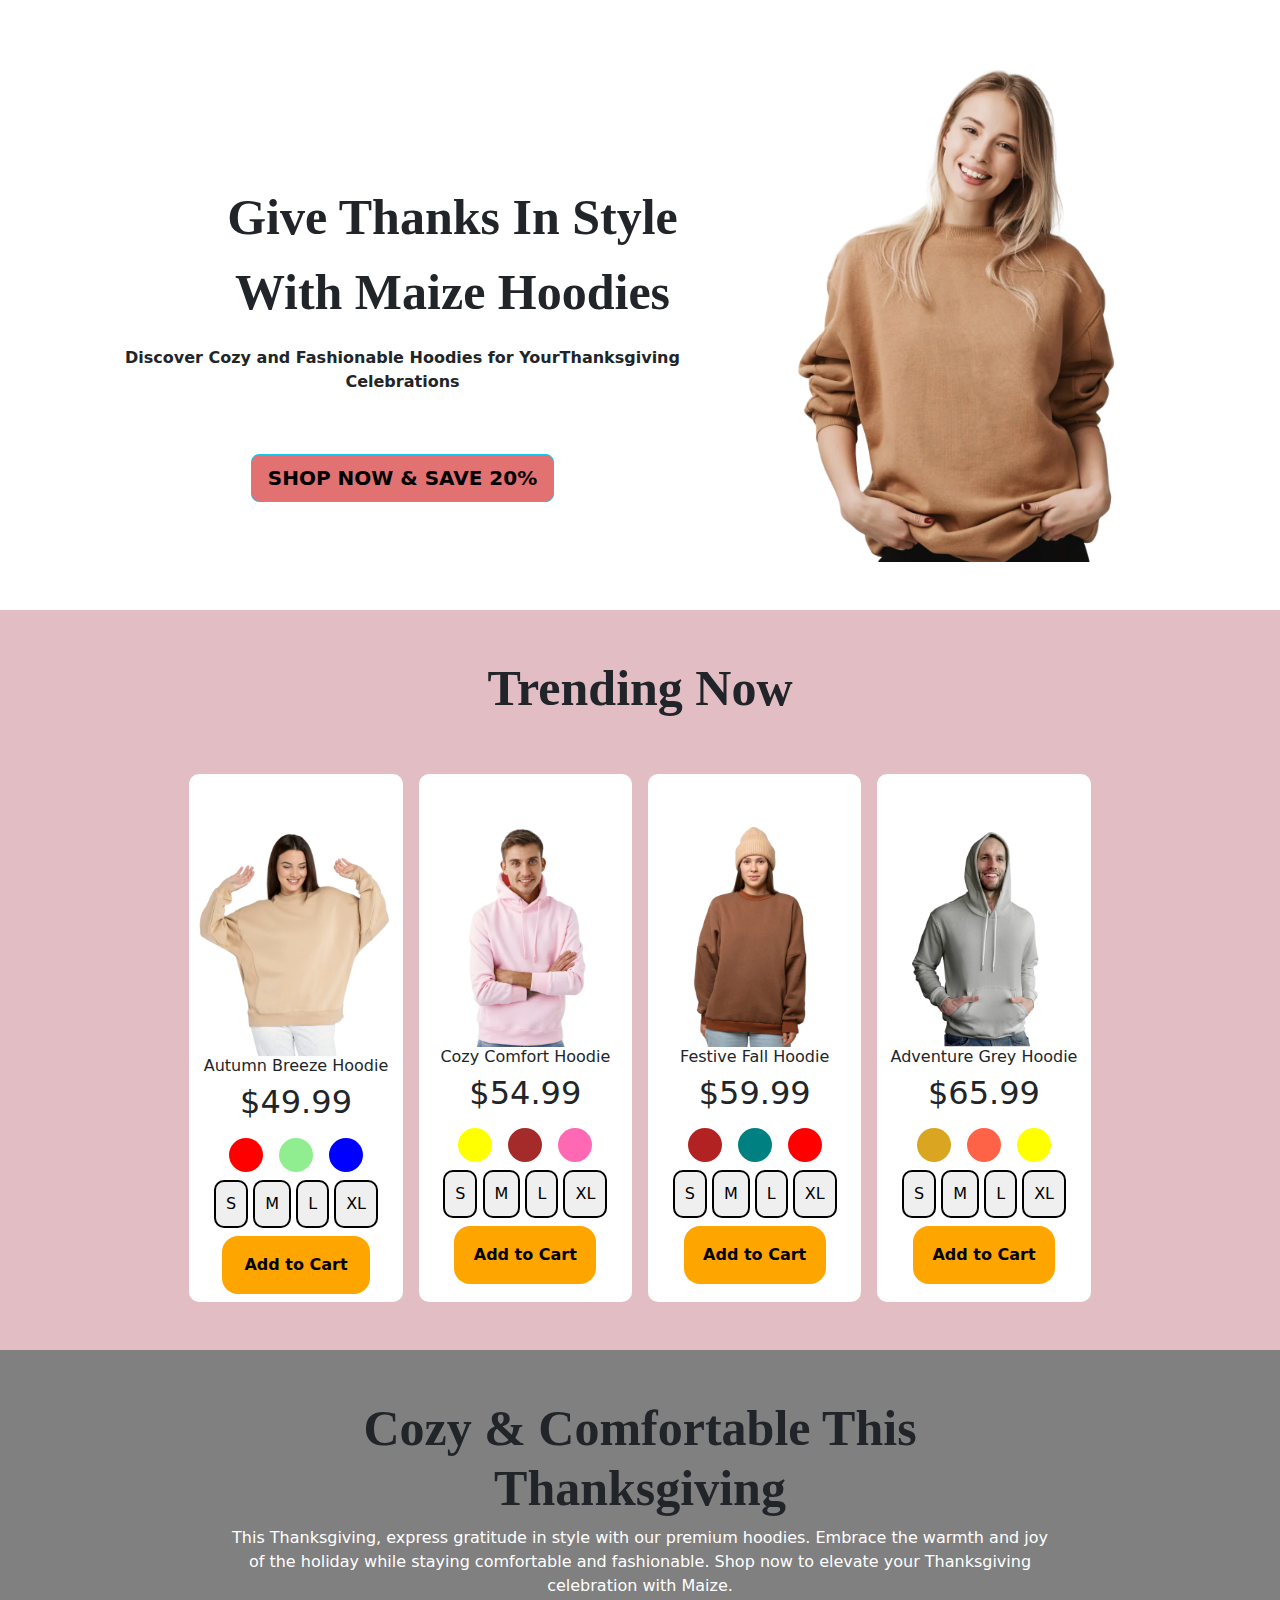
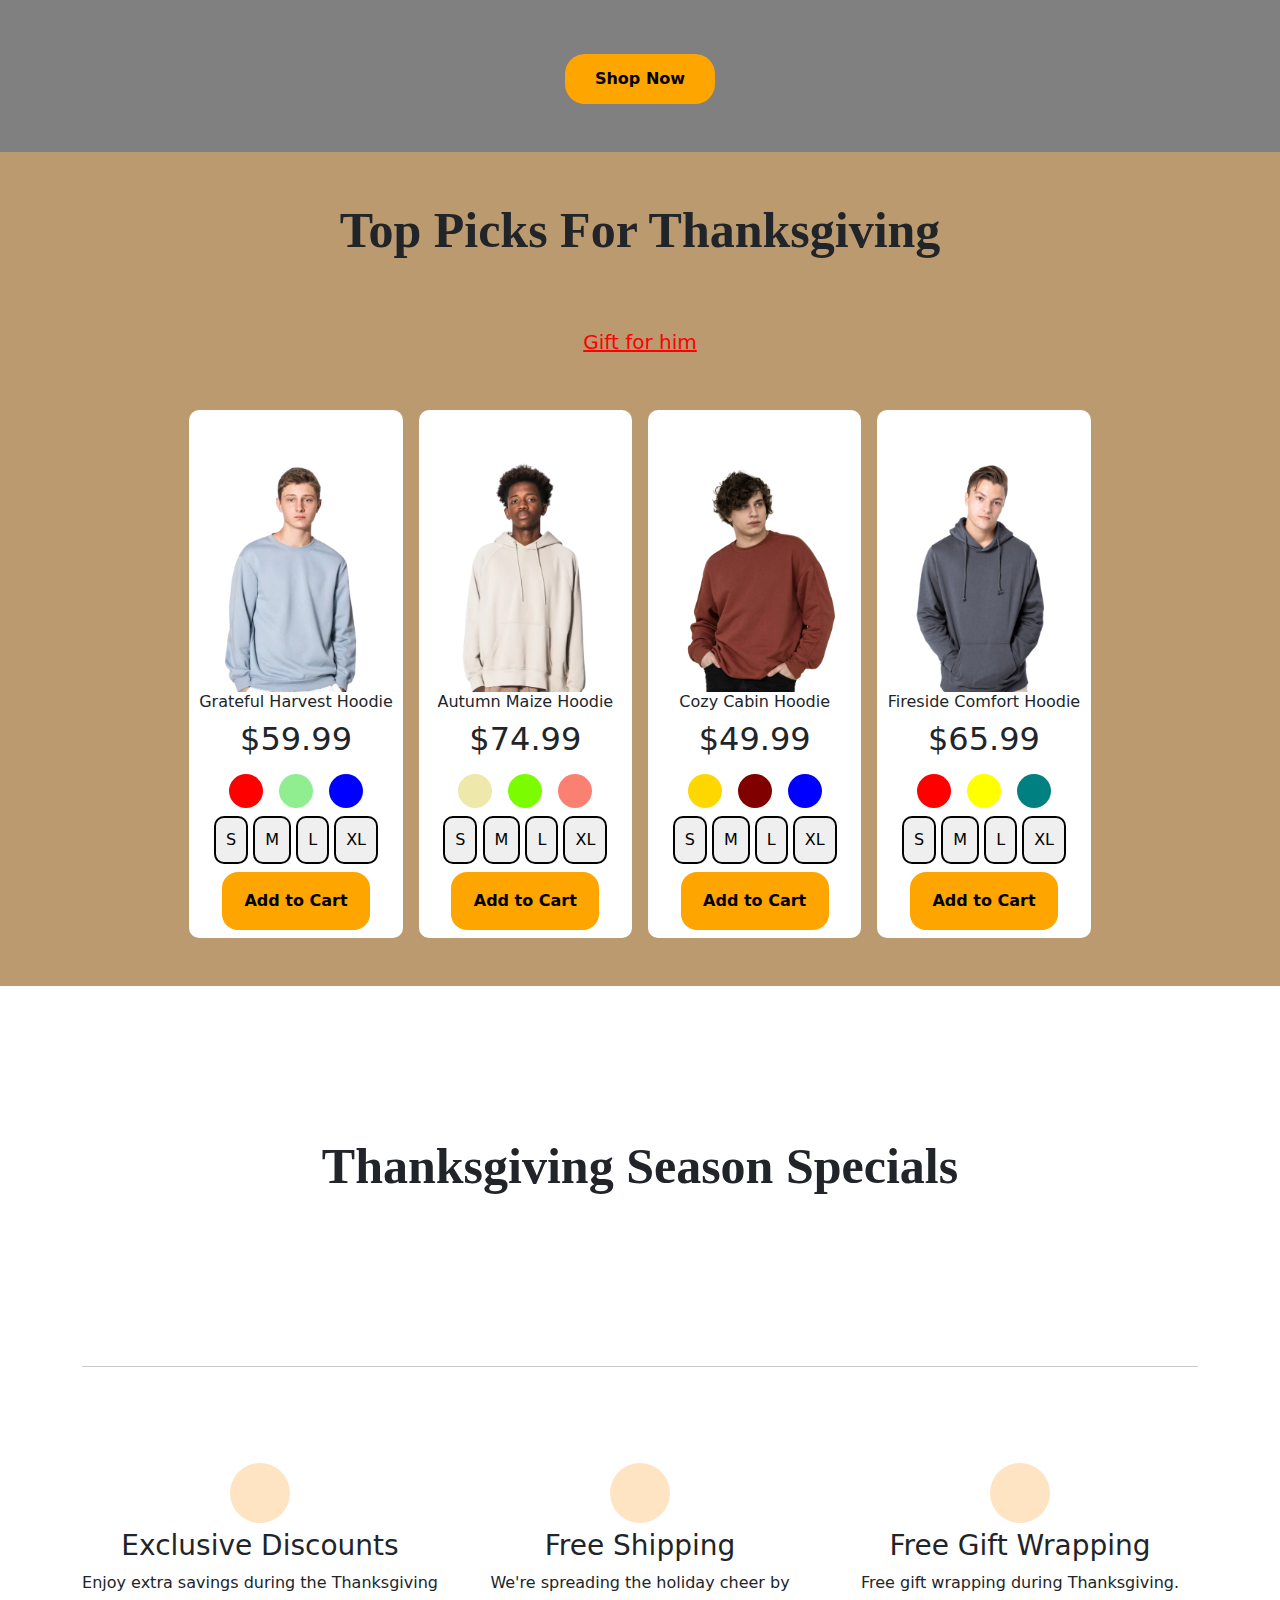
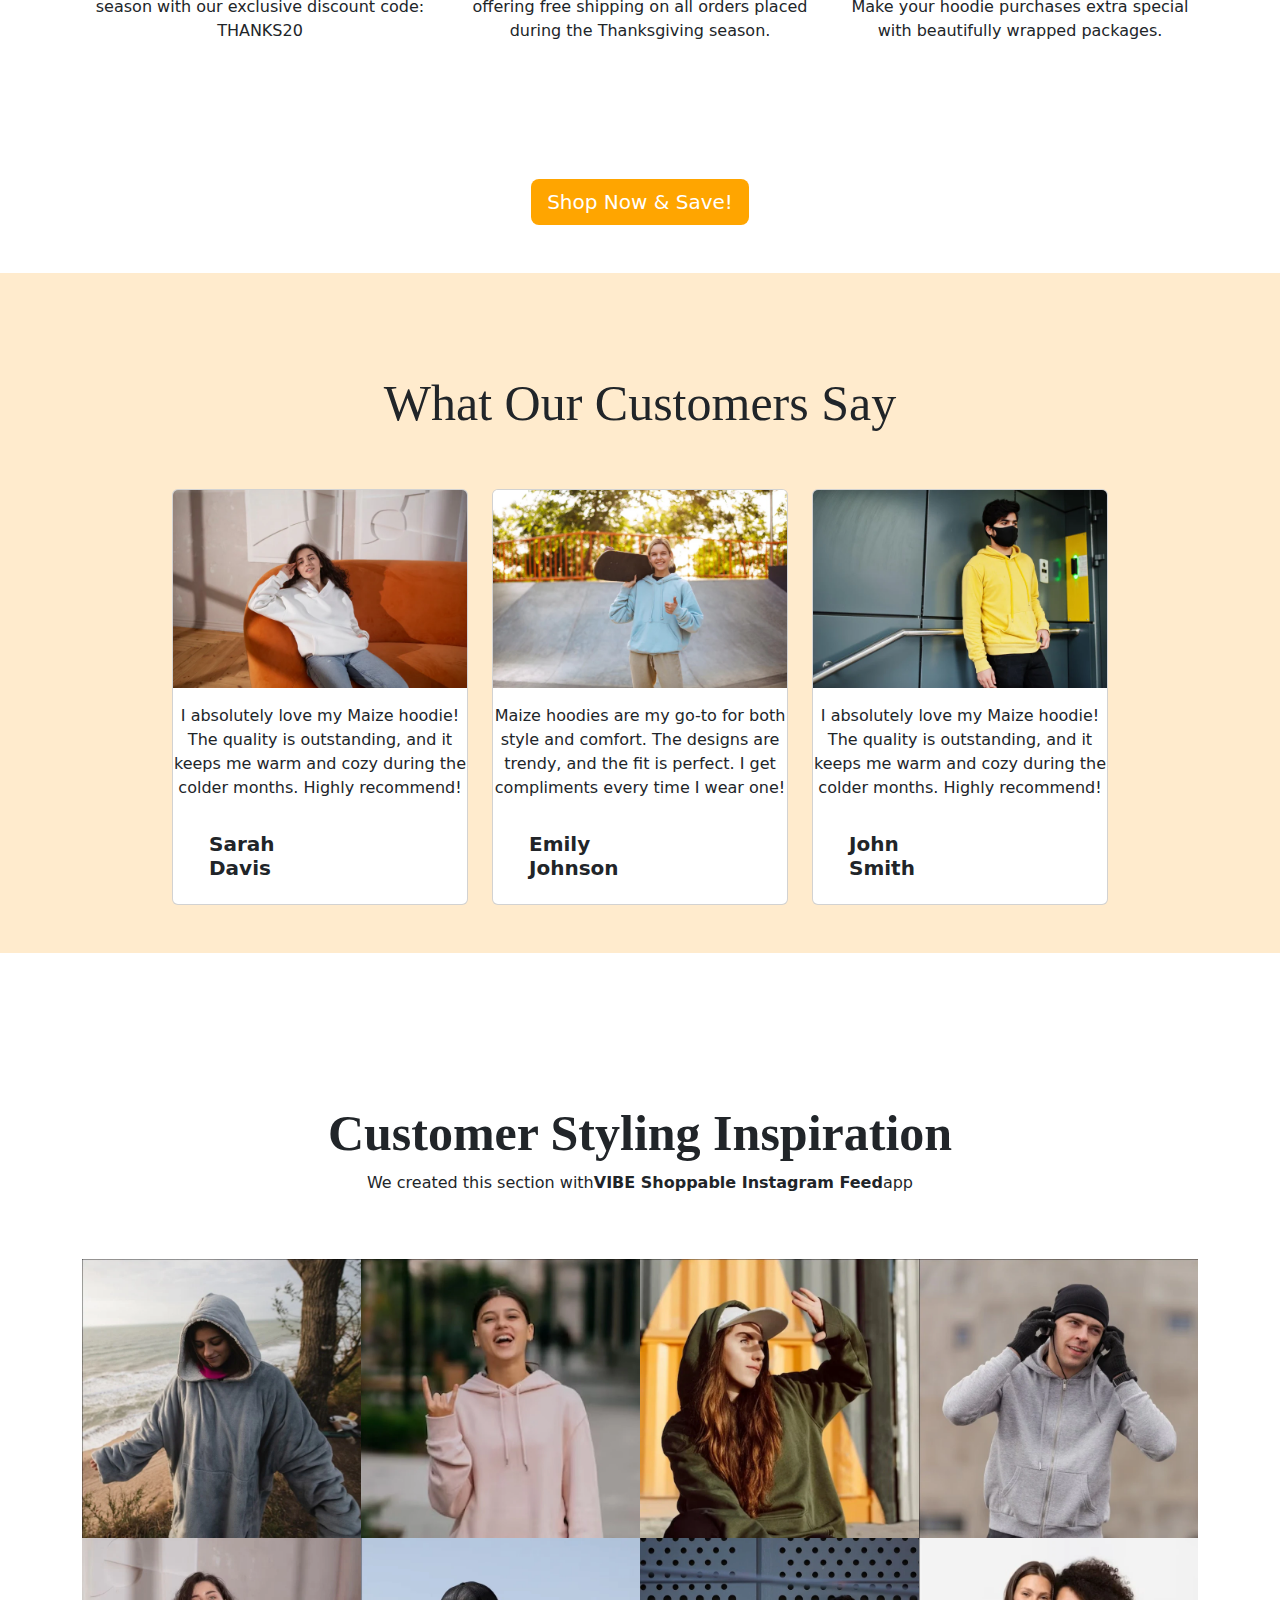
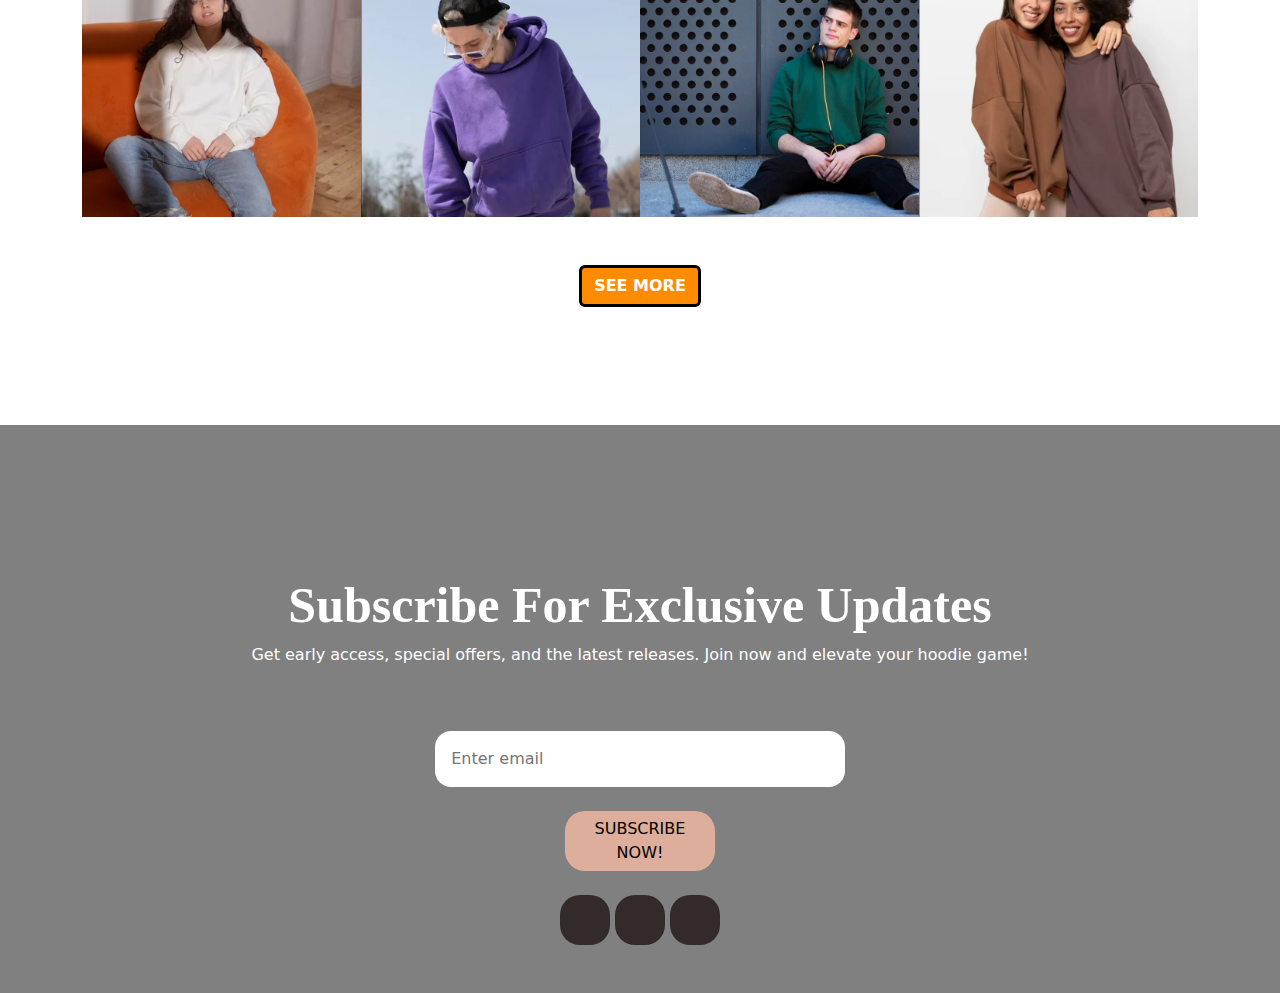
<file: Chaman-shopy/index.html>
<!DOCTYPE html>
<html lang="en">

<head>
    <meta charset="UTF-8">
    <meta name="viewport" content="width=device-width, initial-scale=1.0">
    <title>Document</title>
    <link rel="stylesheet" href="https://cdnjs.cloudflare.com/ajax/libs/font-awesome/6.6.0/css/all.min.css"
        integrity="sha512-Kc323vGBEqzTmouAECnVceyQqyqdsSiqLQISBL29aUW4U/M7pSPA/gEUZQqv1cwx4OnYxTxve5UMg5GT6L4JJg=="
        crossorigin="anonymous" referrerpolicy="no-referrer" />
    <link href="https://cdn.jsdelivr.net/npm/bootstrap@5.3.3/dist/css/bootstrap.min.css" rel="stylesheet"
        integrity="sha384-QWTKZyjpPEjISv5WaRU9OFeRpok6YctnYmDr5pNlyT2bRjXh0JMhjY6hW+ALEwIH" crossorigin="anonymous">
    <link rel="stylesheet" href="index.css">
</head>

<body>
    <div class="container">
        <div class="row">
            <div class="col-lg-7 col-md-6 col-sm-12">
                <center>
                    <div class="txt1">
                        <p style="width: auto; height: auto; margin-top: 120px; margin-left:100px; font-size: 50px;">
                            <b>Give Thanks In Style With Maize Hoodies</b>
                        </p>
                    </div>
                    <p> <b>Discover Cozy and Fashionable Hoodies for YourThanksgiving Celebrations</b></p>
                    <div class="btn1">
                        <button type="button" class="btn btn-info btn-lg"><b>SHOP NOW & SAVE 20%</b></button>
                    </div>
            </div>
            </center>
            <div class="col-lg-5 col-md-6 col-sm-12 pt-5">
                <img src="portrait-cheerful-people-man-woman-basic-clothing-smiling_copy_2.webp" class="img-fluid"
                    alt="">
            </div>
        </div>
    </div>
    <div class="container-fluid pt-5">
        <div class="row" style="background-color:rgb(226, 190, 196);">
            <div class="col-lg-12 col-md-12 col-sm-12 text-center pt-5 txt3">
                <h1><b>Trending Now</b></h1>
            </div>
        </div>
    </div>
    <div class="container-fluid">
        <div class="row justify-content-center gap-3 pt-5 pb-5" style="background-color: rgb(226, 190, 196);">
            <div class="col-lg-2 col-md-3 col-sm-12 pt-5 px-2 colors"
                style="background-color: white; border-radius: 10px;">
                <img src="Untitleddesign_1.webp" class="img-fluid" alt="">
                <center>
                    <h6>Autumn Breeze Hoodie</h6>
                    <h2>$49.99</h2>
                    <button style="background-color: red;"></button><button
                        style="background-color:lightgreen;"></button><button style="background-color: blue;"></button>
                    <br>
                    <input type="button" value="S"> <input type="button" value="M"> <input type="button" value="L">
                    <input type="button" value="XL">
                    <button type="button" class="btn-btn-danger rounded-4 w-75  Add cart"><b>Add to Cart</b></button>
                </center>
            </div>
            <div class="col-lg-2 col-md-3 col-sm-12 pt-5 colors" style="background-color: white; border-radius: 10px;">
                <img src="Untitleddesign_2.webp" class="img-fluid" alt="">
                <center>
                    <h6>Cozy Comfort Hoodie</h6>
                    <h2>$54.99</h2>
                    <button style="background-color:yellow;"></button><button
                        style="background-color:brown;"></button><button style="background-color:hotpink;"></button>
                    <br>
                    <input type="button" value="S"> <input type="button" value="M"> <input type="button" value="L">
                    <input type="button" value="XL">
                    <button type="button" class="btn-btn-danger rounded-4 w-75  Add cart"><b>Add to Cart</b></button>
                </center>
            </div>
            <div class="col-lg-2 col-md-3 col-sm-12 pt-5 colors" style="background-color: white; border-radius: 10px;">
                <img src="Untitleddesign_4.webp" class="img-fluid" alt="">
                <center>
                    <h6>Festive Fall Hoodie</h6>
                    <h2>$59.99</h2>
                    <button style="background-color:firebrick;"></button><button
                        style="background-color:teal;"></button><button style="background-color:red;"></button>
                    <br>
                    <input type="button" value="S"> <input type="button" value="M"> <input type="button" value="L">
                    <input type="button" value="XL">
                    <button type="button" class="btn-btn-danger rounded-4 w-75  Add cart"><b>Add to Cart</b></button>
                </center>
            </div>
            <div class="col-lg-2 col-md-3 col-sm-12 pt-5 colors" style="background-color: white; border-radius: 10px;">
                <img src="Untitleddesign_3.webp" class="img-fluid" alt="">
                <center>
                    <h6>Adventure Grey Hoodie</h6>
                    <h2>$65.99</h2>
                    <button style="background-color:goldenrod;"></button><button
                        style="background-color:tomato;"></button><button style="background-color:yellow;"></button>
                    <br>
                    <input type="button" value="S"> <input type="button" value="M"> <input type="button" value="L">
                    <input type="button" value="XL">
                    <button type="button" class="btn-btn-danger rounded-4 w-75  Add cart"><b>Add to Cart</b></button>
                </center>
            </div>
        </div>
    </div>
    <div class="container-fluid">
        <div class="row pb-5" style="background-color: gray;">
            <div class="col-lg-12 col-md-12 col-sm-12 text-center pt-5 txt3">
                <h1><b>Cozy & Comfortable This<br>
                        Thanksgiving</b></h1>
                <p style="color: white;">This Thanksgiving, express gratitude in style with our premium hoodies. Embrace
                    the warmth and joy<br> of
                    the holiday while staying comfortable and fashionable. Shop now to elevate your Thanksgiving<br>
                    celebration with Maize.</p>
                <button><b>Shop Now</b></button>
            </div>
        </div>
    </div>
    <div class="container-fluid">
        <div class="row" style="background-color:  rgb(187, 154, 111);">
            <div class="col-lg-12 col-md-12 col-sm-12 text-center pt-5 txt3">
                <h1><b>Top Picks For Thanksgiving</b></h1>
                <h5><u>Gift for him</u></h5>
            </div>
        </div>
    </div>
    <div class="container-fluid">
        <div class="row  justify-content-center gap-3 pt-5 pb-5" style="background-color: rgb(187, 154, 111);">
            <div class="col-lg-2 col-md-3 col-sm-12 pt-5 px-2 colors"
                style="background-color: white; border-radius: 10px;">
                <img src="1.webp" class="img-fluid" alt="">
                <center>
                    <h6>Grateful Harvest Hoodie</h6>
                    <h2>$59.99</h2>
                    <button style="background-color: red;"></button><button
                        style="background-color:lightgreen;"></button><button style="background-color: blue;"></button>
                    <br>
                    <input type="button" value="S"> <input type="button" value="M"> <input type="button" value="L">
                    <input type="button" value="XL">
                    <button type="button" class="btn-btn-danger rounded-4 w-75  Add cart"><b>Add to Cart</b></button>
                </center>
            </div>
            <div class="col-lg-2 col-md-3 col-sm-12 pt-5 px-2 colors"
                style="background-color: white; border-radius: 10px;">
                <img src="2.webp" class="img-fluid" alt="">
                <center>
                    <h6>Autumn Maize Hoodie</h6>
                    <h2>$74.99</h2>
                    <button style="background-color:palegoldenrod;"></button><button
                        style="background-color:lawngreen;"></button><button style="background-color:salmon;"></button>
                    <br>
                    <input type="button" value="S"> <input type="button" value="M"> <input type="button" value="L">
                    <input type="button" value="XL">
                    <button type="button" class="btn-btn-danger rounded-4 w-75  Add cart"><b>Add to Cart</b></button>
                </center>
            </div>
            <div class="col-lg-2 col-md-3 col-sm-12 pt-5 px-2 colors"
                style="background-color: white; border-radius: 10px;">
                <img src="3.webp" class="img-fluid" alt="">
                <center>
                    <h6>Cozy Cabin Hoodie</h6>
                    <h2>$49.99</h2>
                    <button style="background-color: gold;"></button><button
                        style="background-color:maroon;"></button><button style="background-color: blue;"></button>
                    <br>
                    <input type="button" value="S"> <input type="button" value="M"> <input type="button" value="L">
                    <input type="button" value="XL">
                    <button type="button" class="btn-btn-danger rounded-4 w-75  Add cart"><b>Add to Cart</b></button>
                </center>
            </div>
            <div class="col-lg-2 col-md-3 col-sm-12 pt-5 px-2 colors"
                style="background-color: white; border-radius: 10px;">
                <img src="4.webp" class="img-fluid" alt="">
                <center>
                    <h6>Fireside Comfort Hoodie</h6>
                    <h2>$65.99</h2>
                    <button style="background-color: red;"></button><button
                        style="background-color:yellow;"></button><button style="background-color: teal;"></button>
                    <br>
                    <input type="button" value="S"> <input type="button" value="M"> <input type="button" value="L">
                    <input type="button" value="XL">
                    <button type="button" class="btn-btn-danger rounded-4 w-75  Add cart"><b>Add to Cart</b></button>
                </center>
            </div>
        </div>
    </div>
    <div class="container">
        <div class="row">
            <div class="col-lg-12 col-md-12 col-sm-12 text-center txt4">
                <h1><b>Thanksgiving Season Specials</b></h1>
                <hr>
            </div>
        </div>
    </div>
    <div class="container">
        <div class="row design">
            <div class="col-lg-4 col-md-4 col-sm-12 btn8">
                <center>
                    <button> <i class="fa-solid fa-tags"></i> </button>
                    <h3>Exclusive Discounts</h3>
                    <p>Enjoy extra savings during the Thanksgiving season with our exclusive discount code: THANKS20</p>
                </center>
            </div>
            <div class="col-lg-4 col-md-4 col-sm-12 btn8">
                <center>
                    <button><i class="fa-solid fa-truck-fast"></i></button>
                    <h3>Free Shipping</h3>
                    <p>We're spreading the holiday cheer by offering free shipping on all orders placed during the
                        Thanksgiving season.</p>
                </center>
            </div>
            <div class="col-lg-4 col-md-4 col-sm-12 btn8">
                <center>
                    <button><i class="fa-solid fa-gift"></i></button>
                    <h3>Free Gift Wrapping</h3>
                    <p>Free gift wrapping during Thanksgiving. Make your hoodie purchases extra special with beautifully
                        wrapped packages.</p>
                </center>
            </div>
        </div>
    </div>
    <div class="container">
        <div class="row">
            <div class="col-lg-12 col-md-12 col-sm-12 botn pb-5">
                <center>
                    <button type="button" class="btn btn-primary btn-lg" style="border: 0; ok">Shop Now & Save!</button>
                </center>
            </div>
        </div>
    </div>
    <div class="container-fluid">
        <div class="row clr">
            <div class="col-lg-12 col-md-12 col-sm-12 txt10">
                <h1>What Our Customers Say</h1>
            </div>
        </div>
    </div>
    <div class="container-fluid bgcolor">
        <div class="row row-cols-1 row-cols-md-2 g-4 pt-5 pb-5 justify-content-center">
            <div class="col-lg-3 col-md-3 col-sm-12">
                <div class="card pb-3">
                    <img src="A.webp" class="card-img-top" alt="...">
                    <p class="card-text text-center pt-3">I absolutely love my Maize hoodie! The quality is outstanding,
                        and it
                        keeps me
                        warm and cozy during the colder months. Highly recommend!</p>
                    <div class="container">
                        <div class="row px-4 pt-3">
                            <div class="col-lg-6 col-md-6">
                                <h5> <b>Sarah Davis</b></h5>
                            </div>
                            <div class="col-lg-6 col-md-6">
                                <span class="fa fa-star checked"></span>
                                <span class="fa fa-star checked"></span>
                                <span class="fa fa-star checked"></span>
                                <span class="fa fa-star checked"></span>
                                <span class="fa fa-star checked"></span>
                            </div>
                        </div>
                    </div>
                </div>
            </div>
            <div class="col-lg-3 col-md-3 col-sm-12">
                <div class="card pb-3">
                    <img src="B.webp" class="card-img-top" alt="...">
                    <p class="card-text text-center pt-3">Maize hoodies are my go-to for both style and comfort. The
                        designs are trendy,
                        and the fit is perfect. I get compliments every time I wear one!</p>
                    <div class="container">
                        <div class="row px-4 pt-3">
                            <div class="col-lg-6 col-md-6">
                                <h5> <b>Emily Johnson</b></h5>
                            </div>
                            <div class="col-lg-6 col-md-6 ">
                                <span class="fa fa-star checked"></span>
                                <span class="fa fa-star checked"></span>
                                <span class="fa fa-star checked"></span>
                                <span class="fa fa-star checked"></span>
                                <span class="fa fa-star checked"></span>
                            </div>
                        </div>
                    </div>
                </div>
            </div>
            <div class="col-lg-3 col-md-3 col-sm-12">
                <div class="card pb-3">
                    <img src="C.webp" class="card-img-top" alt="...">
                    <p class="card-text text-center pt-3">I absolutely love my Maize hoodie! The quality is outstanding,
                        and it keeps me
                        warm and cozy during the colder months. Highly recommend!</p>
                    <div class="container">
                        <div class="row px-4 pt-3">
                            <div class="col-lg-6 col-md-6">
                                <h5> <b>John <br> Smith</b></h5>
                            </div>
                            <div class="col-lg-6 col-md-6">
                                <span class="fa fa-star checked"></span>
                                <span class="fa fa-star checked"></span>
                                <span class="fa fa-star checked"></span>
                                <span class="fa fa-star checked"></span>
                                <span class="fa fa-star checked"></span>
                            </div>
                        </div>
                    </div>
                </div>
            </div>
        </div>
    </div>
    <div class="container">
        <div class="row">
            <div class="col-lg-12 col-md-12 col-sm-12 text-center txt4 pb-5">
                <h1><b>Customer Styling Inspiration</b></h1>
                <p>We created this section with<b>VIBE Shoppable Instagram Feed</b>app</p>
            </div>
        </div>
    </div>
    <div class="container">
        <div class="row g-0">
            <div class="col-lg-3 col-md-3 col-sm-3">
                <img src="no1.webp" class="img-fluid" alt="">
            </div>
            <div class="col-lg-3 col-md-3 col-sm-3">
                <img src="no2.webp" class="img-fluid" alt="">
            </div>
            <div class="col-lg-3 col-md-3 col-sm-3">
                <img src="no4.webp" class="img-fluid" alt="">
            </div>
            <div class="col-lg-3 col-md-3 col-sm-3">
                <img src="no3.webp" class="img-fluid" alt="">
            </div>
        </div>
    </div>
    <div class="container">
        <div class="row g-0 pb-5">
            <div class="col-lg-3 col-md-3 col-sm-3">
                <img src="no5.webp" class="img-fluid" alt="">
            </div>
            <div class="col-lg-3 col-md-3 col-sm-3">
                <img src="no6.webp" class="img-fluid" alt="">
            </div>
            <div class="col-lg-3 col-md-3 col-sm-3">
                <img src="no7.webp" class="img-fluid" alt="">
            </div>
            <div class="col-lg-3 col-md-3 col-sm-3">
                <img src="no8.webp" class="img-fluid" alt="">
            </div>
        </div>
        <div class="container">
            <div class="row pb-5">
                <div class="col-lg-12 col-md-12 col-sm-12 text-center SEE">
                    <button type="button" class="btn btn-danger"> <b>SEE MORE</b></button>
                </div>
            </div>
        </div>
    </div>
    <div class="container-fluid placed">
        <div class="row login">
            <div class="col-lg-12 col-md-12 col-sm-12 text-center txt5 pb-5">
                <h1><b>Subscribe For Exclusive Updates</b></h1>
                <p>Get early access, special offers, and the latest releases. Join now and elevate your hoodie game!</p>
            </div>
        </div>
        <div class="container">
            <div class="row pb-5 justify-content-center">
                <div class="col-lg-6 col-md-6 co-sm-6 text-center">
                    <input type="email" placeholder="Enter email" class="w-75 p-3 rounded-4 border-0">
                    <br>
                    <br>
                    <button
                        style="background-color: rgb(221, 174, 156); width: 150PX; height: 60PX; border: 0; border-radius: 20px;">SUBSCRIBE<BR>NOW!</button>
                    <br>
                    <br>
                    <div class="contener">
                        <div class="row justify-content-center " >
                         
                            <button class="font-awesome"> <i class="fa-brands fa-facebook"></i> </button>&nbsp;
                         
                    
                            <button class="font-awesome2"> <i class="fa-brands fa-square-instagram"></i></button>&nbsp;
                            <button class="font-awesome3"><i class="fa-brands fa-twitter"></i></button>
                        </div>
                        </div>
                    </div>
                </div>   
            </div>
        </div>
    </div>









    <script src="https://cdn.jsdelivr.net/npm/bootstrap@5.3.3/dist/js/bootstrap.bundle.min.js"
        integrity="sha384-YvpcrYf0tY3lHB60NNkmXc5s9fDVZLESaAA55NDzOxhy9GkcIdslK1eN7N6jIeHz"
        crossorigin="anonymous"></script>
</body>

</html>
</file>
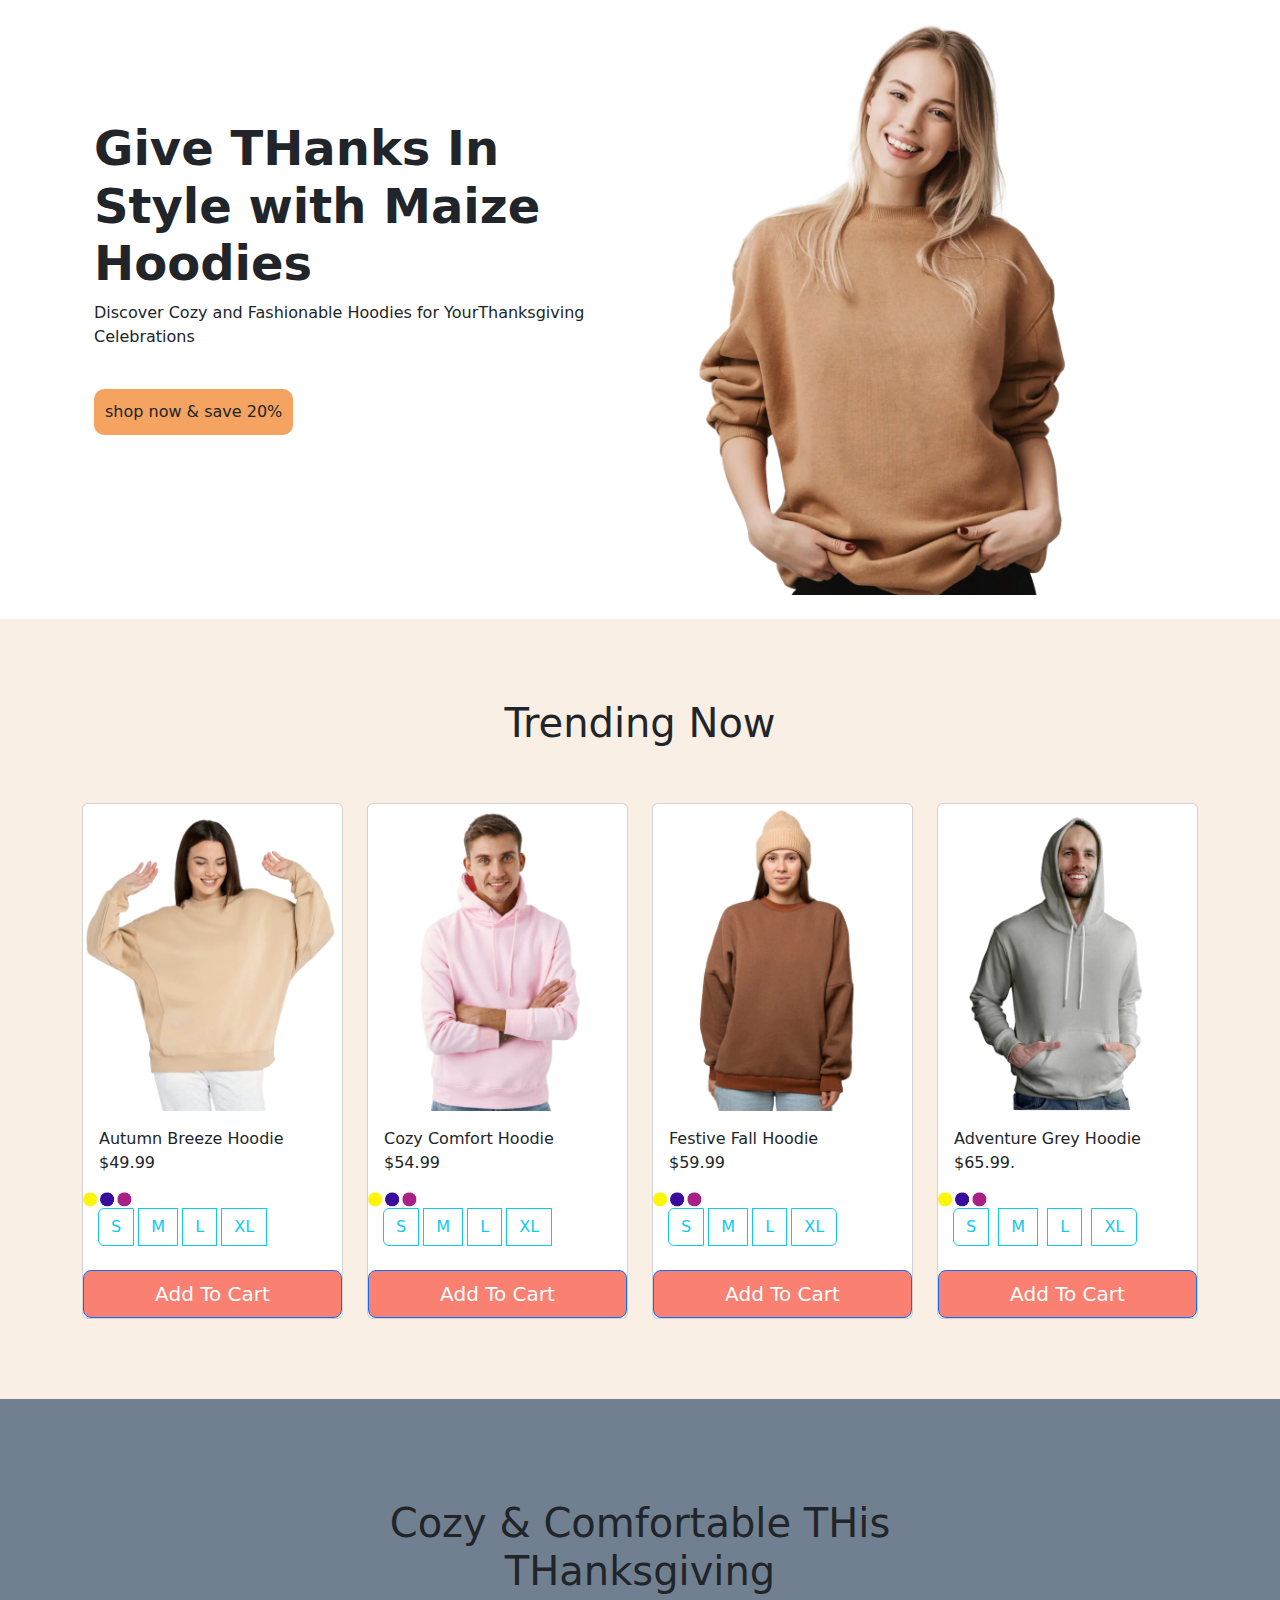
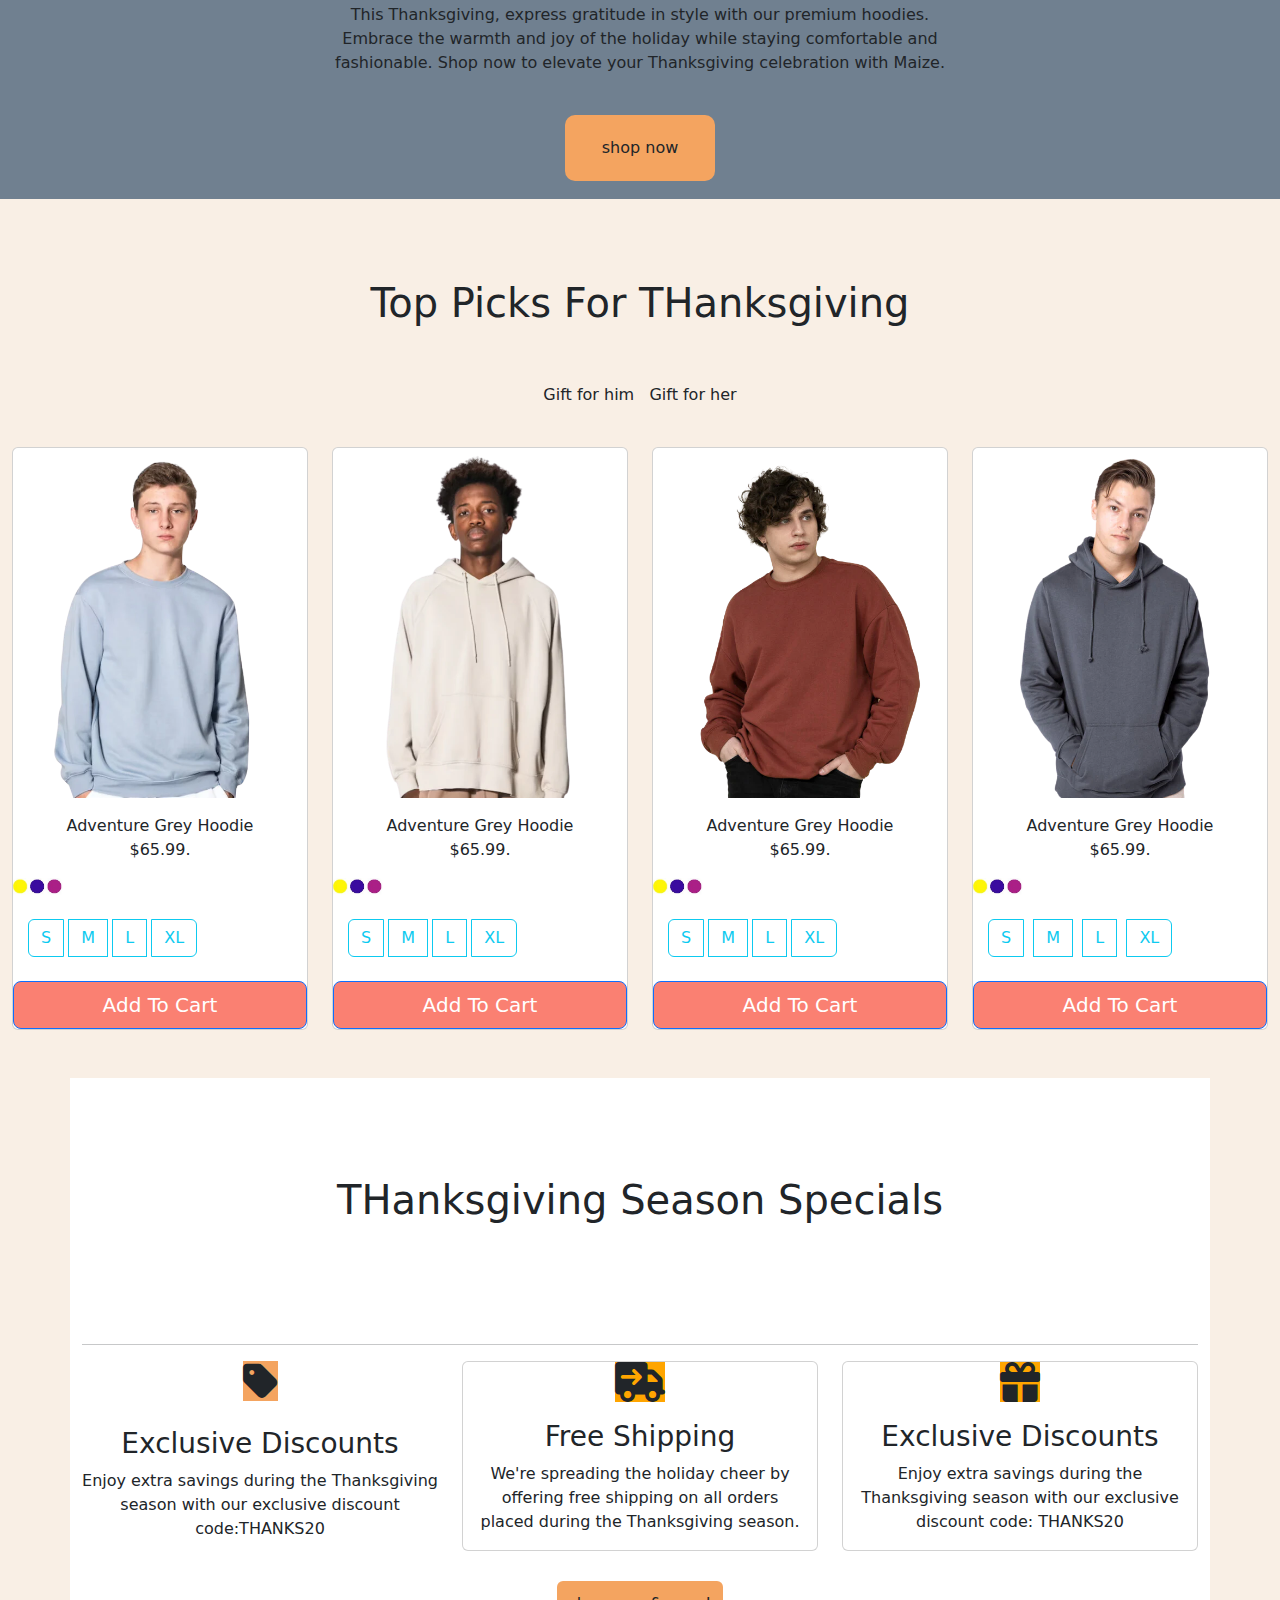
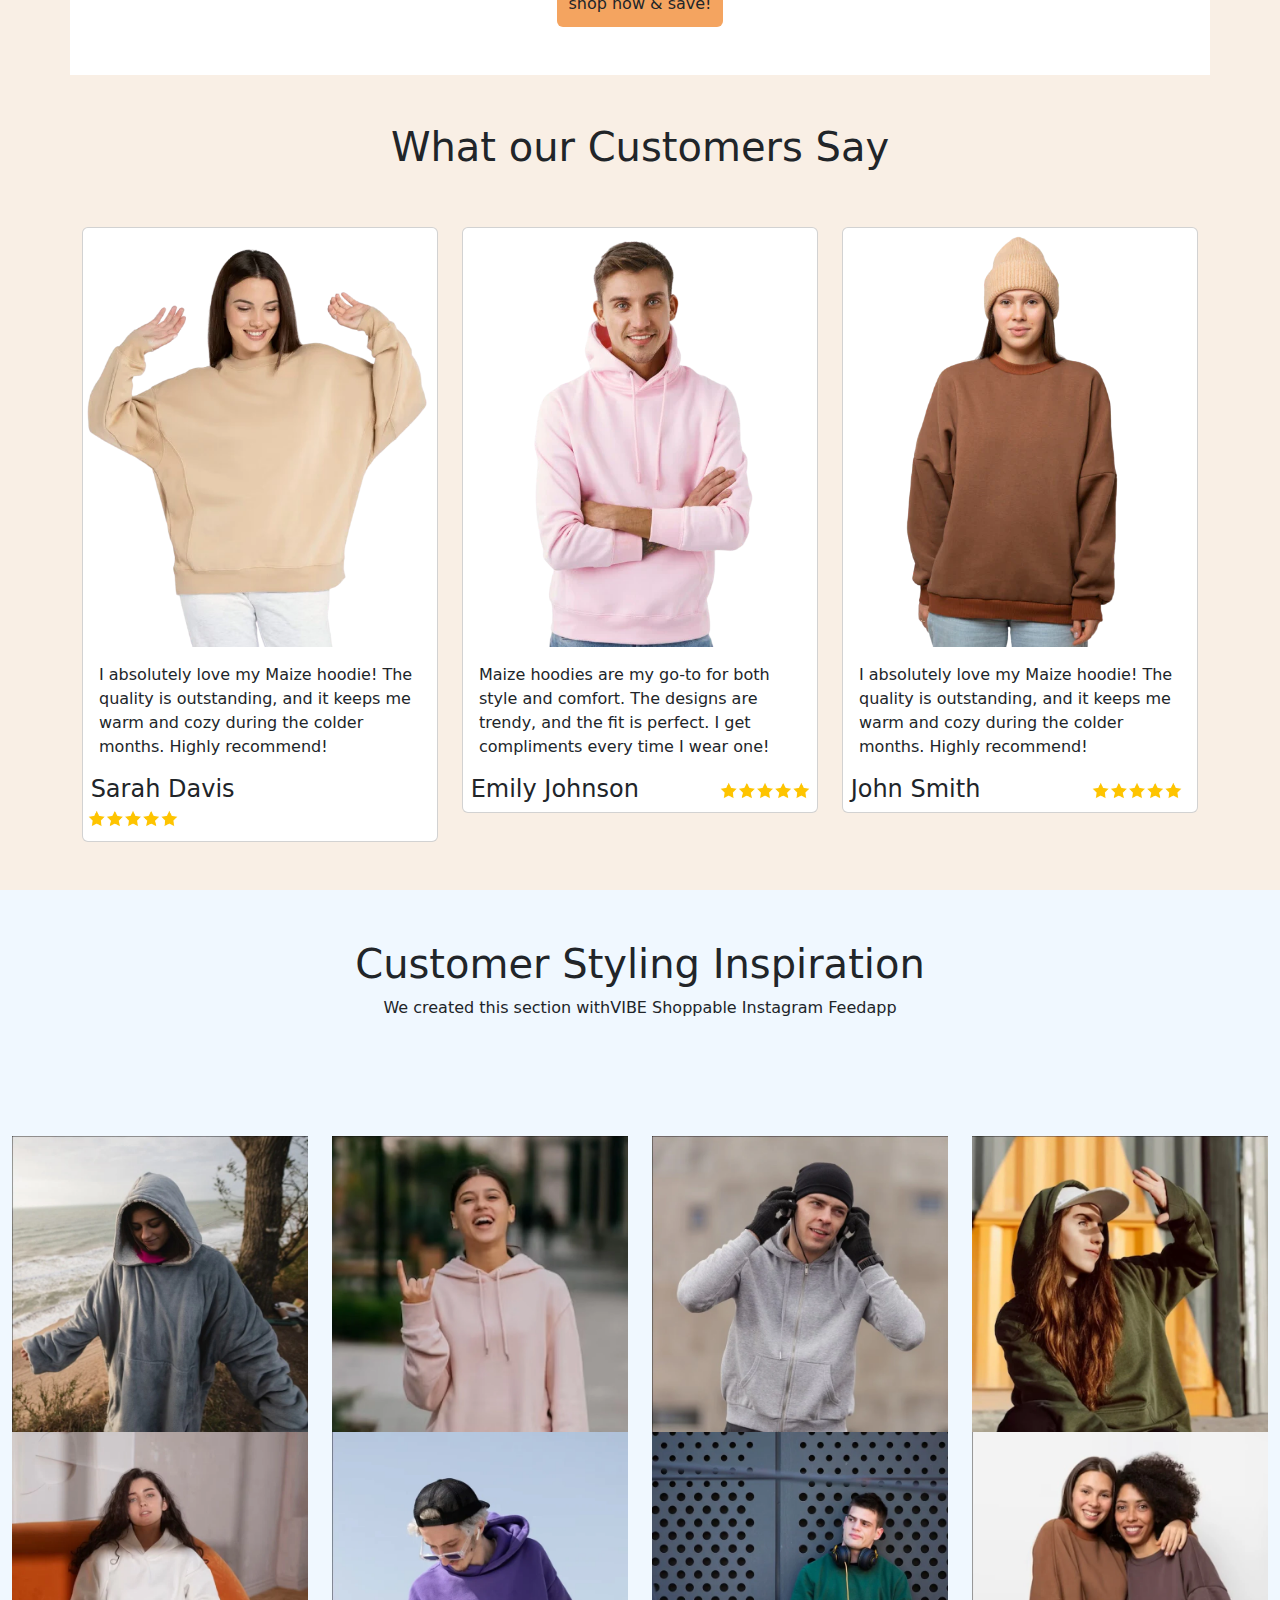
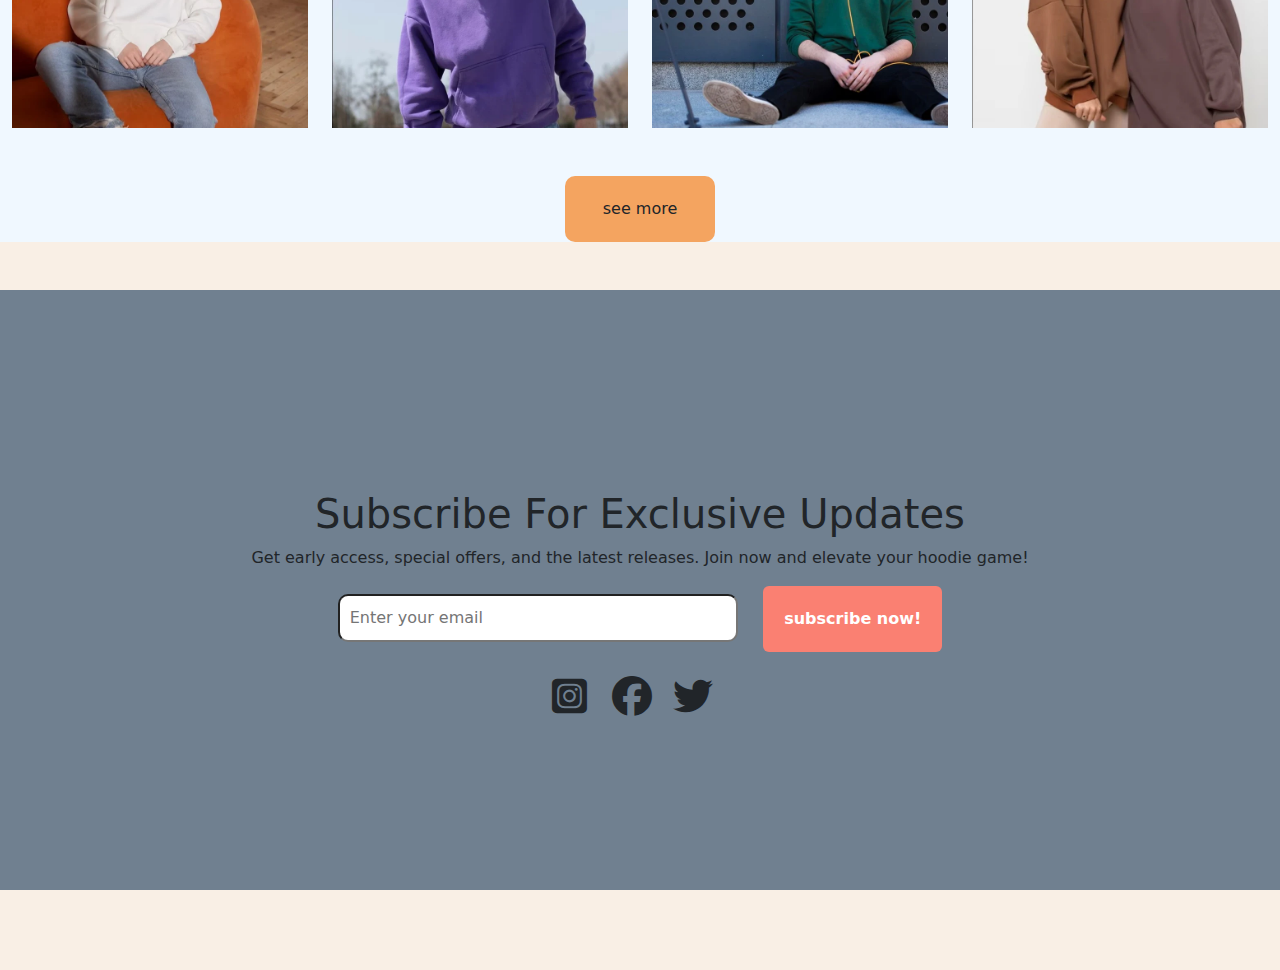
<file: maize thanksgiving-projuct/maize.html>
<!DOCTYPE html>
<html lang="en">

<head>
    <meta charset="UTF-8">
    <meta name="viewport" content="width=device-width, initial-scale=1.0">
    <title>Document</title>
    <link href="https://cdn.jsdelivr.net/npm/bootstrap@5.3.3/dist/css/bootstrap.min.css" rel="stylesheet"
        integrity="sha384-QWTKZyjpPEjISv5WaRU9OFeRpok6YctnYmDr5pNlyT2bRjXh0JMhjY6hW+ALEwIH" crossorigin="anonymous">
    <link rel="stylesheet" href="maize.css">
    <link rel="stylesheet" href="https://cdnjs.cloudflare.com/ajax/libs/font-awesome/6.6.0/css/all.min.css">

</head>

<body>
    <div class="container">
        <div class="row d-flex container align-item-center">
            <div class="col-lg-6 col-md-6 col-sm-12 text-center text-md-start">
                <h1 style="padding-top: 120px;" class="display-5 fw-bold">Give THanks In Style with Maize Hoodies</h1>
                <p>Discover Cozy and Fashionable Hoodies for YourThanksgiving Celebrations</p>
                <br>

                <button type="button" class="pabb btn">shop now & save 20%</button>

            </div>
            <div class=" col-lg-6 col-md-6 col-sm-12">
                <img src="all-img/maize thanksgiving-giral-big.webp" class="img-fluid" alt="...">
            </div>
        </div>
    </div>
    <br>
    <div style="background-color: #F9EFE5; padding-top: 80px; padding-bottom: 80px;">
        <div class="container">
            <h1 style="display: flex; justify-content: center;">Trending Now</h1>
            <br><br>
            <div class="row justify-content-center">
                <div class="col-lg-3 col-12 col-sm-12">
                    <div class="card">
                        <img src="all-img/maize thanksgiving -1 img.webp" class="card-img-top" alt="...">
                        <div class="card-body">
                            <p class="card-text">Autumn Breeze Hoodie<br>
                                $49.99</p>
                        </div>
                        <img src="all-img/three color in one.jpg" class="card-img-top" alt="..." style="width: 50px;">
                        <div class="btn-group butxzy " role="group" aria-label="Basic outlined example">
                            <button type="button" class="btn btn-outline-info">S</button>&nbsp;
                            <button type="button" class="btn btn-outline-info">M</button>&nbsp;
                            <button type="button" class="btn btn-outline-info">L</button>&nbsp;
                            <button type="button" class="btn btn-outline-info">XL</button>&nbsp;
                            <br>
                        </div>
                        <br>
                        <button type="button" class="btn btn-primary btn-lg" style="background-color:salmon;">Add To
                            Cart</button>
                    </div>
                </div>
                <div class="col-lg-3 col-12 col-sm-12">
                    <div class="card">
                        <img src="all-img/maize thanksgiving-2img.webp" class="card-img-top" alt="...">
                        <div class="card-body">
                            <p class="card-text">Cozy Comfort Hoodie<br>
                                $54.99</p>
                        </div>
                        <img src="all-img/three color in one.jpg" class="card-img-top" alt="..." style="width: 50px;">
                        <div class="btn-group sapna" role="group" aria-label="Basic outlined example">
                            <button type="button" class="btn btn-outline-info">S</button>&nbsp;
                            <button type="button" class="btn btn-outline-info">M</button>&nbsp;
                            <button type="button" class="btn btn-outline-info">L</button>&nbsp;
                            <button type="button" class="btn btn-outline-info">XL</button>&nbsp;
                            <br>

                        </div>
                        <br>
                        <button type="button" class="btn btn-primary btn-lg " style="background-color: salmon;">Add To
                            Cart</button>
                    </div>
                </div>
                <div class="col-lg-3 col-12 col-sm-12">
                    <div class="card">
                        <img src="all-img/maize thanksgiving-3img.webp" class="card-img-top" alt="...">
                        <div class=" card-body">
                            <p class="card-text">Festive Fall Hoodie<br>
                                $59.99</p>
                        </div>
                        <img src="all-img/three color in one.jpg" class="card-img-top" alt="..." style="width: 50px;">
                        <div class="btn-group apple" role="group" aria-label="Basic outlined example">
                            <button type="button" class="btn btn-outline-info">S</button>&nbsp;
                            <button type="button" class="btn btn-outline-info">M</button>&nbsp;
                            <button type="button" class="btn btn-outline-info">L</button>&nbsp;
                            <button type="button" class="btn btn-outline-info">XL</button>&nbsp;
                            
                        </div>
                        <br>
                        <button type="button" class="btn btn-primary btn-lg" style="background-color: salmon;">Add To
                            Cart</button>
                    </div>
                </div>
                <div class="col-lg-3 col-12 col-sm-12">
                    <div class="card">
                        <img src="all-img/maize thanksgiving-4img.webp" class="card-img-top" alt="...">
                        <div class="card-body">
                            <p class="card-text">Adventure Grey Hoodie<br>
                                $65.99.</p>
                        </div>
                        <img src="all-img/three color in one.jpg" class="card-img-top" alt="..." style="width: 50px;">
                        <div class="btn-group boll" role="group" aria-label="Basic outlined example">
                            <button type="button" class="btn btn-outline-info">S</button>&nbsp;&nbsp;
                            <button type="button" class="btn btn-outline-info">M</button>&nbsp;&nbsp;
                            <button type="button" class="btn btn-outline-info">L</button>&nbsp;&nbsp;
                            <button type="button" class="btn btn-outline-info">XL</button>&nbsp;&nbsp;

                        </div>

                        <br>
                        <button type="button" class="btn btn-primary btn-lg" style="background-color: salmon;">Add To
                            Cart</button>
                    </div>
                </div>

            </div>
        </div>
    </div>

    <!-- ****************************************************** -->

    <div class="container-fluid " style="background-color: slategray;height: 400px;">
        <div class="row justify-content-center text-center">
            <div class="col-lg-7">
                <h1 style="padding-top: 100px;">Cozy & Comfortable THis THanksgiving</h1>
                <p>This Thanksgiving, express gratitude in style with our premium hoodies.<br> Embrace the warmth and
                    joy of the
                    holiday while staying comfortable and <br>fashionable. Shop now to elevate your Thanksgiving
                    celebration
                    with Maize.</p>
                <br>

                <button type="button" class=" crtt btn">shop
                    now</button>
            </div>
        </div>
    </div>

    <!-- //////////////////////////////////////////////////////////// -->

    <div style="background-color: #F9EFE5; padding-top: 80px; padding-bottom: 80px;">
        <div class="container-fluid boxx-2 text-center">
            <h1>Top Picks For THanksgiving</h1>
            <br><br>
            <p>Gift for him &nbsp;
                Gift for her</p>
            <br>

            <div class="row justify-content-center">
                <div class="col-lg-3 col-md-3 col-sm-12">
                    <div class="card">
                        <img src="all-img/img 5.webp" class="card-img-top" alt="...">
                        <div class="card-body">
                            <p class="card-text">Adventure Grey Hoodie<br>
                                $65.99.</p>
                        </div>
                        <img src="all-img/three color in one.jpg" class="card-img-top" alt="..." style="width: 50px;"><br>
                        <div class="btn-group cat" role="group" aria-label="Basic outlined example">
                         <button type="button" class="btn btn-outline-info">S</button>&nbsp;
                            <button type="button" class="btn btn-outline-info">M</button>&nbsp;
                            <button type="button" class="btn btn-outline-info">L</button>&nbsp;
                            <button type="button" class="btn btn-outline-info">XL</button>&nbsp;
                        </div>
                        <br>
                        <button type="button" class="btn btn-primary btn-lg" style="background-color: salmon;">Add To
                            Cart</button>
                    </div>
                </div>
                <div class="col-lg-3 col-md-3 col-sm-12">
                    <div class="card">
                        <img src="all-img/img 6.webp" class="card-img-top" alt="...">
                        <div class="card-body">
                            <p class="card-text">Adventure Grey Hoodie<br>
                                $65.99.</p>
                        </div>
                        <img src="all-img/three color in one.jpg" class="card-img-top" alt="..."
                            style="width: 50px;"><br>
                        <div class="btn-group butt-x" role="group" aria-label="Basic outlined example">
                            <button type="button" class="btn btn-outline-info">S</button>&nbsp;
                            <button type="button" class="btn btn-outline-info">M</button>&nbsp;
                            <button type="button" class="btn btn-outline-info">L</button>&nbsp;
                            <button type="button" class="btn btn-outline-info">XL</button>&nbsp;

                        </div>
                        <br>
                        <button type="button" class="btn btn-primary btn-lg" style="background-color: salmon;">Add To
                            Cart</button>

                    </div>
                </div>
                <div class="col-lg-3 col-md-3 col-sm-12">
                    <div class="card">
                        <img src="all-img/img-7.webp" class="card-img-top" alt="...">
                        <div class="card-body">
                            <p class="card-text">Adventure Grey Hoodie<br>
                                $65.99.</p>
                        </div>
                        <img src="all-img/three color in one.jpg" class="card-img-top" alt="..." style="width: 50px;"><br>
                        <div class="btn-group tsss" role="group" aria-label="Basic outlined example">
                            <button type="button" class="btn btn-outline-info">S</button>&nbsp;
                            <button type="button" class="btn btn-outline-info">M</button>&nbsp;
                            <button type="button" class="btn btn-outline-info">L</button>&nbsp;
                            <button type="button" class="btn btn-outline-info">XL</button>&nbsp;

                        </div>
                        <br>
                        <button type="button" class="btn btn-primary btn-lg" style="background-color: salmon;">Add To
                            Cart</button>

                    </div>
                </div>
                <div class="col-lg-3 col-md-3 col-sm-12">
                    <div class="card">
                        <img src="all-img/img-8.webp" class="card-img-top" alt="...">
                        <div class="card-body">
                            <p class="card-text">Adventure Grey Hoodie<br>
                                $65.99.</p>

                        </div>

                        <img src="all-img/three color in one.jpg" class="card-img-top" alt="..."
                            style="width: 50px;"><br>
                        <div class="btn-group zzzz" role="group" aria-label="Basic outlined example">
                            <button type="button" class="btn btn-outline-info">S</button>&nbsp;&nbsp;
                            <button type="button" class="btn btn-outline-info">M</button>&nbsp;&nbsp;
                            <button type="button" class="btn btn-outline-info">L</button>&nbsp;&nbsp;
                            <button type="button" class="btn btn-outline-info">XL</button>&nbsp;&nbsp;

                        </div>
                        <br>
                        <button type="button" class="btn btn-primary btn-lg" style="background-color: salmon;">Add To
                            Cart</button>

                    </div>
                </div>
            </div>
        </div>
        <br><br>

        <!-- ******************************************************** -->

        <div class="container boxx-3 text-center py-5">
            <h1 style="padding-top: 50px;">THanksgiving Season Specials</h1>
            <br><br><br><br>
            <hr>
            <div class="row align-items-start">
                <div class="col-lg-4 col-md-4 col-sm-12">
                        <a> <i class="fa-solid fa-tag fs-1" style="background-color: sandybrown;"></i></a>
                        <br><br>
                        <h3>Exclusive Discounts</h3>
                        <p>Enjoy extra savings during the Thanksgiving season                
                         with our exclusive discount code:THANKS20  </p>

                        
                </div>
                <div class="col-lg-4 col-md-4 col-sm-12">
                    <div class="card">
                        <a><i class="fa-duotone fa-solid fa-truck-arrow-right fs-1"
                                style="background-color: orange;"></i></a>
                        <div class="card-body">
                            <h3>Free Shipping</h3>
                            <p class="card-text"> We're spreading the holiday cheer by offering free shipping on all
                                orders placed during the Thanksgiving season.</p>
                        </div>
                    </div>
                </div>
                <div class="col-lg-4 col-md-4 col-sm-12">
                    <div class="card">
                        <a><i class="fa-solid fa-gift fs-1" style="background-color: orange;"></i></a>
                        <div class="card-body">
                            <h3> Exclusive Discounts</h3>
                            <p class="card-text"> Enjoy extra savings during the Thanksgiving season with our exclusive
                                discount code: THANKS20</p>
                        </div>
                    </div>

                </div>
            </div>
            <br>
            <button type="button" class=" tamtam btn">shop now & save!</button>


        </div>
        <br><br>

        <!-- ****************************************** -->

        <div class="container">
            <h1 style="display:flex;justify-content: center;">What our Customers Say</h1>
            <br><br>
            <div class="row">
                <div class="col-lg-4 col-md-4 col-sm-12">
                    <div class="card">
                        <img src="all-img/maize thanksgiving -1 img.webp" class="card-img-top" alt="...">
                        <div class="card-body">
                            <p class="card-text">I absolutely love my Maize hoodie! The quality is outstanding, and it
                                keeps me warm and cozy during the colder months. Highly recommend!</p>
                        </div>
                        <h4>&nbsp;Sarah Davis &nbsp; &nbsp; &nbsp; &nbsp; &nbsp; &nbsp; &nbsp;<img
                                src="all-img/five stars in one line.jpg" class="card-img-top" alt="..."
                                style="width: 100px;"></h4>
                    </div>

                </div>
                <div class="col-lg-4 col-md-4 col-sm-12">
                    <div class="card">
                        <img src="all-img/maize thanksgiving-2img.webp" class="card-img-top" alt="...">
                        <div class="card-body">
                            <p class="card-text">Maize hoodies are my go-to for both style and comfort. The designs are
                                trendy, and the fit is perfect. I get compliments every time I wear one!</p>
                        </div>
                        <h4> &nbsp;Emily Johnson &nbsp; &nbsp; &nbsp; &nbsp; &nbsp;<img
                                src="all-img/five stars in one line.jpg" class="card-img-top" alt="..."
                                style="width: 100px;"></h4>
                    </div>

                </div>
                <div class="col-lg-4 col-md-4 col-sm-12">
                    <div class="card">
                        <img src="all-img/maize thanksgiving-3img.webp" class="card-img-top" alt="...">
                        <div class="card-body">
                            <p class="card-text">I absolutely love my Maize hoodie! The quality is outstanding, and it
                                keeps me warm and cozy during the colder months. Highly recommend!</p>
                        </div>
                        <h4>&nbsp;John Smith &nbsp; &nbsp; &nbsp; &nbsp; &nbsp; &nbsp; &nbsp;<img src="all-img/five stars in one line.jpg" class="card-img-top" alt="..." style="width: 100px;"></h4>

                    </div>

                </div>

            </div>

            <br><br>
        </div>

        <!-- ************************ -->

        <div class="container-fluid boxx-6 text-center" style="padding-top: 50px;">
            <h1>Customer Styling Inspiration</h1>
            <p>We created this section withVIBE Shoppable Instagram Feedapp</p>
            <div class="row" style="padding-top: 100px;">
                <div class="col-lg-3 col-md-3 col-sm-12">
                    <img src="all-img/img=1.webp" class="img-fluid" alt="...">

                </div>
                <div class="col-lg-3 col-md-3 col-sm-12">
                    <img src="all-img/img=2.webp" class="img-fluid" alt="...">
                </div>
                <div class="col-lg-3 col-md-3 col-sm-12">
                    <img src="all-img/img=3.webp" class="img-fluid" alt="...">
                </div>
                <div class="col-lg-3 col-md-3 col-sm-12">
                    <img src="all-img/img=4.webp" class="img-fluid" alt="...">
                </div>
            </div>
            <div class="row">
                <div class="col-lg-3 col-md-3 col-sm-12">
                    <img src="all-img/img=5.webp" class="img-fluid" alt="...">

                </div>
                <div class="col-lg-3 col-md-3 col-sm-12">
                    <img src="all-img/img=6.webp" class="img-fluid" alt="...">
                </div>
                <div class="col-lg-3 col-md-3 col-sm-12">
                    <img src="all-img/img=8.webp" class="img-fluid" alt="...">
                </div>
                <div class="col-lg-3 col-md-3 col-sm-12">
                    <img src="all-img/img=9.webp" class="img-fluid" alt="...">
                </div>
            </div>
            <br><br>
            <button type="button" class=" comptt btn">see more</button>

        </div>
        <br><br>

        <!-- **************************************************** -->

        <div class="container-fluid text-center" style="background-color:slategrey;height:  600px; padding-top: 200px;">
            <h1>Subscribe For Exclusive Updates</h1>
            <p>Get early access, special offers, and the latest releases. Join now and elevate your hoodie game!</p>
            <input type="" style="width: 400px;padding: 10px;border-radius: 10px; " placeholder="Enter your email">
            &nbsp; &nbsp;
            <button type="button" class=" druuuu btn"><b>subscribe now!</b></button>
            <br><br>
            <a><i class="fa-brands fa-square-instagram fs-1"></i></a> &nbsp; &nbsp;
            <a><i class="fa-brands fa-facebook fs-1"></i></a>&nbsp; &nbsp;
            <a> <i class="fa-brands fa-twitter fs-1"></i></a>&nbsp; &nbsp;
        </div>



        <!-- END -->


</body>
<script src="https://cdn.jsdelivr.net/npm/bootstrap@5.3.3/dist/js/bootstrap.bundle.min.js"
    integrity="sha384-YvpcrYf0tY3lHB60NNkmXc5s9fDVZLESaAA55NDzOxhy9GkcIdslK1eN7N6jIeHz"
    crossorigin="anonymous"></script>

</html>
</file>
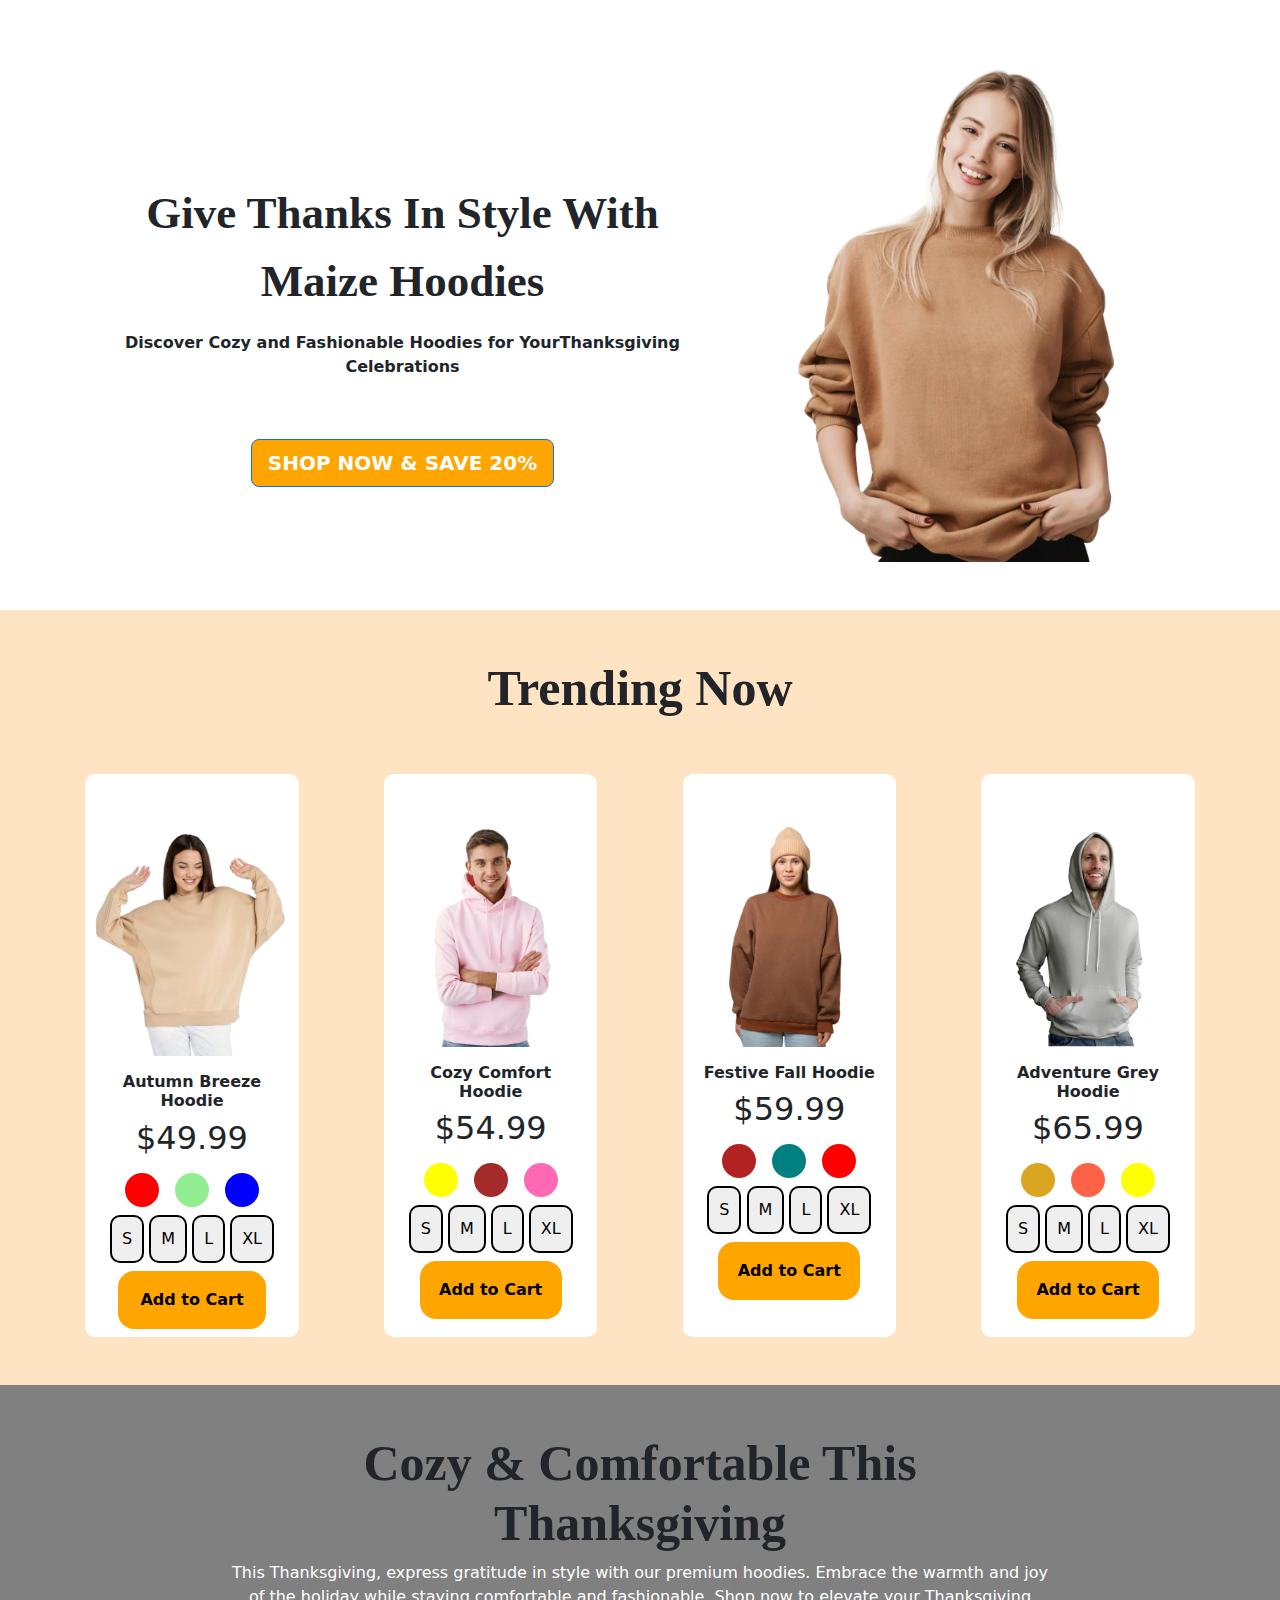
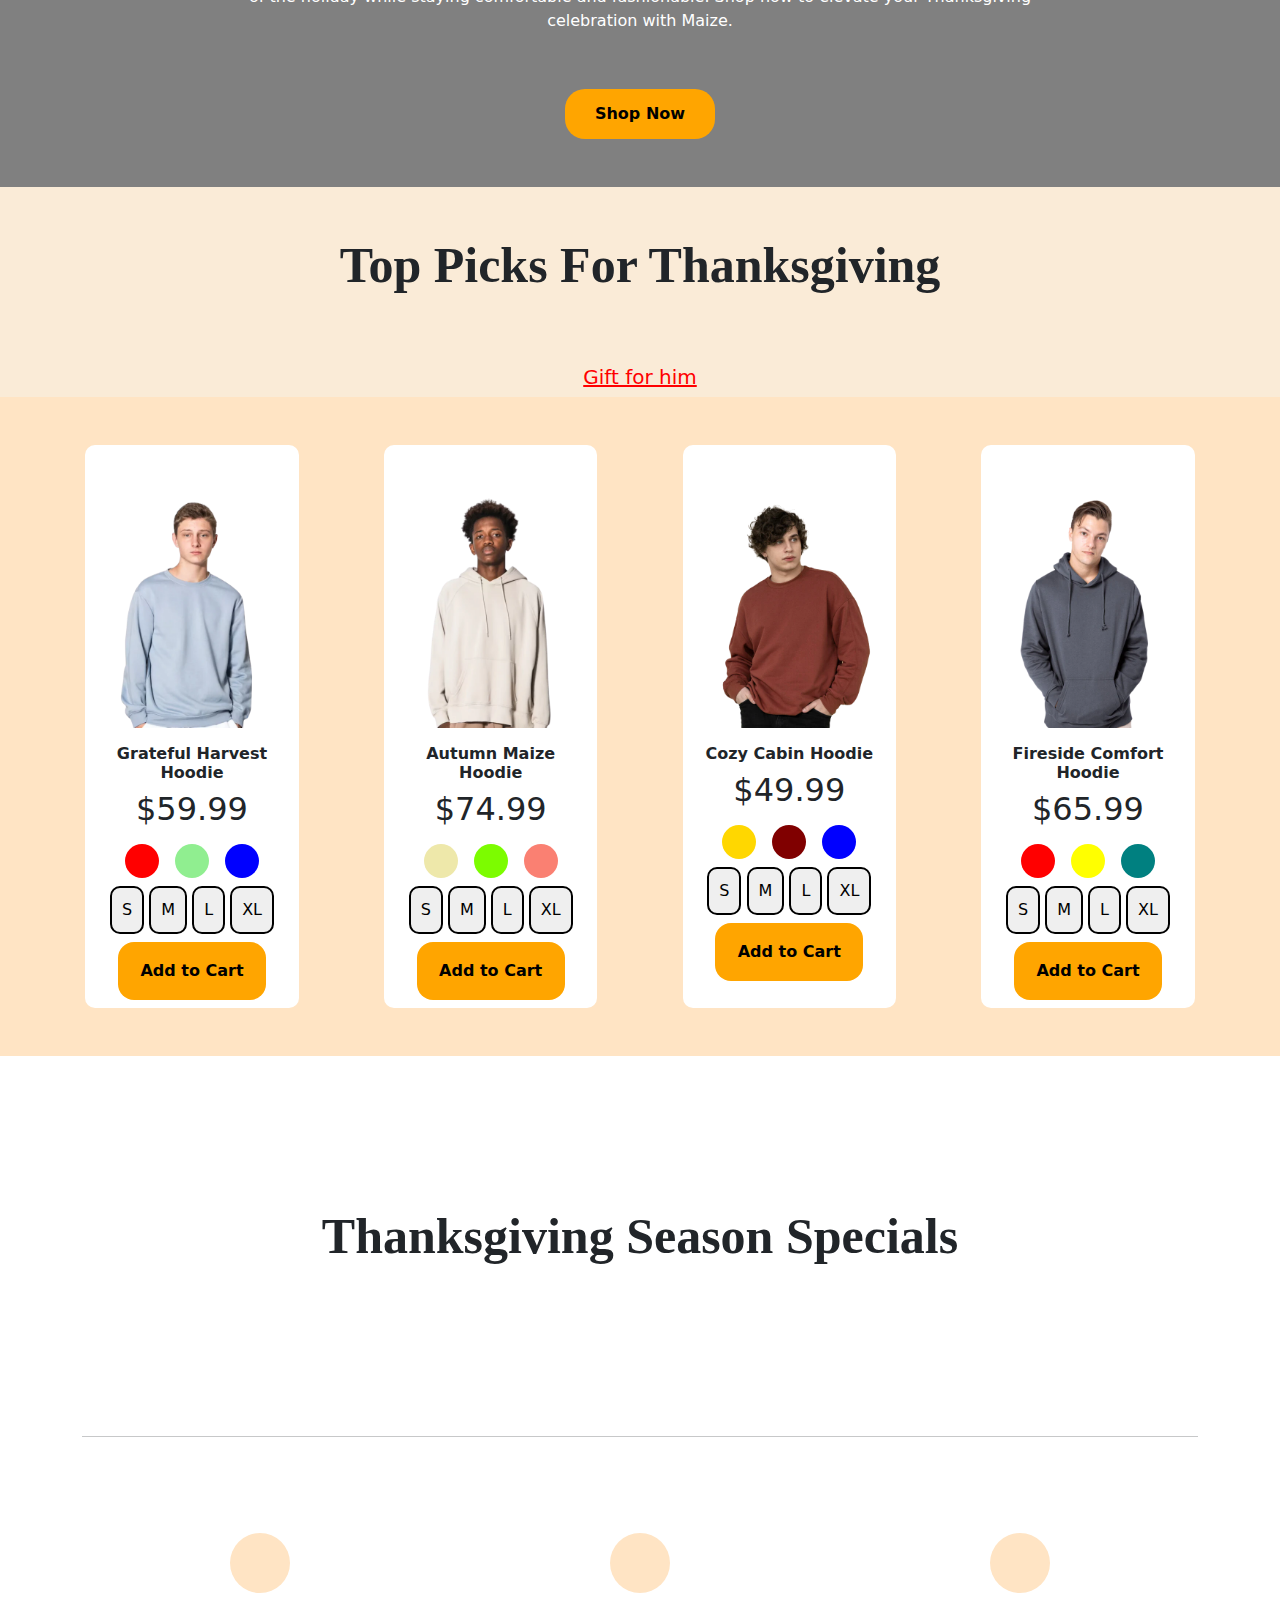
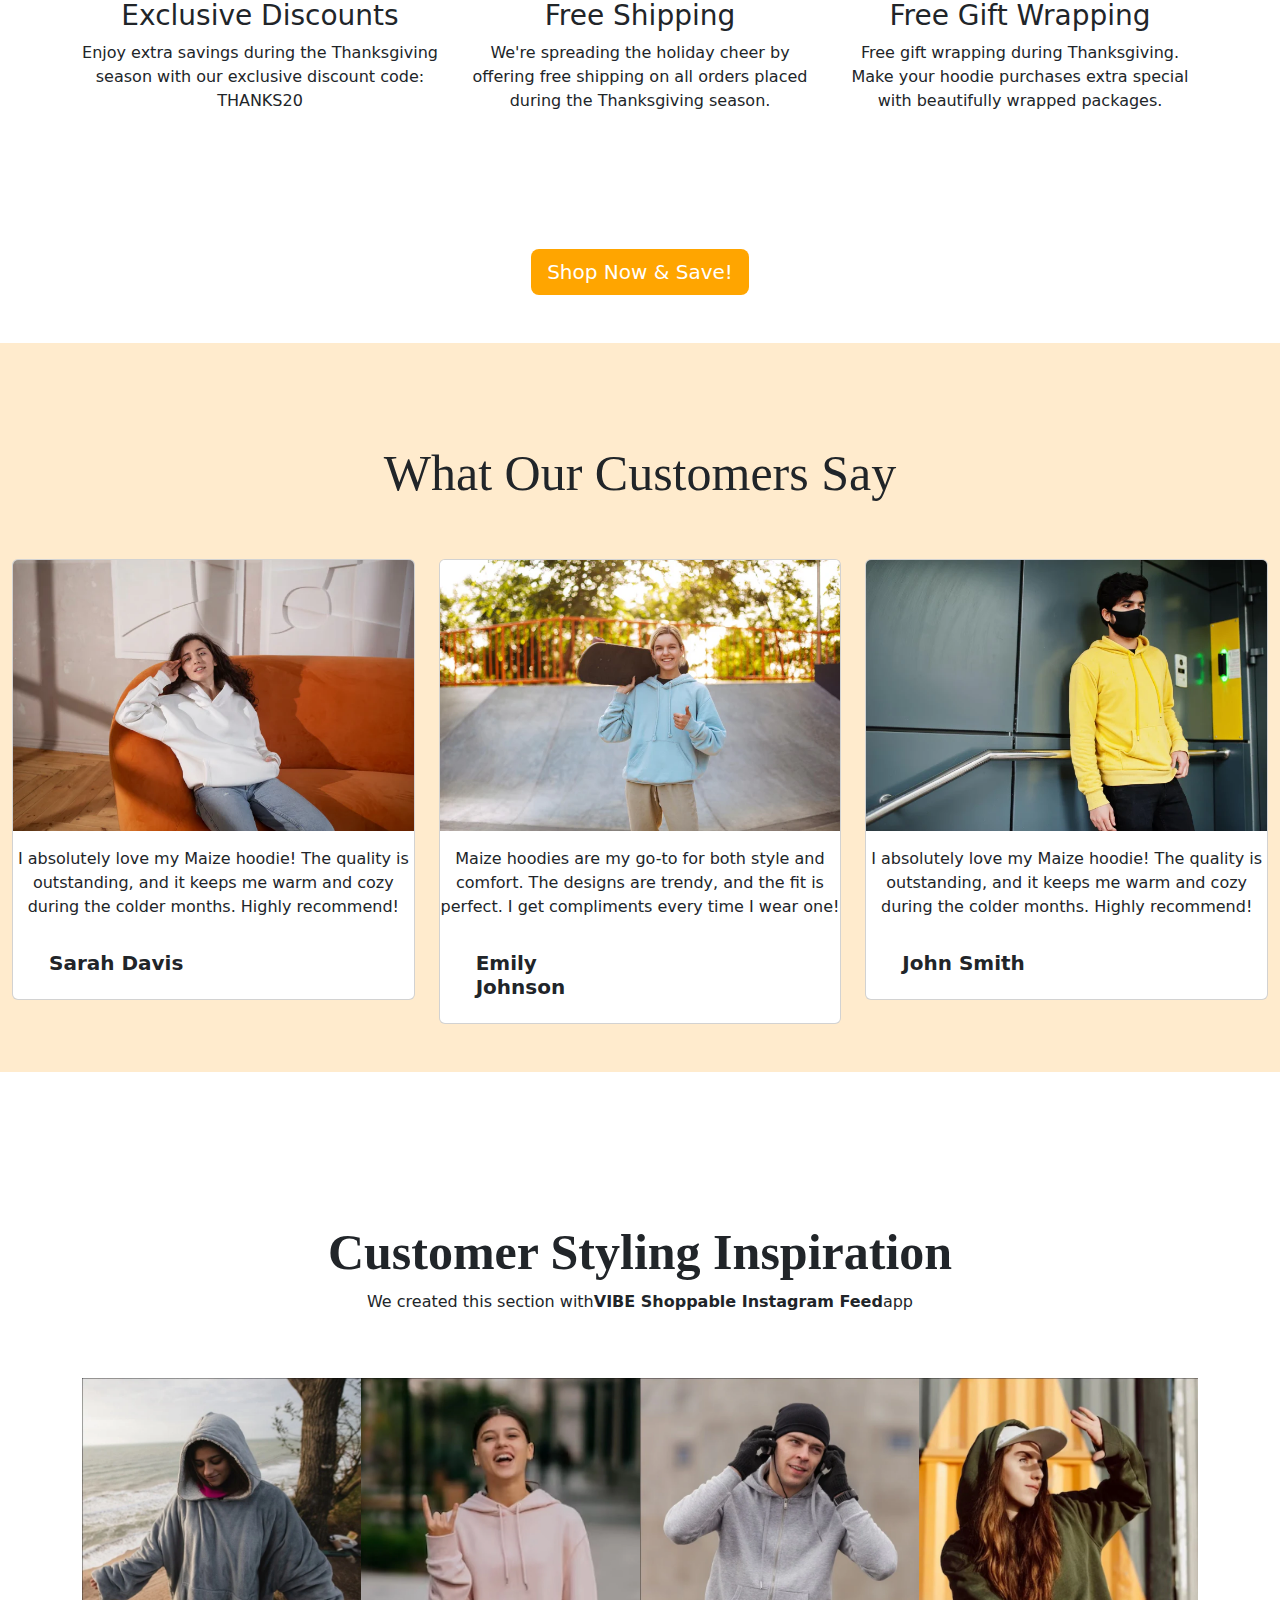
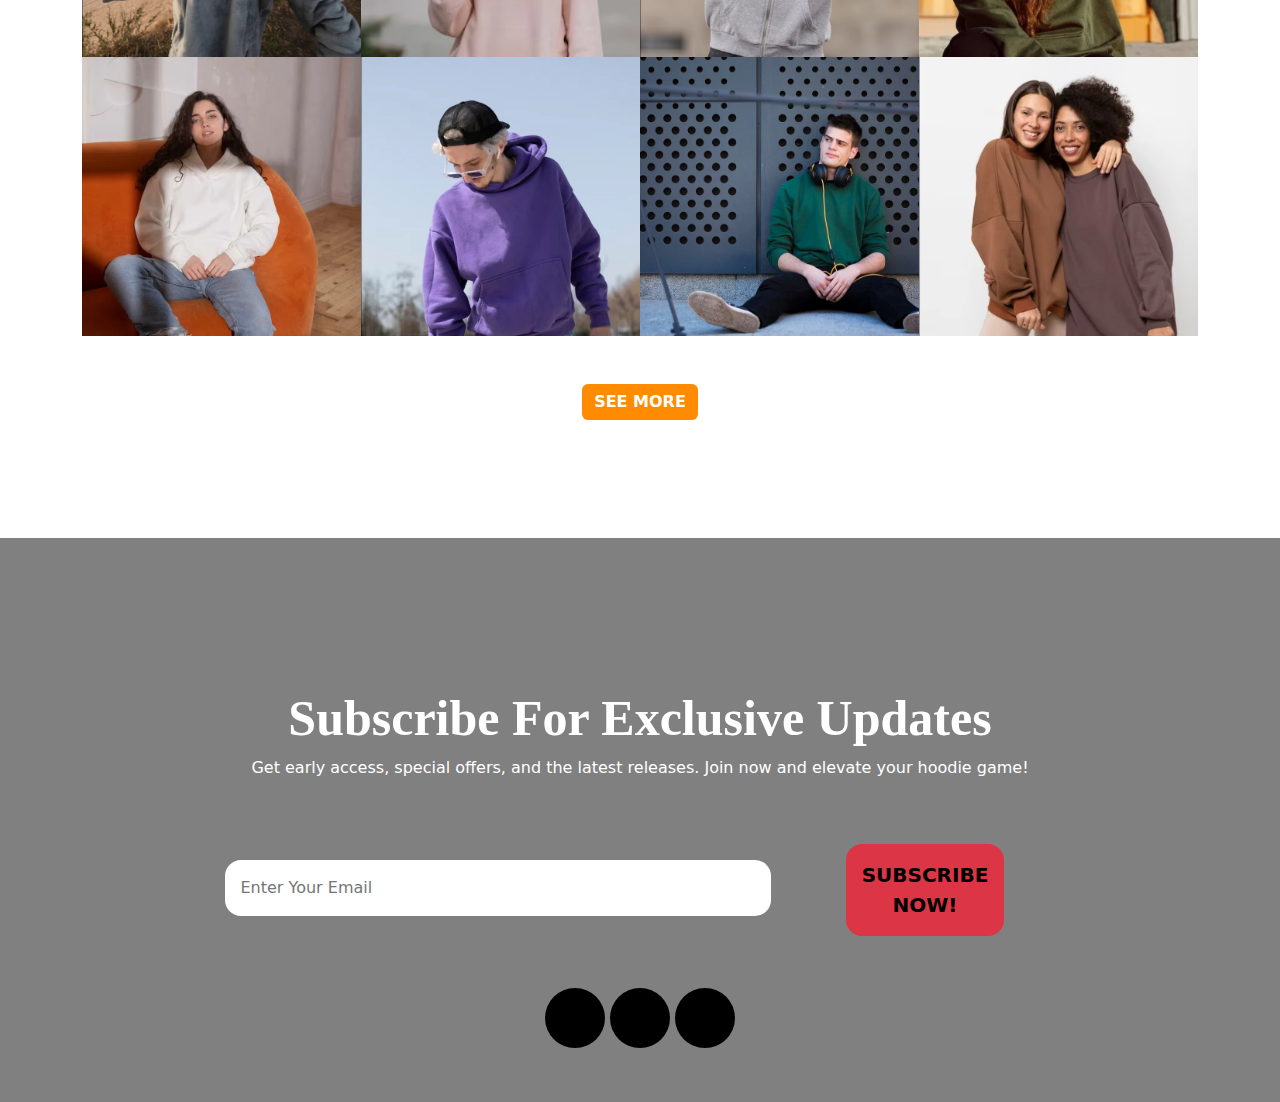
<file: shopping complex/shopping.html>
<!DOCTYPE html>
<html lang="en">

<head>
    <meta charset="UTF-8">
    <meta name="viewport" content="width=device-width, initial-scale=1.0">
    <title>Document</title>
    <link rel="stylesheet" href="https://cdnjs.cloudflare.com/ajax/libs/font-awesome/6.6.0/css/all.min.css"
        integrity="sha512-Kc323vGBEqzTmouAECnVceyQqyqdsSiqLQISBL29aUW4U/M7pSPA/gEUZQqv1cwx4OnYxTxve5UMg5GT6L4JJg=="
        crossorigin="anonymous" referrerpolicy="no-referrer" />
    <link href="https://cdn.jsdelivr.net/npm/bootstrap@5.3.3/dist/css/bootstrap.min.css" rel="stylesheet"
        integrity="sha384-QWTKZyjpPEjISv5WaRU9OFeRpok6YctnYmDr5pNlyT2bRjXh0JMhjY6hW+ALEwIH" crossorigin="anonymous">
    <link rel="stylesheet" href="shopping.css">
</head>

<body>
    <div class="container">
        <div class="row">
            <div class="col-lg-7 col-md-6 col-sm-12">
                <center>
                    <div class="txt1">
                        <p><b>Give Thanks In Style With Maize Hoodies</b></p>
                    </div>
                    <p> <b>Discover Cozy and Fashionable Hoodies for YourThanksgiving Celebrations</b></p>
                    <div class="btn1">
                        <button type="button" class="btn btn-primary btn-lg"><b>SHOP NOW & SAVE 20%</b></button>
                    </div>
            </div>
            </center>
            <div class="col-lg-5 col-md-6 col-sm-12 pt-5">
                <img src="girlpic.webp" class="img-fluid" alt="">
            </div>
        </div>
    </div>
    <div class="container-fluid pt-5">
        <div class="row" style="background-color: bisque;">
            <div class="col-lg-12 col-md-12 col-sm-12 text-center pt-5 txt3">
                <h1><b>Trending Now</b></h1>
            </div>
        </div>
    </div>
    <div class="container-fluid">
        <div class="row justify-content-evenly pt-5 pb-5" style="background-color: bisque;">
            <div class="col-lg-2 col-md-6 col-sm-12 pt-5 px-2 colors"
                style="background-color: white; border-radius: 10px;">
                <img src="1hoodie.webp" class="img-fluid" alt="">
                <center>
                    <h6 class="mt-3"><b>Autumn Breeze Hoodie</b></h6>
                    <h2>$49.99</h2>
                    <button style="background-color: red;"></button><button
                        style="background-color:lightgreen;"></button><button style="background-color: blue;"></button>
                    <br>
                    <input type="button" value="S"> <input type="button" value="M"> <input type="button" value="L">
                    <input type="button" value="XL">
                    <button type="button" class="btn-btn-danger rounded-4 w-75  Add cart"><b>Add to Cart</b></button>
                </center>
            </div>
            <div class="col-lg-2 col-md-6 col-sm-12 pt-5 colors" style="background-color: white; border-radius: 10px;">
                <img src="2hoodie.webp" class="img-fluid" alt="">
                <center>
                    <h6 class="mt-3"><b>Cozy Comfort Hoodie</b></h6>
                    <h2>$54.99</h2>
                    <button style="background-color:yellow;"></button><button
                        style="background-color:brown;"></button><button style="background-color:hotpink;"></button>
                    <br>
                    <input type="button" value="S"> <input type="button" value="M"> <input type="button" value="L">
                    <input type="button" value="XL">
                    <button type="button" class="btn-btn-danger rounded-4 w-75  Add cart"><b>Add to Cart</b></button>
                </center>
            </div>
            <div class="col-lg-2 col-md-6 col-sm-12 pt-5 colors" style="background-color: white; border-radius: 10px;">
                <img src="3hoodie.webp" class="img-fluid" alt="">
                <center>
                    <h6 class="mt-3"><b>Festive Fall Hoodie</b></h6>
                    <h2>$59.99</h2>
                    <button style="background-color:firebrick;"></button><button
                        style="background-color:teal;"></button><button style="background-color:red;"></button>
                    <br>
                    <input type="button" value="S"> <input type="button" value="M"> <input type="button" value="L">
                    <input type="button" value="XL">
                    <button type="button" class="btn-btn-danger rounded-4 w-75  Add cart"><b>Add to Cart</b></button>
                </center>
            </div>
            <div class="col-lg-2 col-md-6 col-sm-12 pt-5 colors" style="background-color: white; border-radius: 10px;">
                <img src="4hoodie.webp" class="img-fluid" alt="">
                <center>
                    <h6 class="mt-3"><b>Adventure Grey Hoodie</b></h6>
                    <h2>$65.99</h2>
                    <button style="background-color:goldenrod;"></button><button
                        style="background-color:tomato;"></button><button style="background-color:yellow;"></button>
                    <br>
                    <input type="button" value="S"> <input type="button" value="M"> <input type="button" value="L">
                    <input type="button" value="XL">
                    <button type="button" class="btn-btn-danger rounded-4 w-75  Add cart"><b>Add to Cart</b></button>
                </center>
            </div>
        </div>
    </div>
    <div class="container-fluid">
        <div class="row pb-5" style="background-color: gray;">
            <div class="col-lg-12 col-md-12 col-sm-12 text-center pt-5 txt3">
                <h1><b>Cozy & Comfortable This<br>
                        Thanksgiving</b></h1>
                <p style="color: white;">This Thanksgiving, express gratitude in style with our premium hoodies. Embrace
                    the warmth and joy<br> of
                    the holiday while staying comfortable and fashionable. Shop now to elevate your Thanksgiving<br>
                    celebration with Maize.</p>
                <button><b>Shop Now</b></button>
            </div>
        </div>
    </div>
    <div class="container-fluid">
        <div class="row" style="background-color: antiquewhite;">
            <div class="col-lg-12 col-md-12 col-sm-12 text-center pt-5 txt3">
                <h1><b>Top Picks For Thanksgiving</b></h1>
                <h5><u>Gift for him</u></h5>
            </div>
        </div>
    </div>
    <div class="container-fluid">
        <div class="row justify-content-evenly pt-5 pb-5" style="background-color: bisque;">
            <div class="col-lg-2 col-md-6 col-sm-12 pt-5 px-2 colors"
                style="background-color: white; border-radius: 10px;">
                <img src="blue hoodie.webp" class="img-fluid" alt="">
                <center>
                    <h6 class="mt-3"><b>Grateful Harvest Hoodie</b></h6>
                    <h2>$59.99</h2>
                    <button style="background-color: red;"></button><button
                        style="background-color:lightgreen;"></button><button style="background-color: blue;"></button>
                    <br>
                    <input type="button" value="S"> <input type="button" value="M"> <input type="button" value="L">
                    <input type="button" value="XL">
                    <button type="button" class="btn-btn-danger rounded-4 w-75  Add cart"><b>Add to Cart</b></button>
                </center>
            </div>
            <div class="col-lg-2 col-md-6 col-sm-12 pt-5 px-2 colors"
                style="background-color: white; border-radius: 10px;">
                <img src="white hoodie.webp" class="img-fluid" alt="">
                <center>
                    <h6 class="mt-3"><b>Autumn Maize Hoodie</b></h6>
                    <h2>$74.99</h2>
                    <button style="background-color:palegoldenrod;"></button><button
                        style="background-color:lawngreen;"></button><button style="background-color:salmon;"></button>
                    <br>
                    <input type="button" value="S"> <input type="button" value="M"> <input type="button" value="L">
                    <input type="button" value="XL">
                    <button type="button" class="btn-btn-danger rounded-4 w-75  Add cart"><b>Add to Cart</b></button>
                </center>
            </div>
            <div class="col-lg-2 col-md-6 col-sm-12 pt-5 px-2 colors"
                style="background-color: white; border-radius: 10px;">
                <img src="brown hoodie.webp" class="img-fluid" alt="">
                <center>
                    <h6 class="mt-3"><b>Cozy Cabin Hoodie</b></h6>
                    <h2>$49.99</h2>
                    <button style="background-color: gold;"></button><button
                        style="background-color:maroon;"></button><button style="background-color: blue;"></button>
                    <br>
                    <input type="button" value="S"> <input type="button" value="M"> <input type="button" value="L">
                    <input type="button" value="XL">
                    <button type="button" class="btn-btn-danger rounded-4 w-75  Add cart"><b>Add to Cart</b></button>
                </center>
            </div>
            <div class="col-lg-2 col-md-6 col-sm-12 pt-5 px-2 colors"
                style="background-color: white; border-radius: 10px;">
                <img src="grey hoodie.webp" class="img-fluid" alt="">
                <center>
                    <h6 class="mt-3"> <b>Fireside Comfort Hoodie </b></h6>
                    <h2>$65.99</h2>
                    <button style="background-color: red;"></button><button
                        style="background-color:yellow;"></button><button style="background-color: teal;"></button>
                    <br>
                    <input type="button" value="S"> <input type="button" value="M"> <input type="button" value="L">
                    <input type="button" value="XL">
                    <button type="button" class="btn-btn-danger rounded-4 w-75  Add cart"><b>Add to Cart</b></button>
                </center>
            </div>
        </div>
    </div>
    <div class="container">
        <div class="row">
            <div class="col-lg-12 col-md-12 col-sm-12 text-center txt4">
                <h1><b>Thanksgiving Season Specials</b></h1>
                <hr>
            </div>
        </div>
    </div>
    <div class="container">
        <div class="row design">
            <div class="col-lg-4 col-md-4 col-sm-12 btn8">
                <center>
                    <button> <i class="fa-solid fa-tags"></i> </button>
                    <h3>Exclusive Discounts</h3>
                    <p>Enjoy extra savings during the Thanksgiving season with our exclusive discount code: THANKS20</p>
                </center>
            </div>
            <div class="col-lg-4 col-md-4 col-sm-12 btn8">
                <center>
                    <button><i class="fa-solid fa-truck-fast"></i></button>
                    <h3>Free Shipping</h3>
                    <p>We're spreading the holiday cheer by offering free shipping on all orders placed during the
                        Thanksgiving season.</p>
                </center>
            </div>
            <div class="col-lg-4 col-md-4 col-sm-12 btn8">
                <center>
                    <button><i class="fa-solid fa-gift"></i></button>
                    <h3>Free Gift Wrapping</h3>
                    <p>Free gift wrapping during Thanksgiving. Make your hoodie purchases extra special with beautifully
                        wrapped packages.</p>
                </center>
            </div>
        </div>
    </div>
    <div class="container">
        <div class="row">
            <div class="col-lg-12 col-md-12 col-sm-12 botn pb-5">
                <center>
                    <button type="button" class="btn btn-primary btn-lg">Shop Now & Save!</button>
                </center>
            </div>
        </div>
    </div>
    <div class="container-fluid">
        <div class="row clr">
            <div class="col-lg-12 col-md-12 col-sm-12 txt10">
                <h1>What Our Customers Say</h1>
            </div>
        </div>
    </div>
    <div class="container-fluid bgcolor">
        <div class="row row-cols-1 row-cols-md-2 g-4 pt-5 pb-5">
            <div class="col-lg-4 col-md-4 col-sm-12">
                <div class="card pb-3">
                    <img src="slider1.webp" class="card-img-top" alt="...">
                    <p class="card-text text-center pt-3">I absolutely love my Maize hoodie! The quality is outstanding,
                        and it
                        keeps me
                        warm and cozy during the colder months. Highly recommend!</p>
                    <div class="container">
                        <div class="row px-4 pt-3">
                            <div class="col-lg-6 col-md-6">
                                <h5> <b>Sarah Davis</b></h5>
                            </div>
                            <div class="col-lg-6 col-md-6">
                                <span class="fa fa-star checked"></span>
                                <span class="fa fa-star checked"></span>
                                <span class="fa fa-star checked"></span>
                                <span class="fa fa-star checked"></span>
                                <span class="fa fa-star checked"></span>
                            </div>
                        </div>
                    </div>
                </div>
            </div>
            <div class="col-lg-4 col-md-4 col-sm-12">
                <div class="card pb-3">
                    <img src="slider2.webp" class="card-img-top" alt="...">
                    <p class="card-text text-center pt-3">Maize hoodies are my go-to for both style and comfort. The
                        designs are trendy,
                        and the fit is perfect. I get compliments every time I wear one!</p>
                    <div class="container">
                        <div class="row px-4 pt-3">
                            <div class="col-lg-6 col-md-6">
                                <h5> <b>Emily Johnson</b></h5>
                            </div>
                            <div class="col-lg-6 col-md-6 ">
                                <span class="fa fa-star checked"></span>
                                <span class="fa fa-star checked"></span>
                                <span class="fa fa-star checked"></span>
                                <span class="fa fa-star checked"></span>
                                <span class="fa fa-star checked"></span>
                            </div>
                        </div>
                    </div>
                </div>
            </div>
            <div class="col-lg-4 col-md-4 col-sm-12">
                <div class="card pb-3">
                    <img src="slider3.webp" class="card-img-top" alt="...">
                    <p class="card-text text-center pt-3">I absolutely love my Maize hoodie! The quality is outstanding,
                        and it keeps me
                        warm and cozy during the colder months. Highly recommend!</p>
                    <div class="container">
                        <div class="row px-4 pt-3">
                            <div class="col-lg-6 col-md-6">
                                <h5> <b>John Smith</b></h5>
                            </div>
                            <div class="col-lg-6 col-md-6">
                                <span class="fa fa-star checked"></span>
                                <span class="fa fa-star checked"></span>
                                <span class="fa fa-star checked"></span>
                                <span class="fa fa-star checked"></span>
                                <span class="fa fa-star checked"></span>
                            </div>
                        </div>
                    </div>
                </div>
            </div>
        </div>
    </div>
    <div class="container">
        <div class="row">
            <div class="col-lg-12 col-md-12 col-sm-12 text-center txt4 pb-5">
                <h1><b>Customer Styling Inspiration</b></h1>
                <p>We created this section with<b>VIBE Shoppable Instagram Feed</b>app</p>
            </div>
        </div>
    </div>
    <div class="container grp">
        <div class="row g-0">
            <div class="col-lg-3 col-md-3 col-sm-3">
                <img src="1-4.webp" class="img-fluid" alt="">
            </div>
            <div class="col-lg-3 col-md-3 col-sm-3">
                <img src="2-4.webp" class="img-fluid" alt="">
            </div>
            <div class="col-lg-3 col-md-3 col-sm-3">
                <img src="3-4.webp" class="img-fluid" alt="">
            </div>
            <div class="col-lg-3 col-md-3 col-sm-3">
                <img src="4-4.webp" class="img-fluid" alt="">
            </div>
        </div>
    </div>
    <div class="container">
        <div class="row g-0 pb-5">
            <div class="col-lg-3 col-md-3 col-sm-3">
                <img src="L-1.webp" class="img-fluid" alt="">
            </div>
            <div class="col-lg-3 col-md-3 col-sm-3">
                <img src="L-2.webp" class="img-fluid" alt="">
            </div>
            <div class="col-lg-3 col-md-3 col-sm-3">
                <img src="L-3.webp" class="img-fluid" alt="">
            </div>
            <div class="col-lg-3 col-md-3 col-sm-3">
                <img src="L-4.webp" class="img-fluid" alt="">
            </div>
        </div>
        <div class="container">
            <div class="row pb-5">
                <div class="col-lg-12 col-md-12 col-sm-12 text-center SEE">
                    <button type="button" class="btn btn-danger"> <b>SEE MORE</b></button>
                </div>
            </div>
        </div>
    </div>
    <div class="container-fluid placed pb-5">
        <div class="row login">
            <div class="col-lg-12 col-md-12 col-sm-12 text-center txt5 pb-5">
                <h1><b>Subscribe For Exclusive Updates</b></h1>
                <p>Get early access, special offers, and the latest releases. Join now and elevate your hoodie game!</p>
            </div>
        </div>
        <div class="container Sub">
            <div class="row pb-5 justify-content-center">
                <div class="col-lg-6 col-md-6 col-sm-6 text-center pb-4 pt-3">
                    <input class="w-100 p-3 rounded-4 border-0" type="text" placeholder="Enter Your Email">
                </div>
                <div class="col-lg-3 col-md-4 col-sm-12 text-center">
                    <button class="p-3 rounded-4 w-80 bg-danger border-0 fs-5"><b>SUBSCRIBE<br>NOW!</b></button>
                </div>
            </div>
            <div class="text-center logo1">
                <button><i class="fa-brands fa-facebook"></i></button> <button> <i
                        class="fa-brands fa-instagram"></i></button> <button> <i
                        class="fa-brands fa-twitter"></i></button>
            </div>
        </div>
    </div>


    <script src="https://cdn.jsdelivr.net/npm/bootstrap@5.3.3/dist/js/bootstrap.bundle.min.js"
        integrity="sha384-YvpcrYf0tY3lHB60NNkmXc5s9fDVZLESaAA55NDzOxhy9GkcIdslK1eN7N6jIeHz"
        crossorigin="anonymous"></script>
</body>

</html>
</file>
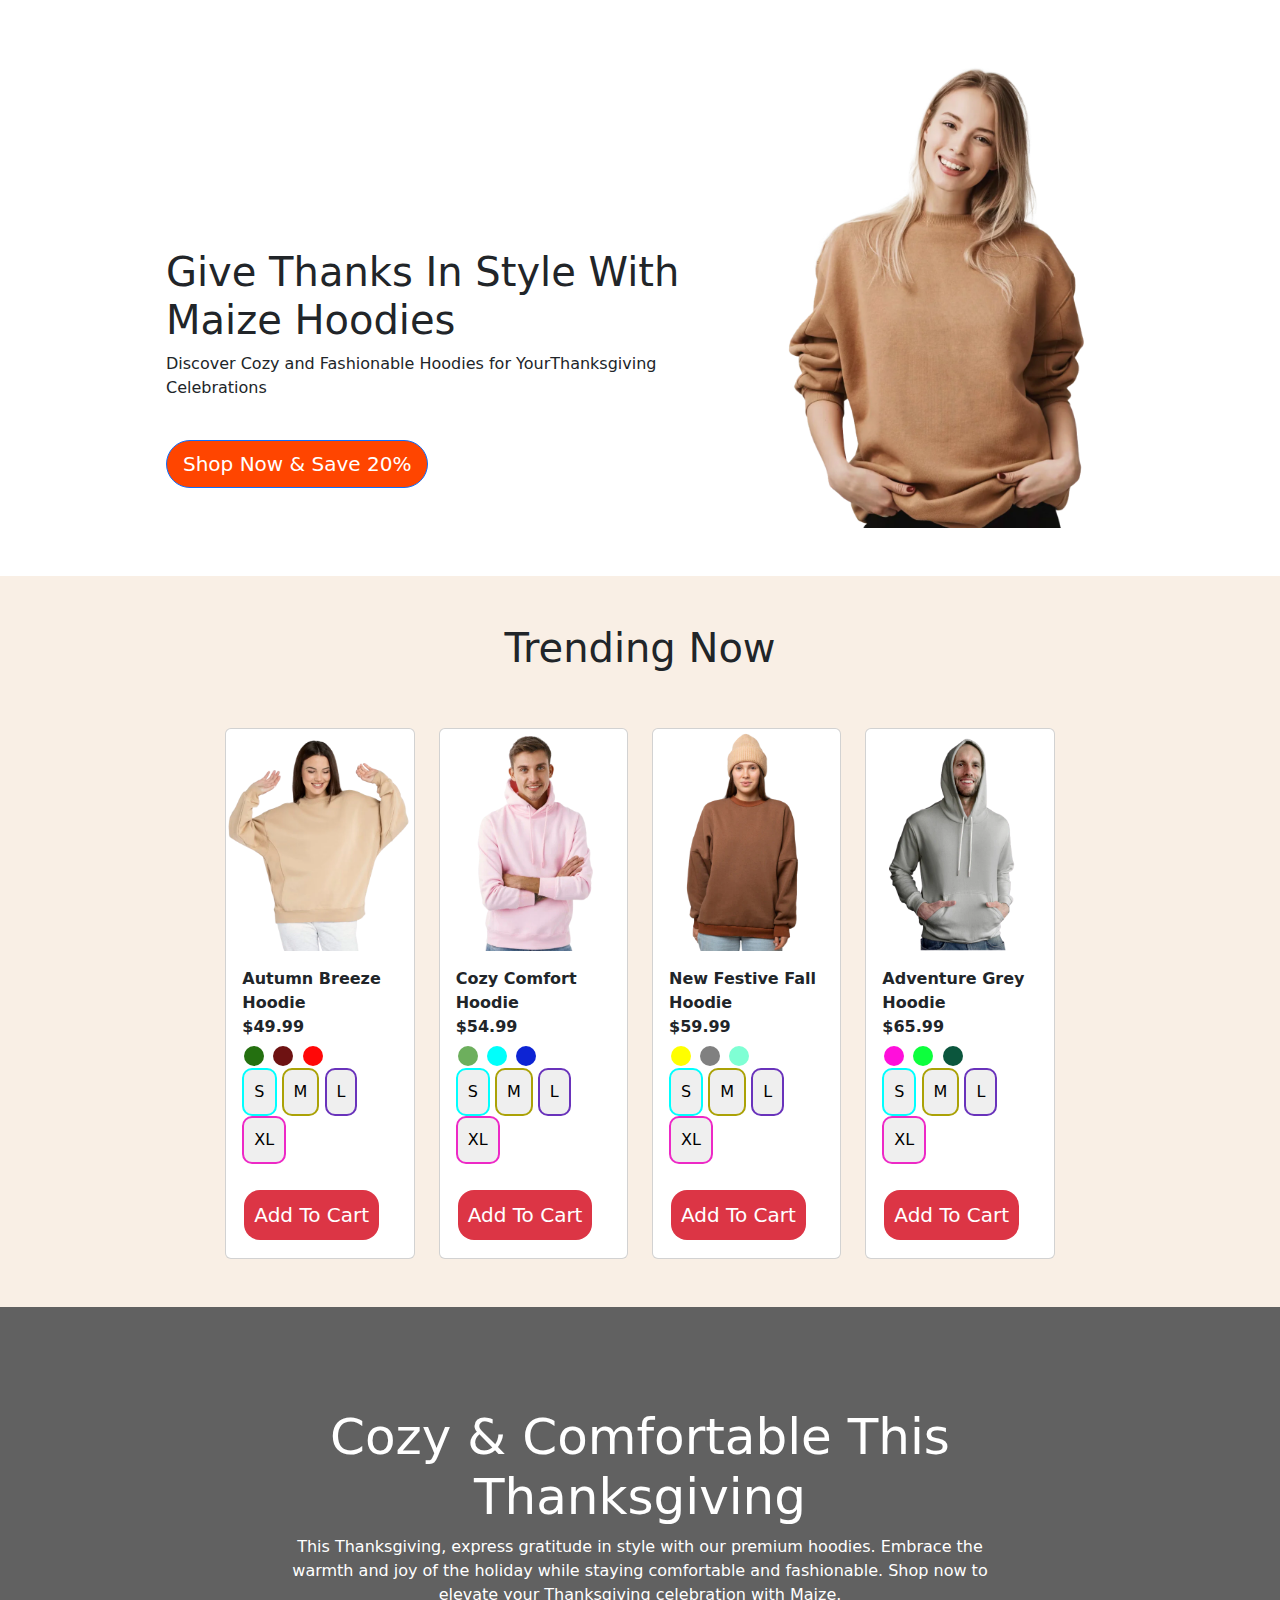
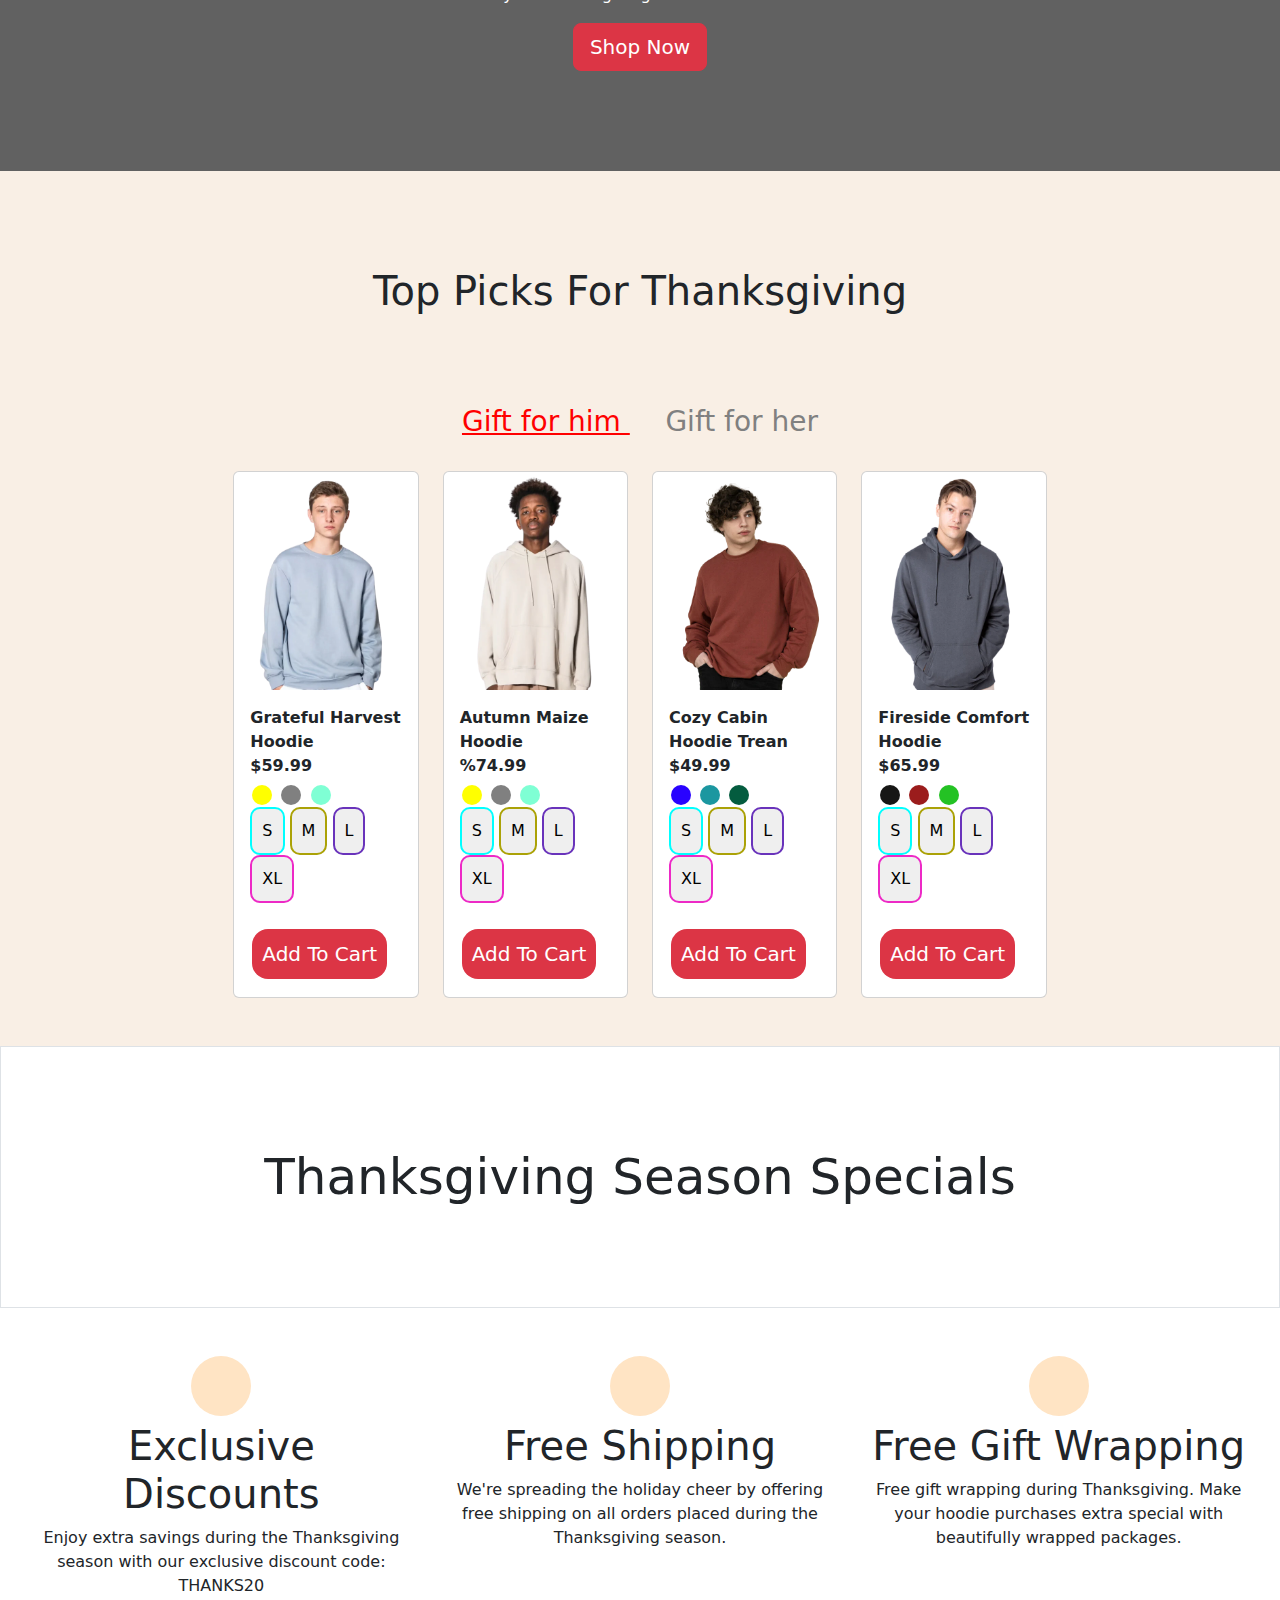
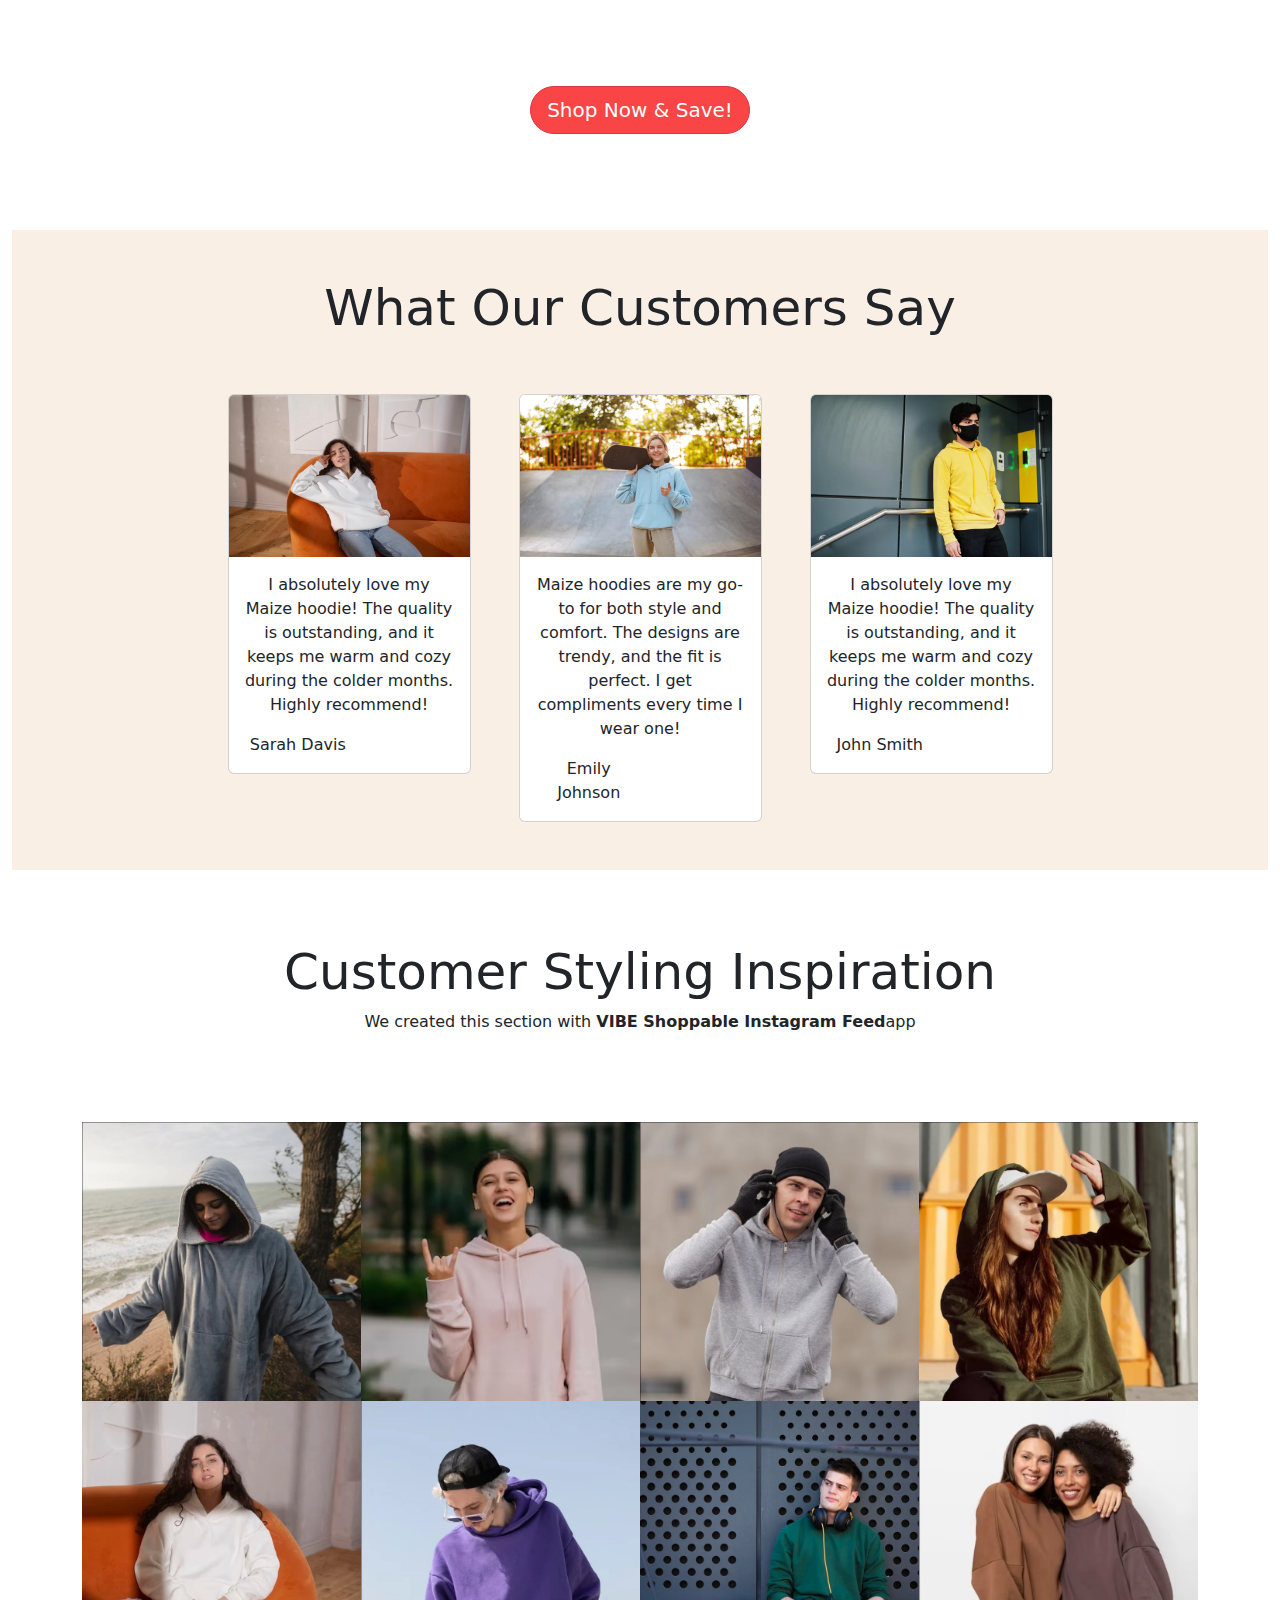
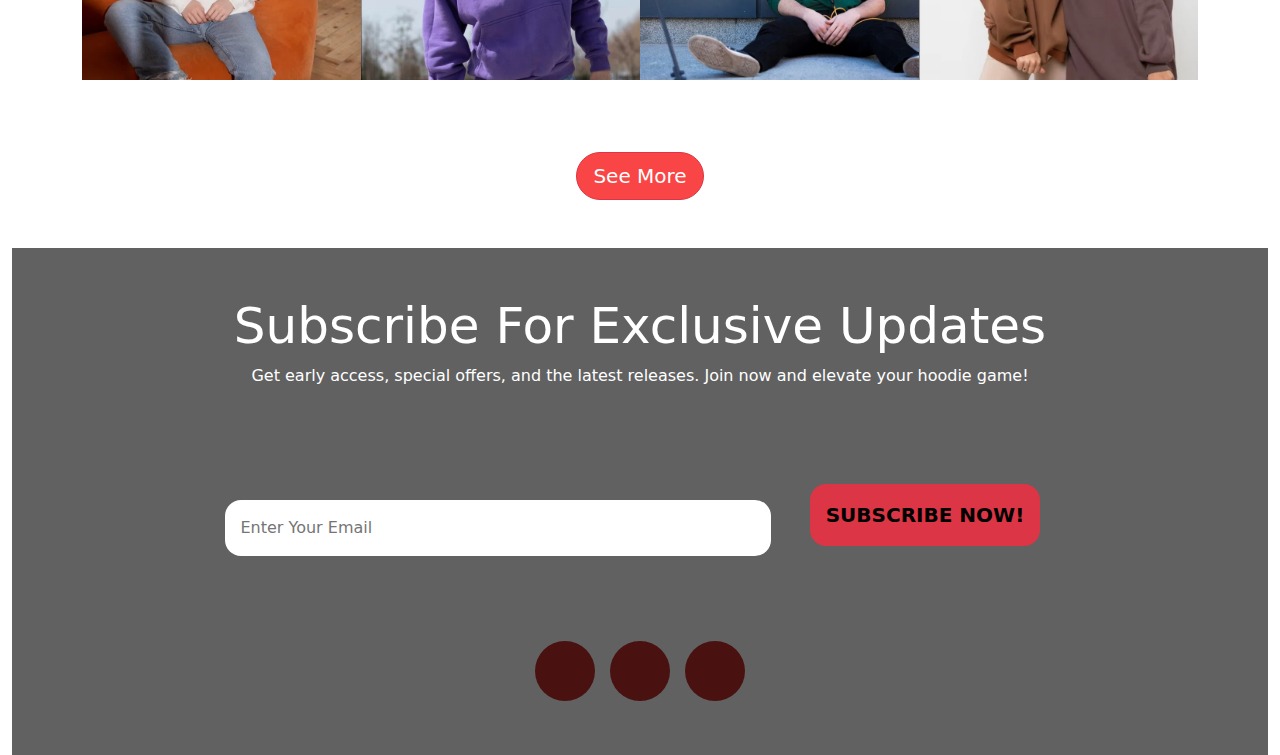
<file: T3_vishal/trending.html>
<!DOCTYPE html>
<html lang="en">

<head>
    <meta charset="UTF-8">
    <meta name="viewport" content="width=device-width, initial-scale=1.0">
    <title>Trending</title>
    <link href="https://cdn.jsdelivr.net/npm/bootstrap@5.3.3/dist/css/bootstrap.min.css" rel="stylesheet"
        integrity="sha384-QWTKZyjpPEjISv5WaRU9OFeRpok6YctnYmDr5pNlyT2bRjXh0JMhjY6hW+ALEwIH" crossorigin="anonymous">
    <link rel="stylesheet" href="https://cdnjs.cloudflare.com/ajax/libs/font-awesome/6.6.0/css/all.min.css"
        integrity="sha512-Kc323vGBEqzTmouAECnVceyQqyqdsSiqLQISBL29aUW4U/M7pSPA/gEUZQqv1cwx4OnYxTxve5UMg5GT6L4JJg=="
        crossorigin="anonymous" referrerpolicy="no-referrer" />
    <link rel="stylesheet" href="trending.css">
</head>

<body>
    <!-- ........................................heading...................................................................... -->
    <!-- <div class="mystyle"></div> -->
    <div class="container-fluid">
        <div class="container mt-5 px-5">
            <div class="row">

                <div class="col-lg-7 col-md-6 col-sm-12">
                    <div class="txt ps-5">
                        <h1>Give Thanks In Style With <br> Maize Hoodies</h1>
                        <p>Discover Cozy and Fashionable Hoodies for YourThanksgiving Celebrations</p><br>
                        <div class="btn1">
                            <button type="button" class="btn btn-primary btn-lg">Shop Now & Save 20%</button>
                        </div>
                    </div>
                </div>
                <div class="col-lg-5 col-md-6 col-sm-12">
                    <img src="img/front-img.webp" class="img-fluid" alt="">

                </div>
            </div>
        </div>
    </div>

    <!-- ...........................................Trending.................................................................. -->


    <div class="container-fluid colorss mt-5">
        <div class="row justify-content-center">

            <div class="col-12 mt-5 text-center">

                <h1>Trending Now</h1>
            </div>

        </div><br><br>


        <!-- .............................................card-1.......................................... -->
        <div class="row justify-content-center">

            <div class="col-lg-2 col-md-6 col-sm-12">
                <div>
                    <div class="card">
                        <img src="img/col-1.webp" class="card-img-top" alt="...">
                        <div class="card-body">
                            <b>Autumn Breeze Hoodie</b><br>
                            <b>$49.99</b><br>

                            <button style="background-color: rgb(36, 112, 16);"></button>
                            <button style=" background-color: rgb(110, 18, 18) ;"></button>
                            <button style="background-color: rgb(255, 8, 8);"></button><br>
                            <input type="button" value="S">
                            <input style=" border: 2px solid #aba207;" type="button" value="M">
                            <input style=" border: 2px solid #6933bb;" type="button" value="L">
                            <input style=" border: 2px solid #ed29c6;" type="button" value="XL"><br> <br>

                            <button type="button" class="btn btn-danger btn-lg  rounded-4 w-70 ">Add To Cart</button>

                        </div>
                    </div>
                </div>
            </div>
            <!-- ..........................................card-2......................................................... -->
            <div class="col-lg-2 col-md-6 col-sm-12">
                <div>
                    <div class="card">
                        <img src="img/col-2.webp" class="card-img-top" alt="...">
                        <div class="card-body">
                            <b>Cozy Comfort Hoodie</b><br>
                            <b>$54.99</b><br>
                            <button style="background-color: rgb(109, 175, 93);"></button>
                            <button style="background-color: rgb(0, 255, 251);"></button>
                            <button style="background-color: rgb(13, 36, 212);"></button><br>
                            <input type="button" value="S">
                            <input style=" border: 2px solid #aba207;" type="button" value="M">
                            <input style=" border: 2px solid #6933bb;" type="button" value="L">
                            <input style=" border: 2px solid #ed29c6;" type="button" value="XL"> <br><br>
                            <button type="button" class="btn btn-danger btn-lg  rounded-4 w-70 ">Add To Cart</button>
                        </div>
                    </div>
                </div>
            </div>
            <!-- .......................................card-3................................................................. -->

            <div class="col-lg-2 col-md-6 col-sm-12">
                <div>
                    <div class="card">
                        <img src="img/col-3.webp" class="card-img-top" alt="...">
                        <div class="card-body">
                            <b>New Festive Fall Hoodie</b><br>

                            <b>$59.99</b><br>
                            <button style="background-color: yellow;"></button>
                            <button style="background-color: gray;"></button>
                            <button style="background-color: aquamarine;"></button><br>
                            <input type="button" value="S">
                            <input style=" border: 2px solid #aba207;" type="button" value="M">
                            <input style=" border: 2px solid #6933bb;" type="button" value="L">
                            <input style=" border: 2px solid #ed29c6;" type="button" value="XL"><br><br>
                            <button type="button" class="btn btn-danger btn-lg  rounded-4 w-70 ">Add To Cart</button>
                        </div>
                    </div>
                </div>
            </div>
            <!-- ................................card-4................................................................ -->
            <div class="col-lg-2 col-md-6 col-sm-12">
                <div>
                    <div class="card">
                        <img src="img/col-4.webp" class="card-img-top" alt="...">
                        <div class="card-body">
                            <b>Adventure Grey Hoodie</b><br>
                            <b>$65.99</b><br>
                            <button style="background-color: rgb(255, 15, 219);"> </button>
                            <button style="background-color: rgb(13, 255, 61);"> </button>
                            <button style="background-color: rgb(11, 86, 61);"></button><br>
                            <input type="button" value="S">
                            <input style=" border: 2px solid #aba207;" type="button" value="M">
                            <input style=" border: 2px solid #6933bb;" type="button" value="L">
                            <input style=" border: 2px solid #ed29c6;" type="button" value="XL"><br><br>
                            <button type="button" class="btn btn-danger btn-lg  rounded-4 w-70 ">Add To Cart</button>
                        </div>
                    </div><br><br>


                </div>

            </div>
        </div>
    </div>
    

    <!-- .....................................Heading-2...................................... -->



    <div class="container-fluid text-center heading">
        <div class="row justify-content-center">
            <div class="col-lg-7 col-md-12 col-sm-12">

                <div style="margin-top: 100px; margin-bottom: 100px;">
                    <h1 style="font-size: 50px;">Cozy & Comfortable This <br> Thanksgiving</h1>
                    <p>This Thanksgiving, express gratitude in style with our premium hoodies. Embrace the warmth and
                        joy of the
                        holiday while staying comfortable and fashionable. Shop now to elevate your Thanksgiving
                        celebration
                        with Maize.</p>
                    <button type="button" class="btn btn-danger btn-lg">Shop Now</button>
                </div>
            </div>
        </div>
    </div>

    <!-- ...........................................Trending  3.................................................................. -->


    <div class="container-fluid colorss">
        <div class="row justify-content-center">

            <div class="col-12 mt-5 text-center">

                <h1 class=" mt-5">Top Picks For Thanksgiving</h1><br><br><br>

            </div>



            <div class="text-center mb-4">
                <h3 style="text-align: center; margin-top: 10px; color: gray;"> <u style="color: red;">Gift for him  </u>  &nbsp; &nbsp;          Gift for her </h3>
            </div>



            <!-- .............................................card-1.......................................... -->
            <div class="row justify-content-center gap-0">

                <div class="col-lg-2 col-md-6 col-sm-12">
                    <div>
                        <div class="card">
                            <img src="img/card-1.webp" class="card-img-top" alt="...">
                            <div class="card-body">
                                <b>Grateful Harvest Hoodie</b><br>
                                <b>$59.99</b><br>

                                <button style="background-color: yellow;"></button>
                                <button style="background-color: gray;"></button>
                                <button style="background-color: aquamarine;"></button><br>
                                <input type="button" value="S">
                                <input style=" border: 2px solid #aba207;" type="button" value="M">
                                <input style=" border: 2px solid #6933bb;" type="button" value="L">
                                <input style=" border: 2px solid #ed29c6;" type="button" value="XL"><br><br>
                                <button type="button" class="btn btn-danger btn-lg  rounded-4 w-70 ">Add To
                                    Cart</button>

                            </div>
                        </div>
                    </div>
                </div>
                <!-- .........................................card-2......................................................... -->
                <div class="col-lg-2 col-md-6 col-sm-12">
                    <div>
                        <div class="card">
                            <img src="img/card-2.webp" class="card-img-top" alt="...">
                            <div class="card-body">
                                <b>Autumn Maize Hoodie</b><br>
                                <b>%74.99</b><br>
                                <button style="background-color: yellow;"></button>
                                <button style="background-color: gray;"></button>
                                <button style="background-color: aquamarine;"></button><br>
                                <input type="button" value="S">
                                <input style=" border: 2px solid #aba207;" type="button" value="M">
                                <input style=" border: 2px solid #6933bb;" type="button" value="L">
                                <input style=" border: 2px solid #ed29c6;" type="button" value="XL"> <br><br>
                                <button type="button" class="btn btn-danger btn-lg  rounded-4 w-70 ">Add To
                                    Cart</button>
                            </div>
                        </div>
                    </div>
                </div>
                <!-- .......................................card-3................................................................. -->

                <div class="col-lg-2 col-md-6 col-sm-12">
                    <div>
                        <div class="card">
                            <img src="img/card-3.webp" class="card-img-top" alt="...">
                            <div class="card-body">
                                <b>Cozy Cabin Hoodie Trean</b> <br>

                                <b>$49.99</b><br>
                                <button style="background-color: rgb(41, 3, 255);"></button>
                                <button style="background-color: rgb(27, 151, 160);"></button>
                                <button style="background-color: rgb(4, 92, 63);"></button><br>
                                <input type="button" value="S">
                            <input style=" border: 2px solid #aba207;" type="button" value="M">
                            <input style=" border: 2px solid #6933bb;" type="button" value="L">
                            <input style=" border: 2px solid #ed29c6;" type="button" value="XL"><br><br>
                                <button type="button" class="btn btn-danger btn-lg  rounded-4 w-70 ">Add To
                                    Cart</button>
                            </div>
                        </div>
                    </div>
                </div>
                <!-- ................................card-4................................................................ -->
                <div class="col-lg-2 col-md-6 col-sm-12">
                    <div>
                        <div class="card">
                            <img src="img/card-4.webp" class="card-img-top" alt="...">
                            <div class="card-body">
                                <b>Fireside Comfort Hoodie</b><br>
                                <b>$65.99</b> <br>
                                <button style="background-color: rgb(22, 22, 21);"> </button>
                                <button style="background-color: rgb(155, 28, 28);"> </button>
                                <button style="background-color: rgb(36, 194, 36);"></button><br>
                                <input type="button" value="S">
                            <input style=" border: 2px solid #aba207;" type="button" value="M">
                            <input style=" border: 2px solid #6933bb;" type="button" value="L">
                            <input style=" border: 2px solid #ed29c6;" type="button" value="XL"><br><br>
                                <button type="button" class="btn btn-danger btn-lg  rounded-4 w-70 ">Add To
                                    Cart</button>
                            </div>
                        </div><br><br>


                    </div>

                </div>
            </div>
        </div>
    </div>

    <!-- ..........................................  Trending-4  .................................................................. -->

    <div class="container-fluid text-center bg-white">
        <div class="row justify-content-center">
            <div class="col-lg-12 col-md-12 col-sm-12 border border-buttom">

                <div style="margin-top: 100px; margin-bottom: 100px;">
                    <h1 style="font-size: 50px;">Thanksgiving Season Specials</h1>

                </di>

            </div>

        </div>
    </div><br><br>
    <!-- ............................................................................................................................... -->




    <div class="container-fluid text-center bg-white">
        <div class="row justify-content-center design">
            <div class="col-lg-4 col-md-4 col-sm-12">
                <button><i class="fa-solid fa-tag"></i></button>
                <h1>Exclusive Discounts</h1>
                <p>Enjoy extra savings during the Thanksgiving season with our exclusive discount code: THANKS20</p>
            </div>
            <div class="col-lg-4 col-md-4 col-sm-12 ">
                <button><i class="fa-solid fa-truck-fast"></i></button>
                <h1>Free Shipping</h1>
                <p>We're spreading the holiday cheer by
                    offering free shipping on all orders placed during the
                    Thanksgiving season.</p>
            </div>
            <div class="col-lg-4 col-md-4 col-sm-12">
                <button><i class="fa-solid fa-gift"></i></button>
                <h1></i>Free Gift Wrapping</h1>
                <p>Free gift wrapping during Thanksgiving. Make your hoodie purchases extra special with beautifully
                    wrapped packages.</p>
            </div>
        </div> <br><br><br>

        <div class="badlyadv">
            <button type="button" class="btn btn-danger btn-lg">Shop Now & Save!</button>
        </div>

        <br><br><br>
    </div><br>

    <!-- ...................................new card................................................... -->

    <div class="container-fluid nwcd">
        <div class="row justify-content-center">

            <div class="col-12 mt-5 text-center">

                <h1 style="font-size: 50px;">What Our Customers Say</h1>
            </div>

        </div><br><br>

        <div class="container">
            <div class="row justify-content-center g-5">
                <div class="col-lg-3 col-md-6 col-sm-12">
                    <div class="card">
                        <img src="img/crd-1.webp" class="card-img-top" alt="...">
                        <div class="card-body">
                            <p class="card-text">I absolutely love my Maize hoodie! The quality is outstanding, and
                                it
                                keeps
                                me warm and cozy during the colder months. Highly recommend!</p>
                        </div>
                        <div class="row justify-content-center ms-2 ">
                            <div class="col-lg-6 col-sm-6 col-6">
                                <p>Sarah Davis</p>
                            </div>
                            <div class="col-lg-6 col-sm-6 col-6">
                                <i class="fa-solid fa-star text-danger"></i>
                                <i class="fa-solid fa-star text-danger"></i>
                                <i class="fa-solid fa-star text-danger"></i>
                                <i class="fa-solid fa-star text-danger"></i>
                                <i class="fa-solid fa-star text-danger"></i>
                            </div>
                        </div>
                    </div>
                </div>
                <div class="col-lg-3 col-md-6 col-sm-12">
                    <div class="card">
                        <img src="img/crd-2.webp" class="card-img-top" alt="...">
                        <div class="card-body">
                            <p class="card-text">Maize hoodies are my go-to for both style and comfort. The designs
                                are
                                trendy, and the fit is perfect. I get compliments every time I wear one!</p>
                        </div>
                        <div class="row justify-content-center ms-2">
                            <div class="col-lg-6 col-sm-6 col-6">
                                <p>Emily Johnson</p>
                            </div>
                            <div class="col-lg-6 col-sm-6 col-6">
                                <i class="fa-solid fa-star text-danger"></i>
                                <i class="fa-solid fa-star text-danger"></i>
                                <i class="fa-solid fa-star text-danger"></i>
                                <i class="fa-solid fa-star text-danger"></i>
                                <i class="fa-solid fa-star text-danger"></i>
                            </div>
                        </div>
                    </div>
                </div>
                <div class="col-lg-3 col-md-6 col-sm-12">
                    <div class="card">
                        <img src="img/crd-3.webp" class="card-img-top" alt="...">
                        <div class="card-body">

                            <p class="card-text">I absolutely love my Maize hoodie! The quality is outstanding, and
                                it
                                keeps
                                me warm and cozy during the colder months. Highly recommend!</p>
                        </div>
                        <div class="row justify-content-center ms-2">
                            <div class="col-lg-6 col-sm-6 col-6">
                                <p>John Smith</p>
                            </div>
                            <div class="col-lg-6 col-sm-6 col-6">
                                <i class="fa-solid fa-star text-danger"></i>
                                <i class="fa-solid fa-star text-danger"></i>
                                <i class="fa-solid fa-star text-danger"></i>
                                <i class="fa-solid fa-star text-danger"></i>
                                <i class="fa-solid fa-star text-danger"></i>
                            </div>
                        </div>

                    </div>
                </div>
            </div>
        </div><br><br>

    </div><br>



    <!-- ....................................Heading-5..................................................... -->

    <div class="container-fluid bg-white">
        <div class="row justify-content-center">

            <div class="col-12 mt-5 text-center">

                <h1 style="font-size: 50px;">Customer Styling Inspiration</h1>
                <p>We created this section with <b>
                        VIBE Shoppable Instagram Feed</b>app </p>

            </div>

        </div><br><br><br>

        <div class="container">
            <div class="row g-0">
                <div class="col-lg-3 col-sm-6 col-12"><img src="img/img-1.webp" class="img-fluid" alt=""></div>
                <div class="col-lg-3 col-sm-6 col-12"><img src="img/img-2.webp" class="img-fluid" alt=""></div>
                <div class="col-lg-3 col-sm-6 col-12"><img src="img/img-3.webp" class="img-fluid" alt=""></div>
                <div class="col-lg-3 col-sm-6 col-12"><img src="img/img-4.webp" class="img-fluid" alt=""></div>
                <div class="col-lg-3 col-sm-6 col-12"><img src="img/img-5.webp" class="img-fluid" alt=""></div>
                <div class="col-lg-3 col-sm-6 col-12"><img src="img/img-6.webp" class="img-fluid" alt=""></div>
                <div class="col-lg-3 col-sm-6 col-12"><img src="img/img-7.webp" class="img-fluid" alt=""></div>
                <div class="col-lg-3 col-sm-6 col-12"><img src="img/img-8.webp" class="img-fluid" alt=""></div>

            </div>
        </div>
        <br><br><br>
        <div class="text-center badlyadv">
            <button type="button" class="btn btn-danger btn-lg">See More</button>
        </div>
    </div><br><br>

    <!-- ......................................................................................................................... -->


    <div class="container-fluid vbydv">
        <div class="row justify-content-center">

            <div class="col-12 mt-5 text-center">

                <h1 style="font-size: 50px;">Subscribe For Exclusive Updates</h1>
                <p>Get early access, special offers, and the latest releases. Join now and elevate your hoodie game!
                </p>

            </div>

        </div><br><br><br>

        <div class="container-fluid">
            <div class="container Sub">
                <div class="row pb-5 justify-content-center mt-2">
                    <div class="col-lg-6 col-md-6 col-sm-6 text-center pb-4 pt-3">
                        <input class="w-100 p-3 rounded-4 border-0" type="text" placeholder="Enter Your Email">
                    </div>
                    <div class="col-lg-3 col-md-4 col-sm-12 text-center subbutt">
                        <button class="p-3 rounded-4 w-90  bg-danger border-0 fs-5"><b>SUBSCRIBE NOW!</b></button>
                    </div>
                </div>
            </div>
            <div class="text-center justify-content-center logo1 mt-2">
                <button><i class="fa-brands fa-facebook"></i></button>
                <button> <i class="fa-brands fa-instagram"></i></button>
                <button> <i class="fa-brands fa-twitter"></i></button>
            </div><br><br>

        </div>

    </div>
    
    <script src="https://cdn.jsdelivr.net/npm/bootstrap@5.3.3/dist/js/bootstrap.bundle.min.js"
        integrity="sha384-YvpcrYf0tY3lHB60NNkmXc5s9fDVZLESaAA55NDzOxhy9GkcIdslK1eN7N6jIeHz"
        crossorigin="anonymous"></script>
</body>

</html>
</file>
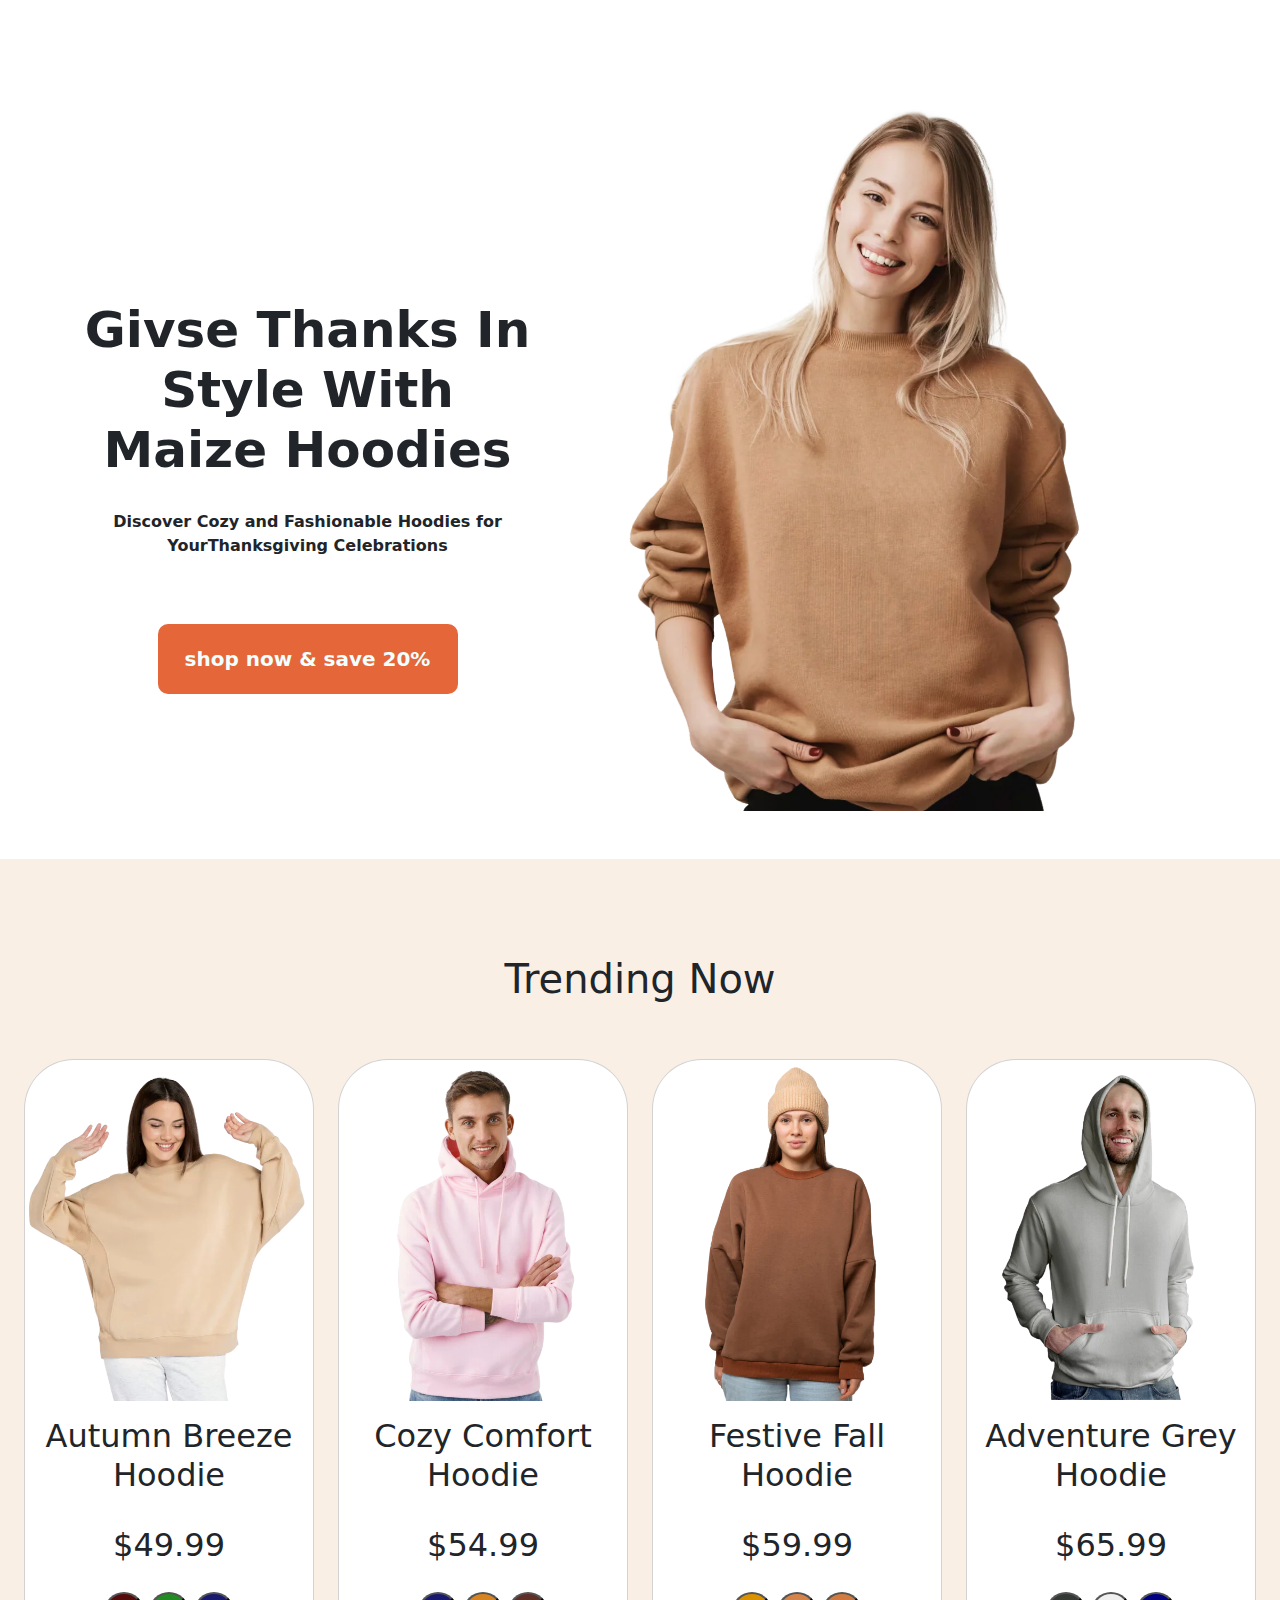
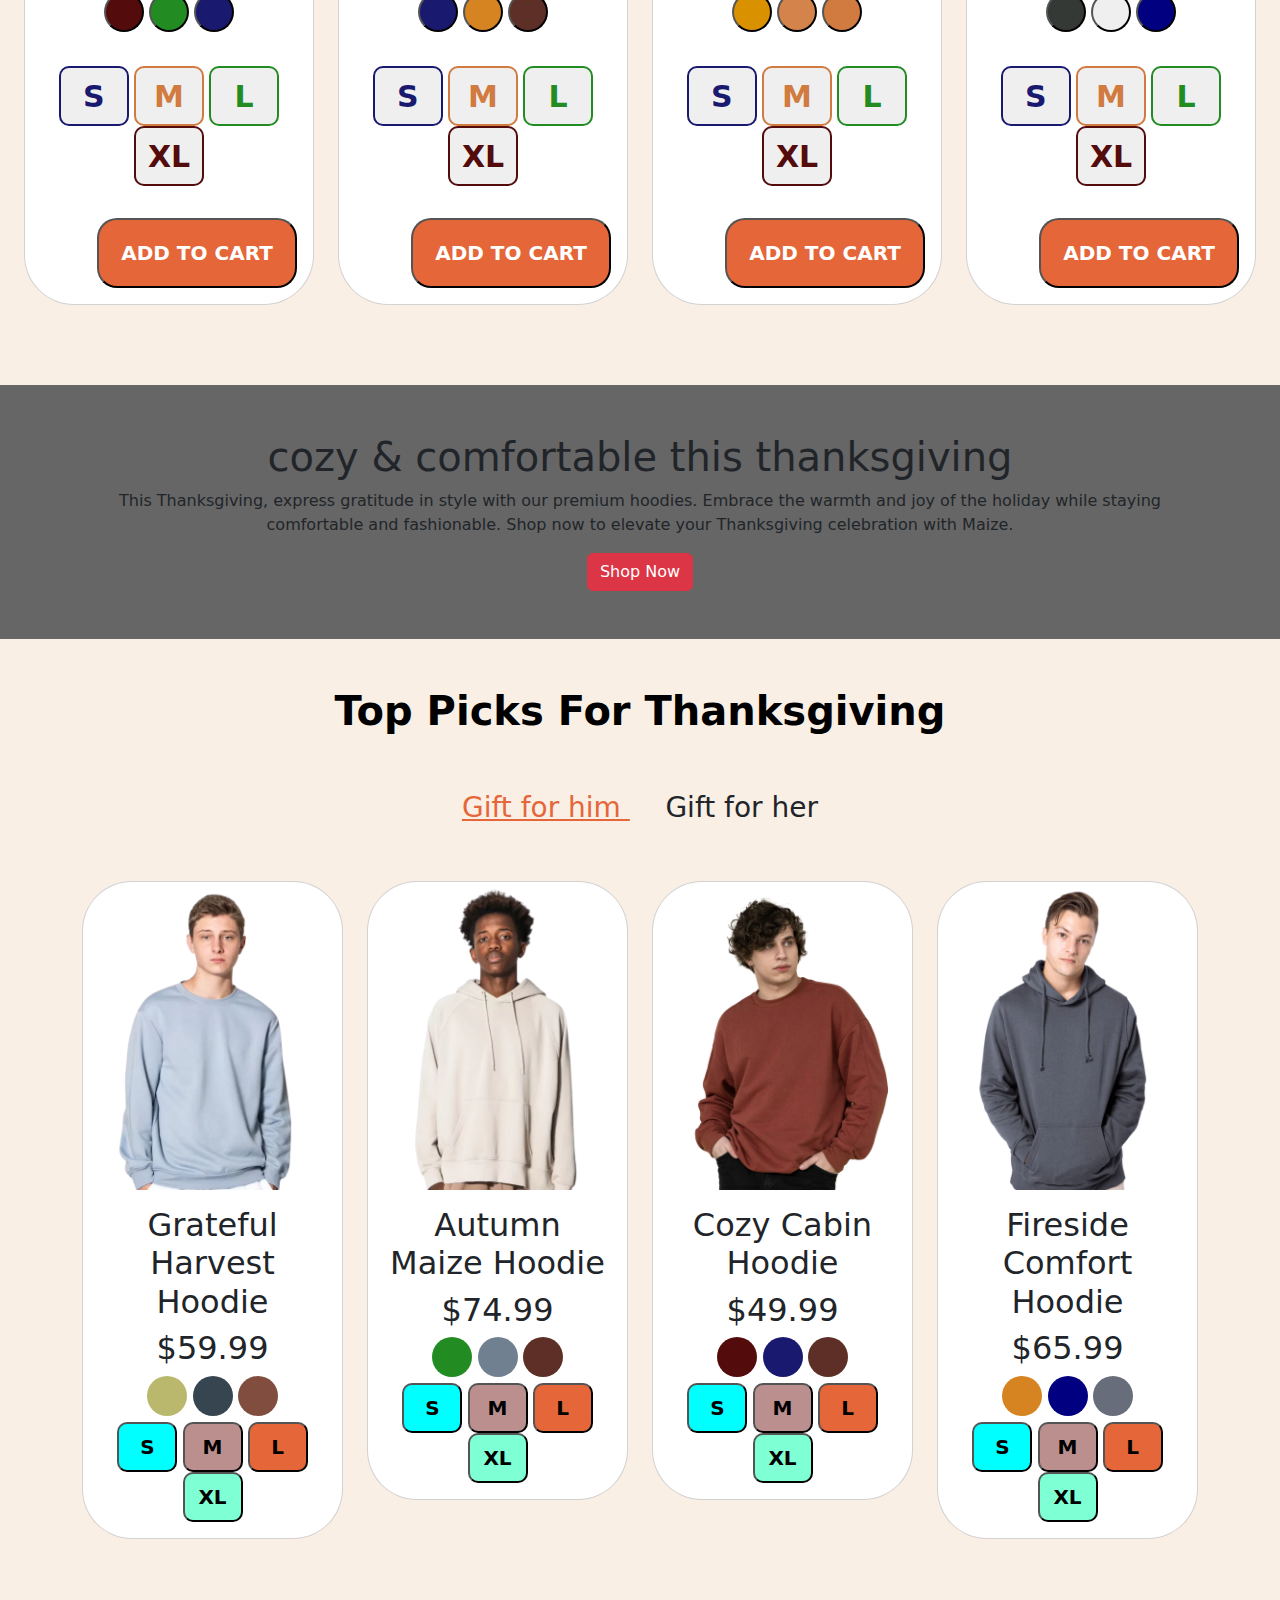
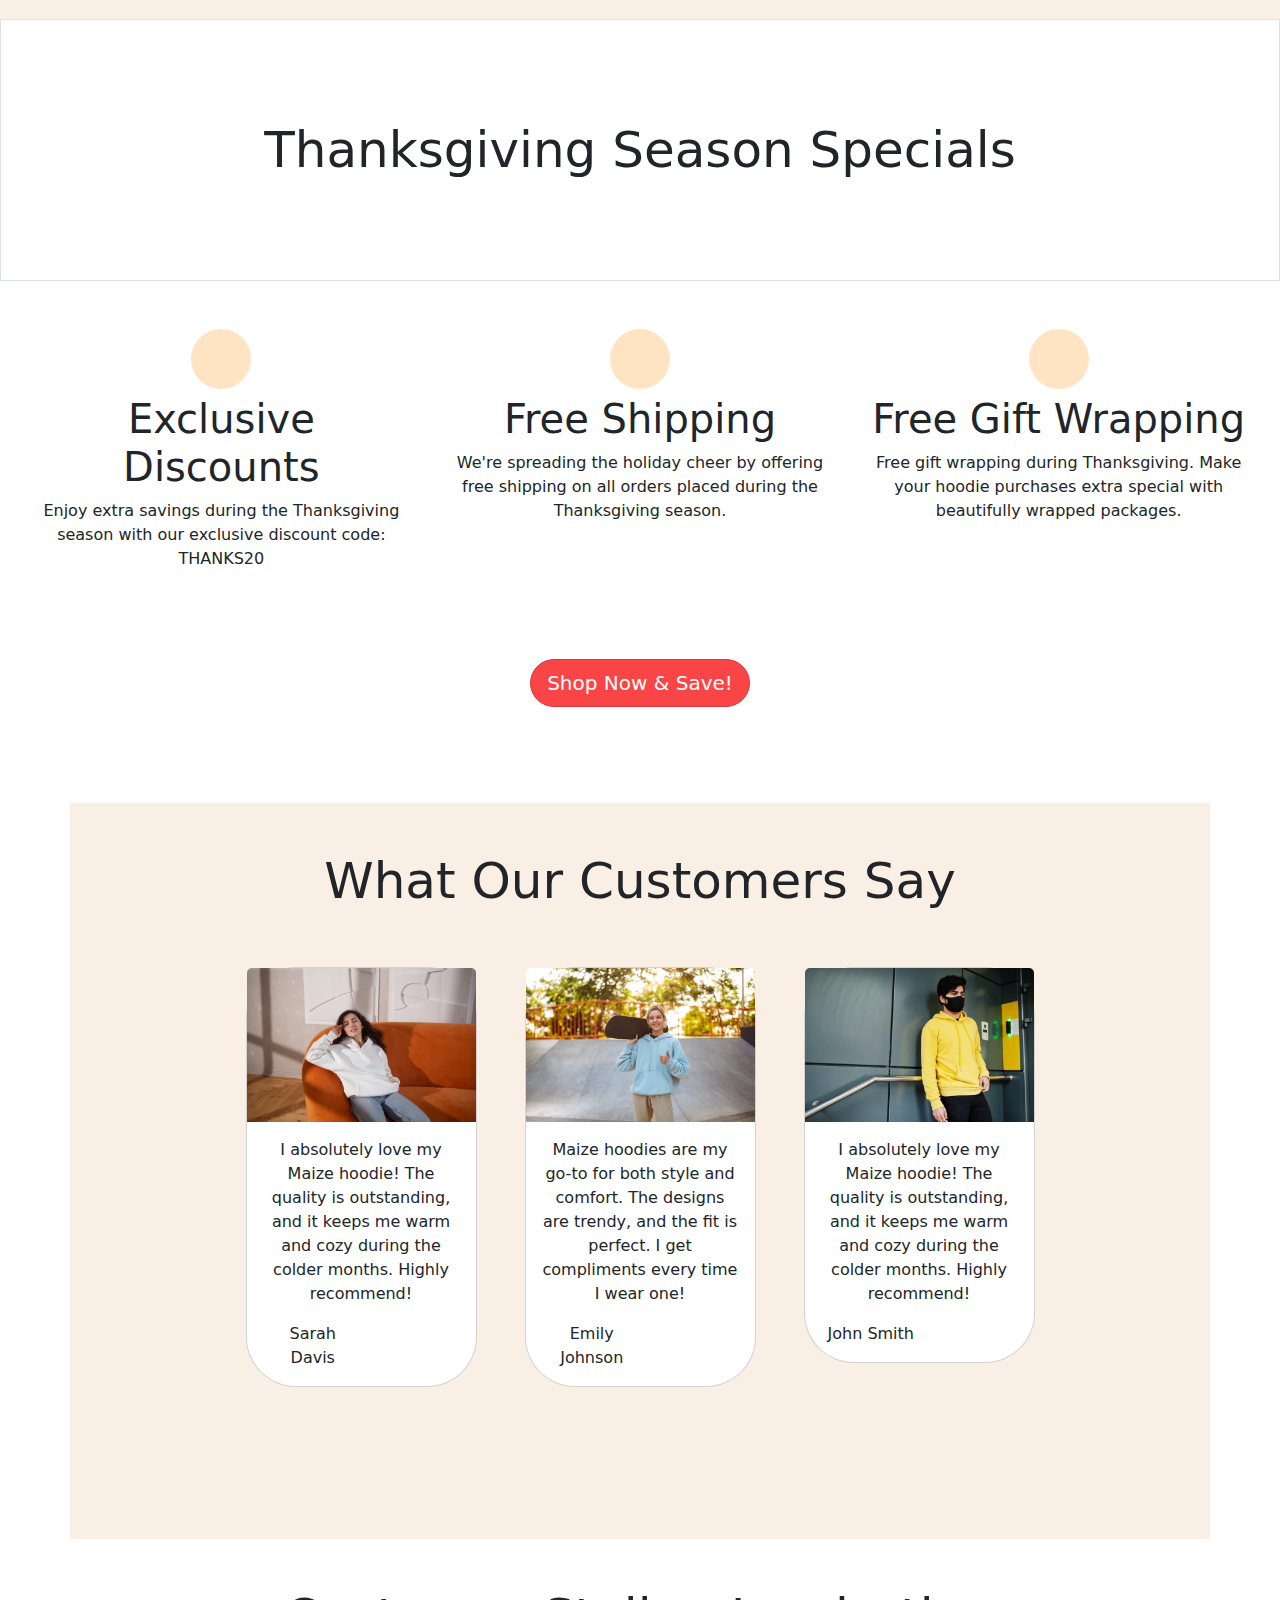
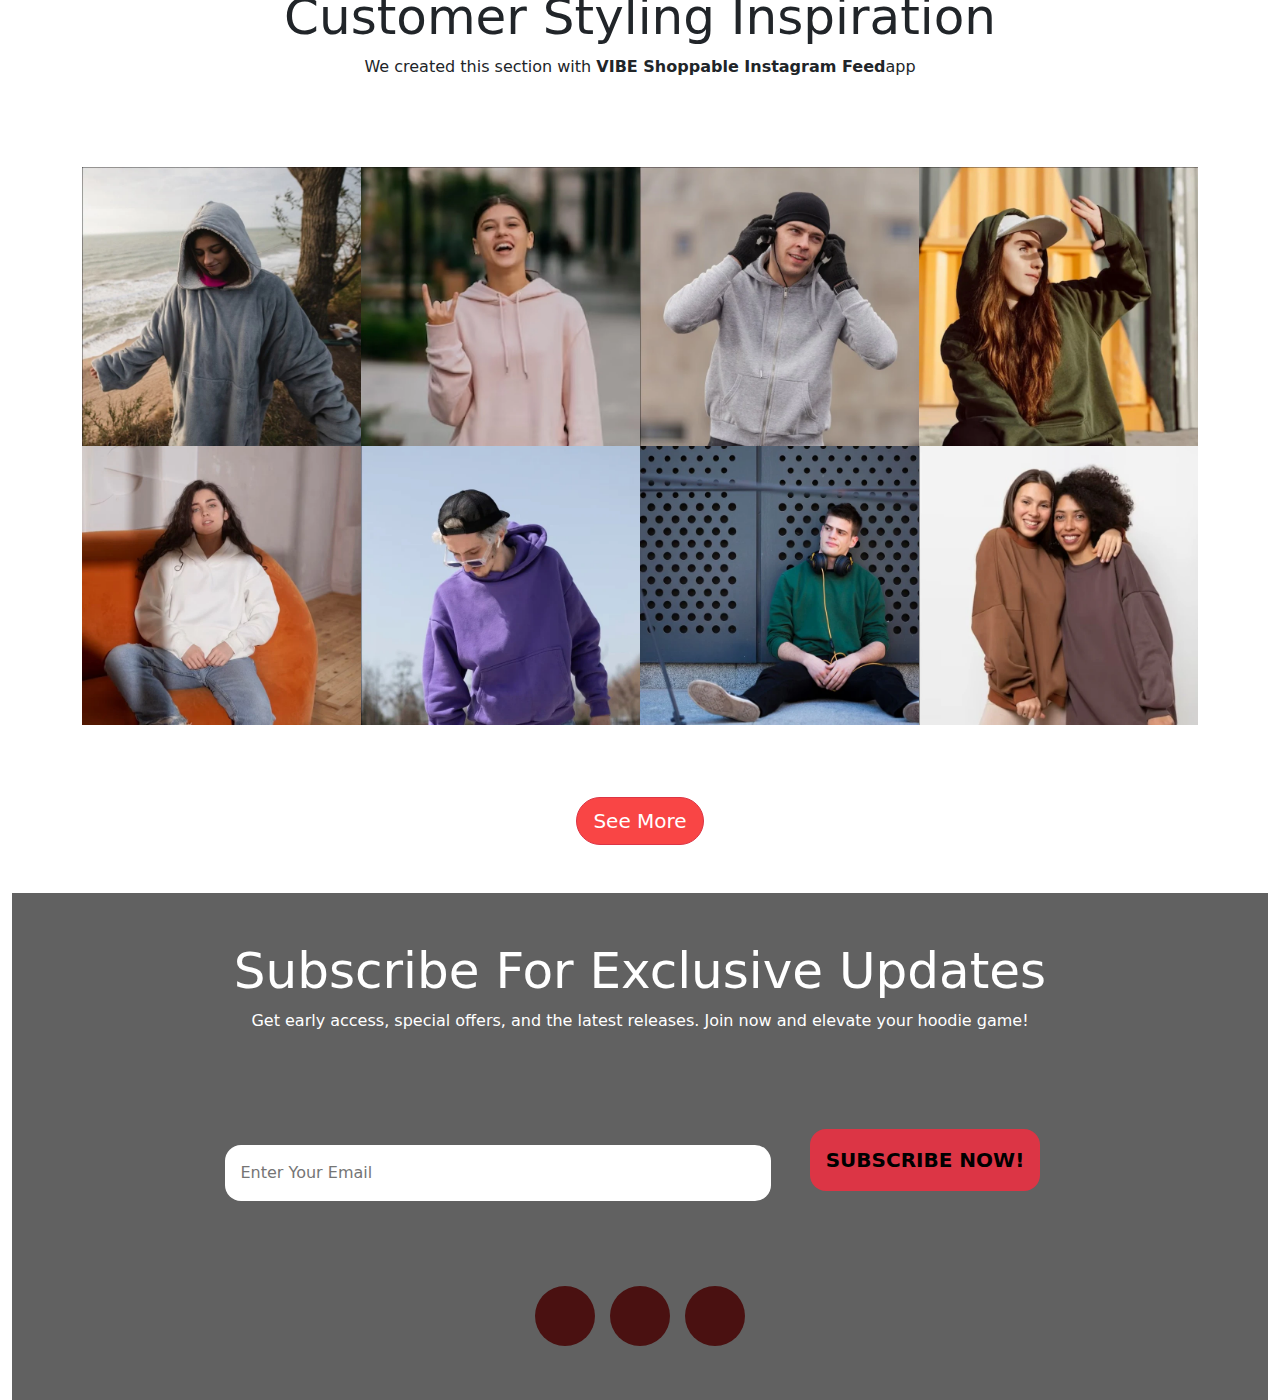
<file: Dilkhush/Shopy Project/Templateproject.html>
<!DOCTYPE html>
<html lang="en">

<head>
    <meta charset="UTF-8">
    <meta name="viewport" content="width=device-width, initial-scale=1.0">
    <title>shopy project</title>
    <link href="https://cdn.jsdelivr.net/npm/bootstrap@5.3.3/dist/css/bootstrap.min.css" rel="stylesheet"
        integrity="sha384-QWTKZyjpPEjISv5WaRU9OFeRpok6YctnYmDr5pNlyT2bRjXh0JMhjY6hW+ALEwIH" crossorigin="anonymous">

    <link rel="stylesheet" href="https://cdnjs.cloudflare.com/ajax/libs/font-awesome/6.6.0/css/all.min.css"
        integrity="sha512-Kc323vGBEqzTmouAECnVceyQqyqdsSiqLQISBL29aUW4U/M7pSPA/gEUZQqv1cwx4OnYxTxve5UMg5GT6L4JJg=="
        crossorigin="anonymous" referrerpolicy="no-referrer" />


    <link rel="stylesheet" href="TemplateProject.css">

</head>

<body>
    <!-- ******** Heading ******* -->
    <div class="container">
        <div class="row d-flex justify-content-center align-item-center">
            <div class="col-lg-5 col-md-7 col-12 text-center ">
                <div class="text1">
                    <h1>Givse Thanks In Style With Maize Hoodies</h1>
                    <p>Discover Cozy and Fashionable Hoodies for YourThanksgiving Celebrations</p>
                    <button type="button" class="btn">shop now & save 20%</button>
                </div>

            </div>

            <div class="col-lg-7 col-md-5 col-12">
                <div style="margin-top: 80px;">
                    <img src="Hodies image 1111111111.webp" class="img-fluid" alt="...">
                </div>
            </div>
        </div>

    </div>

    <div class="secondpart ">
        <div class="container-fluid">
            <div class="row mt-5">
                <div class="col-lg-12 col-md-12 col-12 mt-5 ">
                    <h1 class="text-center mt-5 ">Trending Now </h1>
                </div>
            </div>
            <div class="row m-0 d-flex justify-content-center mt-5 ">

                <!-- ************ card 1 ********  -->

                <div class="col-lg-3 col-md-6 col-12 ">
                    <div class="card">
                        <div class="img1">
                            <img src="Autumn image2222222.webp" class="img-fluid" alt="...">
                        </div>
                        <div class="card-body">
                            <h2 class="text-center">Autumn Breeze Hoodie</h2>
                            <h2 class="text-center pt-4">$49.99</h2>
                            <div class="buttoncolor">
                                <button class="color1"></button>
                                <button class="color2"></button>
                                <button class="color3"></button>
                                <br>
                                <button class="s ">S</button>
                                <button class="m ">M</button>
                                <button class="l ">L</button>
                                <button class="xl">XL</button>
                            </div>
                        </div>
                        <div class="d-grid gap-2 col-6 mx-auto ">
                            <button class="btncart  my-3" type="button">ADD TO CART</button>
                        </div>
                    </div>
                </div>
                <!-- ********** card 2 *********** -->

                <div class=" col-lg-3 col-md-6 col-12">
                    <div class="card">
                        <div class="img2">
                            <img src="Cozy comfort3333333.webp" class="img-fluid" alt="...">
                        </div>
                        <div class="card-body">
                            <h2 class="text-center">Cozy Comfort Hoodie</h2>
                            <h2 class="text-center pt-4">$54.99</h2>
                            <div class="buttoncolor">
                                <button class="color4"></button>
                                <button class="color5"></button>
                                <button class="color6"></button>
                                <br>
                                <button class="s">S</button>
                                <button class="m">M</button>
                                <button class="l">L</button>
                                <button class="xl">XL</button>
                            </div>
                        </div>
                        <div class="d-grid gap-2 col-6 mx-auto">
                            <button class="btncart my-3" type="button">ADD TO CART</button>
                        </div>
                    </div>

                </div>

                <!-- ********** card 3 ********** -->

                <div class="col-lg-3 col-md-6 col-12">
                    <div class="card">
                        <div class="img3">
                            <img src="Festive fall33333333.webp" class="img-fluid" alt="...">
                        </div>
                        <div class="card-body">
                            <h2 class="text-center">Festive Fall Hoodie</h2>
                            <h2 class="text-center pt-4 ">$59.99</h2>

                            <div class="buttoncolor">
                                <button class="color7"></button>
                                <button class="color8"></button>
                                <button class="color9"></button>
                                <br>
                                <button class="s">S</button>
                                <button class="m">M</button>
                                <button class="l">L</button>
                                <button class="xl">XL</button>
                            </div>
                        </div>
                        <div class="d-grid gap-2 col-6 mx-auto">
                            <button class="btncart my-3" type="button">ADD TO CART</button>
                        </div>
                    </div>
                </div>
                <!-- ******** card 4 ********** -->

                <div class="col-lg-3 col-md-6 col-12">
                    <div class="card">
                        <div class="img4">
                            <img src="Adventure 444444444444.webp" class="img-fluid" alt="...">
                        </div>
                        <div class="card-body">
                            <h2 class="text-center">Adventure Grey Hoodie</h2>
                            <h2 class="text-center pt-4">$65.99</h2>

                            <div class="buttoncolor">
                                <button class="color10"></button>
                                <button class="color11"></button>
                                <button class="color12"></button>
                                <br>
                                <button class="s">S</button>
                                <button class="m">M</button>
                                <button class="l">L</button>
                                <button class="xl">XL</button>
                            </div>

                        </div>
                        <div class="d-grid gap-2 col-6 mx-auto">
                            <button class=" btncart my-3" type="button">ADD TO CART</button>
                        </div>
                    </div>
                </div>

            </div>
        </div>
    </div>


    <!-- *********** Heading 2************ -->

    <div class="thirdpart ">
        <div class="container">
            <div class="row ">
                <div class="col-lg-12 col-md-12 col-12 mt-5 text-center text-bold">
                    <h1>cozy & comfortable this thanksgiving</h1>
                    <p class="fw-4">This Thanksgiving, express gratitude in style with our premium hoodies. Embrace the
                        warmth and joy of
                        the holiday while staying comfortable and fashionable. Shop now to elevate your Thanksgiving
                        celebration with Maize.</p>
                    <button class="btn btn-danger mb-5 " type="submit">Shop Now</button>

                </div>

            </div>
        </div>

    </div>

    <!-- ********** Heading 3************* -->
    <div style="background-color: #F9EFE5;" class="container-fluid">
        <div class="container">
            <div class="row">
                <div class="col-lg-12 col-md-12 col-12 ">
                    <h1 class="text-center mt-5 text-black  fw-bolder ">Top Picks For Thanksgiving</h1>
                </div>
                <h3 class="text-center mt-5 "><u style="color:#E56639;">Gift for him </u>&nbsp; &nbsp; Gift for her</h3>

            </div>
        </div>

        <!-- ********** image card secondpart ************ -->

        <div class="container colors1">
            <div class="row mt-5 ">

                <div class="col-lg-3 col-md-6 col-12">
                    <div class="card">
                        <img src="Grateful img.............11111.webp" alt="">
                        <div class="card-body">
                            <h2>Grateful Harvest Hoodie</h2>
                            <h2>$59.99</h2>
                            <button style="background-color: #BAB86C;"></button>
                            <button style="background-color: #36454F;"></button>
                            <button style="background-color: #814D3F;"></button><br>
                            <input style="background-color: aqua;" type="button" value="S">
                            <input style="background-color: rosybrown;" type="button" value="M">
                            <input style="background-color: #E56639;" type="button" value="L">
                            <input style="background-color: aquamarine;" type="button" value="XL">
                            
                        </div>
                    </div>

                </div>


                <div class="col-lg-3 col-md-6 col-12">
                    <div class="card">
                        <img src="Autumn Maize22222222.webp" alt="">
                        <div class="card-body">
                            <h2>Autumn Maize Hoodie</h2>
                            <h2>$74.99</h2>
                            <button style="background-color: #228B22;"></button>
                            <button style="background-color: #708090;"></button>
                            <button style="background-color: #5E2F26;"></button><br>
                            <input style="background-color: aqua;" type="button" value="S">
                            <input style="background-color: rosybrown;" type="button" value="M">
                            <input style="background-color: #E56639;" type="button" value="L">
                            <input style="background-color: aquamarine;" type="button" value="XL">
                            
                        </div>
                    </div>
                </div>


                <div class="col-lg-3 col-md-6 col-12">
                    <div class="card">
                        <img src="Cozy Cabin33333333.webp" alt="">
                        <div class="card-body">
                            <h2>Cozy Cabin Hoodie</h2>
                            <h2>$49.99</h2>
                            <button style="background-color: #540B0C;"></button>
                            <button style="background-color: #191970;"></button>
                            <button style="background-color: #5E2F26;"></button><br>
                            <input style="background-color: aqua;" type="button" value="S">
                            <input style="background-color: rosybrown;" type="button" value="M">
                            <input style="background-color: #E56639;" type="button" value="L">
                            <input style="background-color: aquamarine;" type="button" value="XL">

                        </div>
                    </div>
                </div>



                <div class="col-lg-3 col-md-6 col-12">
                    <div class="card">
                        <img src="Fireside444444.webp" alt="">
                        <div class="card-body">
                            <h2>Fireside Comfort Hoodie</h2>
                            <h2>$65.99</h2>
                            <button style="background-color: #D58421;"></button>
                            <button style="background-color: #000080;"></button>
                            <button style="background-color: #686D7B;"></button><br>
                            <input style="background-color: aqua;" type="button" value="S">
                            <input style="background-color: rosybrown;" type="button" value="M">
                            <input style="background-color: #E56639;" type="button" value="L">
                            <input style="background-color: aquamarine;" type="button" value="XL">

                        </div>
                    </div>
                </div>


            </div>
        </div>
    </div>

    <div class="container-fluid text-center bg-white firstcrd">
        <div class="row justify-content-center">
            <div class="col-lg-12 col-md-12 col-sm-12 border border-buttom">

                <div style="margin-top: 100px; margin-bottom: 100px;">
                    <h1 style="font-size: 50px;">Thanksgiving Season Specials</h1>

                    </di>

                </div>

            </div>
        </div><br><br>
        <!-- ............................................................................................................................... -->




        <div class="container-fluid text-center bg-white">
            <div class="row justify-content-center design">
                <div class="col-lg-4 col-md-4 col-sm-12">
                    <button><i class="fa-solid fa-tag"></i></button>
                    <h1>Exclusive Discounts</h1>
                    <p>Enjoy extra savings during the Thanksgiving season with our exclusive discount code: THANKS20</p>
                </div>
                <div class="col-lg-4 col-md-4 col-sm-12 ">
                    <button><i class="fa-solid fa-truck-fast"></i></button>
                    <h1>Free Shipping</h1>
                    <p>We're spreading the holiday cheer by
                        offering free shipping on all orders placed during the
                        Thanksgiving season.</p>
                </div>
                <div class="col-lg-4 col-md-4 col-sm-12">
                    <button><i class="fa-solid fa-gift"></i></button>
                    <h1></i>Free Gift Wrapping</h1>
                    <p>Free gift wrapping during Thanksgiving. Make your hoodie purchases extra special with beautifully
                        wrapped packages.</p>
                </div>
            </div> <br><br><br>

            <div class="badlyadv">
                <button type="button" class="btn btn-danger btn-lg">Shop Now & Save!</button>
            </div>

            <br><br><br>
        </div><br>

        <!-- ...................................new card................................................... -->
        <div style="background-color: #F9EFE5;" class="container">
            <div class="container-fluid nwcd">
                <div class="row justify-content-center">

                    <div class="col-12 mt-5 text-center">

                        <h1 style="font-size: 50px;">What Our Customers Say</h1>
                    </div>

                </div><br><br>

                <div class="container">
                    <div class="row justify-content-center g-5">
                        <div class="col-lg-3 col-md-6 col-sm-12">
                            <div class="card">
                                <img src="crd-1.webp" class="card-img-top" alt="...">
                                <div class="card-body">
                                    <p class="card-text">I absolutely love my Maize hoodie! The quality is outstanding,
                                        and
                                        it
                                        keeps
                                        me warm and cozy during the colder months. Highly recommend!</p>
                                </div>
                                <div class="row justify-content-center ms-2 ">
                                    <div class="col-lg-6 col-sm-6 col-6">
                                        <p>Sarah Davis</p>
                                    </div>
                                    <div class="col-lg-6 col-sm-6 col-6">
                                        <i class="fa-solid fa-star text-danger"></i>
                                        <i class="fa-solid fa-star text-danger"></i>
                                        <i class="fa-solid fa-star text-danger"></i>
                                        <i class="fa-solid fa-star text-danger"></i>
                                        <i class="fa-solid fa-star text-danger"></i>
                                    </div>
                                </div>
                            </div>
                        </div>
                        <div class="col-lg-3 col-md-6 col-sm-12">
                            <div class="card">
                                <img src="crd-2.webp" class="card-img-top" alt="...">
                                <div class="card-body">
                                    <p class="card-text">Maize hoodies are my go-to for both style and comfort. The
                                        designs
                                        are
                                        trendy, and the fit is perfect. I get compliments every time I wear one!</p>
                                </div>
                                <div class="row justify-content-center ms-2">
                                    <div class="col-lg-6 col-sm-6 col-6">
                                        <p>Emily Johnson</p>
                                    </div>
                                    <div class="col-lg-6 col-sm-6 col-6">
                                        <i class="fa-solid fa-star text-danger"></i>
                                        <i class="fa-solid fa-star text-danger"></i>
                                        <i class="fa-solid fa-star text-danger"></i>
                                        <i class="fa-solid fa-star text-danger"></i>
                                        <i class="fa-solid fa-star text-danger"></i>
                                    </div>
                                </div>
                            </div>
                        </div>
                        <div class="col-lg-3 col-md-6 col-sm-12">
                            <div class="card">
                                <img src="crd-3.webp" class="card-img-top" alt="...">
                                <div class="card-body">

                                    <p class="card-text">I absolutely love my Maize hoodie! The quality is outstanding,
                                        and
                                        it
                                        keeps
                                        me warm and cozy during the colder months. Highly recommend!</p>
                                </div>
                                <div class="row justify-content-center ms-2">
                                    <div class="col-lg-6 col-sm-6 col-6">
                                        <p>John Smith</p>
                                    </div>
                                    <div class="col-lg-6 col-sm-6 col-6">
                                        <i class="fa-solid fa-star text-danger"></i>
                                        <i class="fa-solid fa-star text-danger"></i>
                                        <i class="fa-solid fa-star text-danger"></i>
                                        <i class="fa-solid fa-star text-danger"></i>
                                        <i class="fa-solid fa-star text-danger"></i>
                                    </div>
                                </div>

                            </div>
                        </div>
                    </div>
                </div><br><br>

            </div><br>
        </div>



        <!-- ....................................Heading-5..................................................... -->

        <div class="container-fluid bg-white">
            <div class="row justify-content-center">

                <div class="col-12 mt-5 text-center">

                    <h1 style="font-size: 50px;">Customer Styling Inspiration</h1>
                    <p>We created this section with <b>
                            VIBE Shoppable Instagram Feed</b>app </p>

                </div>

            </div><br><br><br>

            <div class="container">
                <div class="row g-0">
                    <div class="col-lg-3 col-sm-6 col-12"><img src="img1.webp" class="img-fluid" alt=""></div>
                    <div class="col-lg-3 col-sm-6 col-12"><img src="img2.webp" class="img-fluid" alt=""></div>
                    <div class="col-lg-3 col-sm-6 col-12"><img src="img3.webp" class="img-fluid" alt=""></div>
                    <div class="col-lg-3 col-sm-6 col-12"><img src="img4.webp" class="img-fluid" alt=""></div>
                    <div class="col-lg-3 col-sm-6 col-12"><img src="img5.webp" class="img-fluid" alt=""></div>
                    <div class="col-lg-3 col-sm-6 col-12"><img src="img6.webp" class="img-fluid" alt=""></div>
                    <div class="col-lg-3 col-sm-6 col-12"><img src="img7.webp" class="img-fluid" alt=""></div>
                    <div class="col-lg-3 col-sm-6 col-12"><img src="img8.webp" class="img-fluid" alt=""></div>

                </div>
            </div>
            <br><br><br>
            <div class="text-center badlyadv">
                <button type="button" class="btn btn-danger btn-lg">See More</button>
            </div>
        </div><br><br>

        <!-- ......................................................................................................................... -->


        <div class="container-fluid vbydv">
            <div class="row justify-content-center">

                <div class="col-12 mt-5 text-center">

                    <h1 style="font-size: 50px;">Subscribe For Exclusive Updates</h1>
                    <p>Get early access, special offers, and the latest releases. Join now and elevate your hoodie game!
                    </p>

                </div>

            </div><br><br><br>

            <div class="container-fluid">
                <div class="container Sub">
                    <div class="row pb-5 justify-content-center mt-2">
                        <div class="col-lg-6 col-md-6 col-sm-6 text-center pb-4 pt-3">
                            <input class="w-100 p-3 rounded-4 border-0" type="text" placeholder="Enter Your Email">
                        </div>
                        <div class="col-lg-3 col-md-4 col-sm-12 text-center subbutt">
                            <button class="p-3 rounded-4 w-90  bg-danger border-0 fs-5"><b>SUBSCRIBE NOW!</b></button>
                        </div>
                    </div>
                </div>
                <div class="text-center justify-content-center logo1 mt-2">
                    <button><i class="fa-brands fa-facebook"></i></button>
                    <button> <i class="fa-brands fa-instagram"></i></button>
                    <button> <i class="fa-brands fa-twitter"></i></button>
                </div><br><br>

            </div>

        </div>












        <script src="https://cdn.jsdelivr.net/npm/bootstrap@5.3.3/dist/js/bootstrap.bundle.min.js"
            integrity="sha384-YvpcrYf0tY3lHB60NNkmXc5s9fDVZLESaAA55NDzOxhy9GkcIdslK1eN7N6jIeHz"
            crossorigin="anonymous"></script>

</body>

</html>
</file>
<file: Chaman-shopy/index.css>
.txt1 p {
    font-size: 45px;
    font-family: 'Times New Roman', Times, serif;
  }
  
  .txt1 {
    margin-top: 180px;
  }
  
  .btn1 button {
    background-color: rgb(226, 113, 113);
  }
  
  .btn1 {
    margin-top: 60px;
  }
  
 
  .colors button {
    border-radius: 50%;
    padding: 17px;
    margin: 8px;
    border: none;
  }
  
  .colors input {
    padding: 10px;
    border: 2px solid black;
    border-radius: 10px;
    padding-left: 10px;
  }
  
  .btn-btn-danger {
    background-color: orange;
  }
  
  .txt3 h1 {
    font-size: 50px;
    font-family: 'Franklin Gothic Medium', 'Arial Narrow';
  }
  
  .txt3 button {
    height: 50px;
    width: 150px;
    margin-top: 40px;
    background-color: orange;
    border-radius: 20px;
    border: none;
  }
  
  .txt3 h5 {
    margin-top: 70px;
    color: red;
  }
  
  .txt4 h1 {
    font-size: 50px;
    font-family: 'Franklin Gothic Medium', 'Arial Narrow';
    margin-top: 150px;
  }
  
  .txt4 hr {
    margin-top: 170px;
  }
  
  .btn8 button {
    border-radius: 50px;
    background-color: bisque;
    color: red;
    height: 60px;
    width: 60px;
    font-size: 30px;
    border: none;
  }
  
  .design {
    margin-top: 80px;
  }
  
  .botn {
    margin-top: 120px;
  }
  
  .botn button {
    background-color: orange;
    border: solid black;
  }
  
  .txt10 h1 {
    font-size: 50px;
    font-family: 'Franklin Gothic Medium', 'Arial Narrow';
    text-align: center;
    margin-top: 100px;
  }
  
  .clr {
    background-color: blanchedalmond;
  }
  
  .bgcolor {
    background-color: blanchedalmond;
  }
  
  .checked {
    color: orangered;
  }
  .SEE button{
    background-color:darkorange;
    border: solid black;
  }
  .txt5 h1 {
    font-size: 50px;
    font-family: 'Times New Roman', Times, serif;
    margin-top: 150px;
  }
  .login{
    /* background-color:grey; */
    margin-top: 70px;
    color: white;
  }
  .placed{
    background-color: grey;
  }
  .font-awesome{
    height: 50px;
    width: 50px;
    border-radius: 20px;
    border: 0;
    background-color: rgb(51, 42, 42);
    color: white;
    font-size: 25px;
  }
  .font-awesome2{
    height: 50px;
    width: 50px;
    border-radius: 20px;
    border: 0;
    background-color: rgb(51, 42, 42);
    color: white;
    font-size: 25px;
  }
  .font-awesome3{
    height: 50px;
    width: 50px;
    border-radius: 20px;
    border: 0;
    background-color: rgb(51, 42, 42);
    color: white;
    font-size: 25px;
    
  }
</file>
<file: maize thanksgiving-projuct/maize.css>
.button-xy{
    background-color: rgb(241, 152, 152);
    width: 200px;
    border-radius: 20px;
    padding: 8px;

}
.boxx-1{
    background-color: rgb(179, 120, 114);

    
}
.boxx-2{
    background-color:#F9EFE5;
}
.boxx-3{
    background-color: white;
}
.boxx-6{
    background-color: aliceblue;
}
.pabb{
    background-color: sandybrown;border-radius: 10px;padding: 10px;
}
.pabb:hover{
    background-color: white;
    color: rgb(0, 0, 0);
    border: 1px solid sandybrown;
    transition-duration: 2s;
    transition-timing-function: steps(5);
}
.crtt:hover{
    background-color: white;
    color: rgb(20, 9, 9);
    border: 1px solid sandybrown ;
    transition-duration: 2s;
    transition-timing-function: steps(5);
}
.crtt{
    background-color: sandybrown;border-radius: 10px;padding: 20px;width: 150px;

}
.tamtam{
    background-color:sandybrown;padding: 10px;
}
.tamtam :hover{
    background-color: white;
    color: rgb(20, 9, 9);
    border: 1px solid sandybrown ;
    transition-duration: 2s;
    transition-timing-function: steps(5);

}
.comptt{
    background-color: sandybrown;border-radius: 10px;padding: 20px;width: 150px;

}
.comptt :hover{
    background-color: white;
    color: rgb(20, 9, 9);
    border: 1px solid sandybrown;
    transition-duration: 2s;
    transition-timing-function: steps(5);

}
.druuuu{
    background-color: salmon; padding: 20px; color: white;
}
.druuuu :hover{
    background-color: white;
    color: rgb(20, 9, 9);
    border: 1px solid sandybrown;
    
}
.butxzy{
    width: 50px;
    padding-left: 15px;
    
}
.sapna{
    width: 20px;
    padding-left: 15px;
}
.apple{
    width: 5px;
    padding-left: 15px;
}
.boll{
    width: 20px;
    padding-left: 15px;
}
.cat{
    width: 20px;
    padding-left: 15px;
}
.butt-x{
    width: 20px;
    padding-left: 15px;

}
.tsss{
    width: 20px;
    padding-left: 15px;
}
.zzzz{
    width: 20px;
    padding-left: 15px;
}
</file>
<file: shopping complex/shopping.css>
.txt1 p {
  font-size: 45px;
  font-family: 'Times New Roman', Times, serif;
}

.txt1 {
  margin-top: 180px;
}

.btn1 button {
  background-color: orange;
}

.btn1 {
  margin-top: 60px;
}

/* .txt2 p{
    font-size: 50px;
} */
.colors button {
  border-radius: 50%;
  padding: 17px;
  margin: 8px;
  border: none;
}

.colors input {
  padding: 10px;
  border: 2px solid black;
  border-radius: 10px;
  padding-left: 10px;
}

.btn-btn-danger {
  background-color: orange;
}

.txt3 h1 {
  font-size: 50px;
  font-family: 'Times New Roman', Times, serif;
}

.txt3 button {
  height: 50px;
  width: 150px;
  margin-top: 40px;
  background-color: orange;
  border-radius: 20px;
  border: none;
}

.txt3 h5 {
  margin-top: 70px;
  color: red;
}

.txt4 h1 {
  font-size: 50px;
  font-family: 'Times New Roman', Times, serif;
  margin-top: 150px;
}

.txt4 hr {
  margin-top: 170px;
}

.btn8 button {
  border-radius: 50px;
  background-color: bisque;
  color: red;
  height: 60px;
  width: 60px;
  font-size: 30px;
  border: none;
}

.design {
  margin-top: 80px;
}

.botn {
  margin-top: 120px;
}

.botn button {
  background-color: orange;
  border:none;
}

.txt10 h1 {
  font-size: 50px;
  font-family: 'Times New Roman', Times, serif;
  text-align: center;
  margin-top: 100px;
}

.clr {
  background-color: blanchedalmond;
}

.bgcolor {
  background-color: blanchedalmond;
}

.checked {
  color: orangered;
}
.SEE button{
  background-color:darkorange;
  border:none;
}
.txt5 h1 {
  font-size: 50px;
  font-family: 'Times New Roman', Times, serif;
  margin-top: 150px;
}
.login{
  /* background-color:grey; */
  margin-top: 70px;
  color: white;
}
.placed{
  background-color: grey;
}
.logo1 button{
  border-radius: 50px;
  background-color:black;
  color: white;
  height: 60px;
  width: 60px;
  font-size: 30px;
  border: none; 
}
.colors button:hover {
  background-color: white;
  color: orangered;
  border:solid black;
}
.colors input:hover {
  background-color: orangered;
}
.Sub button:hover {
background-color: white;
color: black;
border:solid orangered;
}
.txt3 button:hover {
  background-color: white;
  color: black;
  border: solid orangered;
}
</file>
<file: T3_vishal/trending.css>
.btn1 button {
    background-color: orangered;
    border-radius: 25px;
}

.txt {
    margin-top: 200px;


}



.tg {
    background-color: antiquewhite;
}

.colorss {
    background-color: #f9efe5;
 

}

.colorss button {
    border-radius: 50%;
    padding: 10px;
    margin: 2px;
    border: none;
}

.colorss input {
    padding: 10px;
    border: 2px solid aqua;
    border-radius: 10px;
    padding-left: 10px;
}

.colorss input:hover {
    transform: scale(1.5);
}

.btm {
    background-color: orangered;
    border-radius: 0%;
    padding: 0%;
    border: none;
}

.heading {

    color: white;
    background-color: rgb(97, 97, 97);

}

.heading button:hover {
    border: none;
    border: 2px solid black;
    border-radius: 30px;
    background-color: white;
    color: black;
    /* background-color: rgb(29, 142, 241); */
}

.design button {
    border-radius: 50px;
    background-color: bisque;
    color: red;
    height: 60px;
    width: 60px;
    font-size: 30px;
    border: none;
}

.nwcd {
    background-color: #f9efe5;
}

.badlyadv button:hover {
    border: none;
    border: 2px solid rgb(0, 225, 246);
    border-radius: 30px;
    background-color: white;
    color: rgb(204, 0, 0);
    /* background-color: rgb(29, 142, 241); */
}
.badlyadv button{
    background-color: rgb(249, 69, 69);
    border-radius: 25px;
    
}
.vbydv{
    color: white;
    background-color: rgb(97, 97, 97);

}

.logo1 button{
    border-radius: 50px;
    background-color:rgb(74, 17, 17);
    color: white;
    height: 60px;
    width: 60px;
    font-size: 30px;
    border: none;
   margin: 5px;
}
.Sub button:hover{
    background-color: white;
    color: rgb(255, 255, 255);
    border:solid rgb(23, 6, 0);
    }
    .firstcrd{
        border-radius: 25px;
    }
</file>
<file: Dilkhush/Shopy Project/TemplateProject.css>
.text1{
    /* padding-top: 180px; */
    margin-top: 300px;
    
}
.text1 h1 {
    font-size: 50px;
    font-weight: 700;
}

.text1 p {
    margin-top: 30px;
    font-weight: 600;
}

.text1 button {
    background-color: #E56639;
    height: 70px;
    width: 300px;
    border-radius: 10px;
    font-size: 20px;
    font-weight: bolder;
    margin-top: 50px;
    color: azure;
    

}
.secondpart{
    background-color: #F9EFE5;
}


.buttoncolor{
    text-align: center;
    padding-top: 20px;
    
}
.color1{

    width: 40px;
    height: 40px;
    border-radius: 30px;
    background-color:#540B0C ;
}
.color2{

    width: 40px;
    height: 40px;
    border-radius: 30px;
    background-color:#228B22 ;

}
.color3{
    width: 40px;
    height: 40px;
    border-radius: 30px;
    background-color:#191970 ;

}

.s{
    font-size: 30px;
    font-weight: bold;
    color: #191970;
    margin-top: 30px;
    height: 60px;
    width: 70px;
    border-radius: 10px;
    border: 2px solid;
}
.m{
    font-size: 30px;
    font-weight: bold;
    color: #D17B41;
    height: 60px;
    width: 70px; 
    border-radius: 10px;
    border: 2px solid;

}
.l{
    font-size: 30px;
    font-weight: bold;
   color: #228B22;
    height: 60px;
    width: 70px; 
    border-radius: 10px; 
    border: 2px solid;

}
.xl{
    font-size: 30px;
    font-weight: bold;
    color: #540B0C;
    height: 60px;
    width: 70px; 
    border-radius: 10px;
    border: 2px solid;

}

.color4{

    width: 40px;
    height: 40px;
    border-radius: 30px;
    background-color:#191970 ;
}
.color5{

    width: 40px;
    height: 40px;
    border-radius: 30px;
    background-color:#D58421 ;

}
.color6{
    width: 40px;
    height: 40px;
    border-radius: 30px;
    background-color:#5E2F26 ;

}

.color7{

    width: 40px;
    height: 40px;
    border-radius: 30px;
    background-color:#DA9100 ;
}
.color8{

    width: 40px;
    height: 40px;
    border-radius: 30px;
    background-color:#D4844B ;

}
.color9{
    width: 40px;
    height: 40px;
    border-radius: 30px;
    background-color:#D17B41 ;

}

.color10{

    width: 40px;
    height: 40px;
    border-radius: 30px;
    background-color:#353935;
}
.color11{

    width: 40px;
    height: 40px;
    border-radius: 30px;
    background-color:-#708090 ;

}
.color12{
    width: 40px;
    height: 40px;
    border-radius: 30px;
    background-color:#000080 ;

}
.card{
    border-radius: 50px;
    margin-bottom: 80px;
}
.thirdpart{
    background-color: #666666;
}
.btncart {
    justify-content: center;
    height: 70px;
    width: 200px;
    border-radius: 20px;
    font-size: 20px;
    font-weight: bold;
    background-color: #E56639;
    color: white;
}

.colors1{
text-align: center;

}

.colors1 button {
    width: 40px;
    height: 40px;
    border-radius: 30px;
   border: none;

 
}
.colors1 input{
   height: 50px;
   width: 60px;
   font-size: 20px;
    font-weight: bold;
    border-radius: 10px;

}



.design button {
    border-radius: 50px;
    background-color: bisque;
    color: red;
    height: 60px;
    width: 60px;
    font-size: 30px;
    border: none;
}

.nwcd {
    background-color: #f9efe5;
}

.badlyadv button:hover {
    border: none;
    border: 2px solid rgb(0, 225, 246);
    border-radius: 30px;
    background-color: white;
    color: rgb(204, 0, 0);
    /* background-color: rgb(29, 142, 241); */
}
.badlyadv button{
    background-color: rgb(249, 69, 69);
    border-radius: 25px;
    
}
.vbydv{
    color: white;
    background-color: rgb(97, 97, 97);

}

.logo1 button{
    border-radius: 50px;
    background-color:rgb(74, 17, 17);
    color: white;
    height: 60px;
    width: 60px;
    font-size: 30px;
    border: none;
   margin: 5px;
}
.Sub button:hover{
    background-color: white;
    color: rgb(255, 255, 255);
    border:solid rgb(23, 6, 0);
    }
    .firstcrd{
        border-radius: 25px;
    }
</file>
